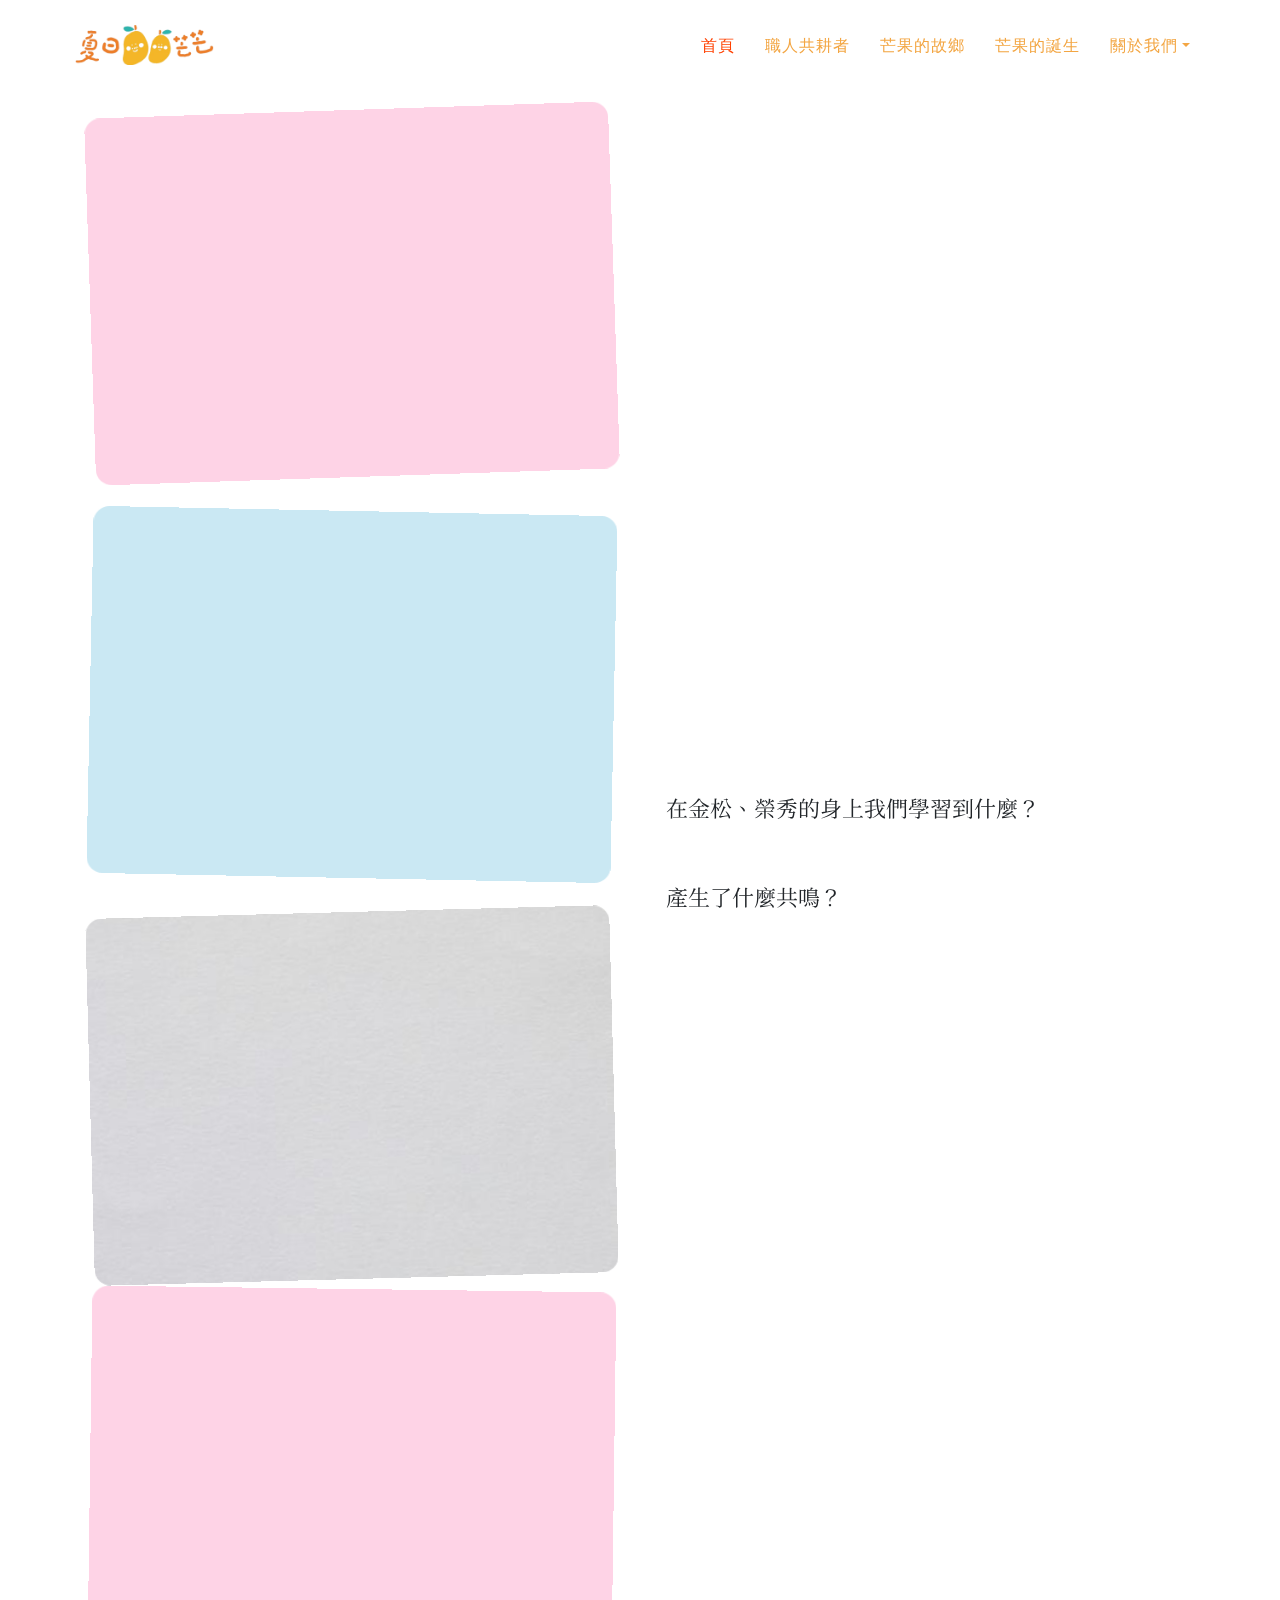
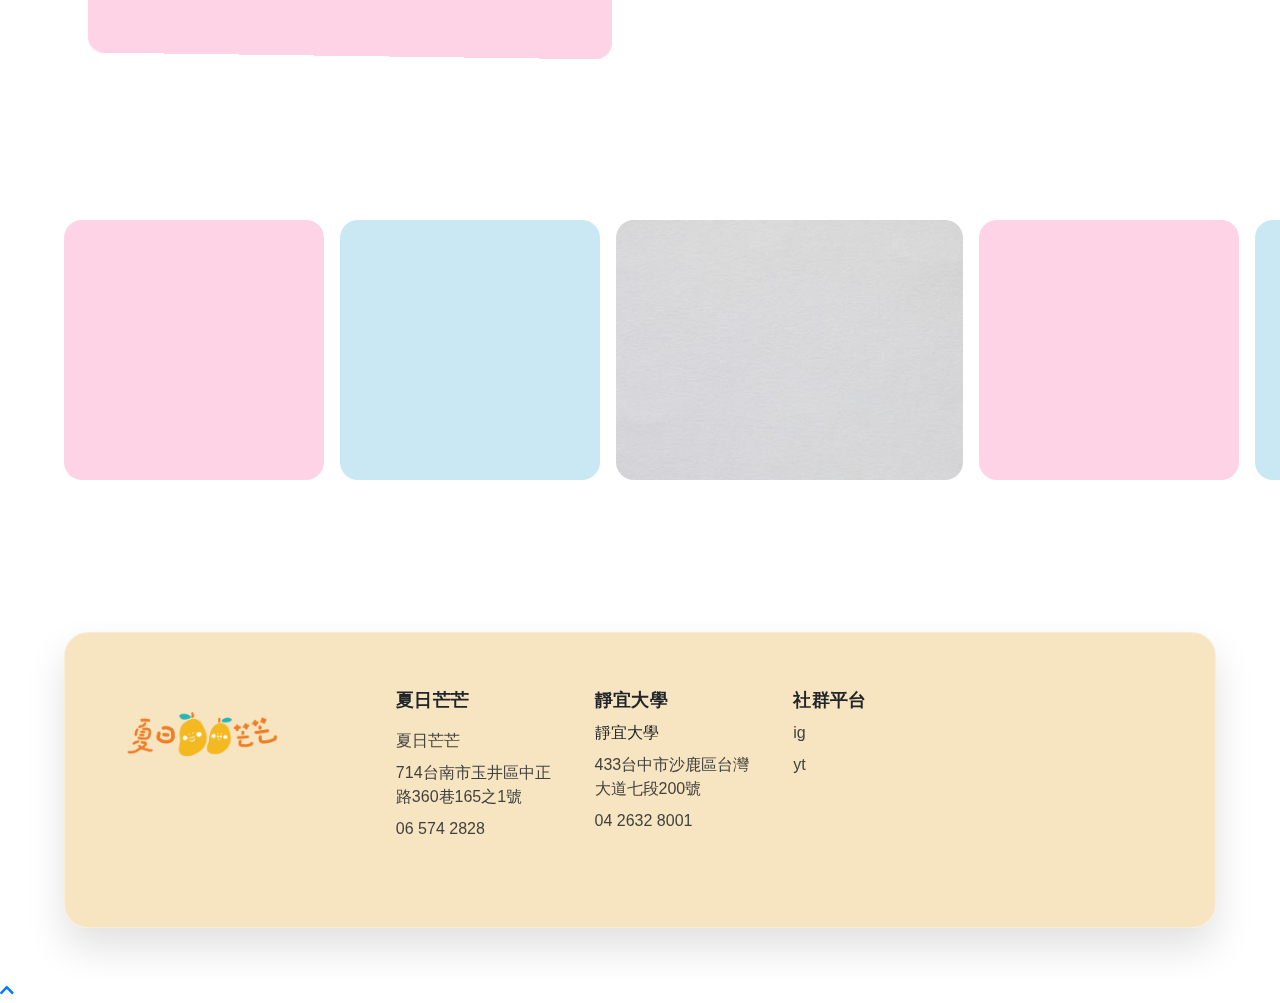
<file: say.html>
<!DOCTYPE html>
<html lang="en">
    <head>
        <meta charset="utf-8">
        <title>歡迎光臨  - Free Charity Website Template</title>
        <meta content="width=device-width, initial-scale=1.0" name="viewport">
        <meta content="Free Website Template" name="keywords">
        <meta content="Free Website Template" name="description">

        <!-- Favicon -->
        <link href="img/favicon.ico" rel="icon">

        <!-- Google Font -->
      <link rel="preconnect" href="https://fonts.googleapis.com">
        <link rel="preconnect" href="https://fonts.gstatic.com" crossorigin>
        <link href="https://fonts.googleapis.com/css2?family=Rampart+One&family=Zen+Antique&family=Zen+Antique+Soft&display=swap" rel="stylesheet">
        <link rel="preconnect" href="https://fonts.googleapis.com">
        <link rel="preconnect" href="https://fonts.googleapis.com">
        <link rel="preconnect" href="https://fonts.gstatic.com" crossorigin>
        <link href="https://fonts.googleapis.com/css2?family=Cactus+Classical+Serif&family=Noto+Serif+HK:wght@200..900&family=Noto+Serif+JP:wght@200..900&family=Noto+Serif+SC:wght@200..900&family=Noto+Serif+TC:wght@200..900&family=Rampart+One&family=Zen+Antique&family=Zen+Antique+Soft&display=swap" rel="stylesheet">
        

        
        <!-- CSS Libraries -->
        <link href="https://stackpath.bootstrapcdn.com/bootstrap/4.4.1/css/bootstrap.min.css" rel="stylesheet">
        <link href="https://cdnjs.cloudflare.com/ajax/libs/font-awesome/5.10.0/css/all.min.css" rel="stylesheet">
        <link href="lib/flaticon/font/flaticon.css" rel="stylesheet">
        <link href="lib/animate/animate.min.css" rel="stylesheet">
        <link href="lib/owlcarousel/assets/owl.carousel.min.css" rel="stylesheet">

        <!-- Template Stylesheet -->
        <link href="css/say.css" rel="stylesheet">
    </head>




        <body class="noise-bg">
        <!-- header Start -->
         <section class="no-noise">
        <div class="navbar navbar-expand-lg bg-dark navbar-dark ">
            <div class="container-fluid">
                <a href="index.html" class="navbar-brand">
                    <img src="img/logo2.png" alt="mango Logo"  height="70">
                </a>
                <button type="button" class="navbar-toggler" data-toggle="collapse" data-target="#navbarCollapse">
                    <span class="navbar-toggler-icon"></span>
                </button>

                <div class="collapse navbar-collapse justify-content-between" id="navbarCollapse">
                    <div class="navbar-nav ml-auto">
                        <a href="index.html" class="nav-item nav-link active">首頁</a>
                        <a href="post.html" class="nav-item nav-link ">職人共耕者</a>
                        <a href="spot.html" class="nav-item nav-link">芒果的故鄉</a>
                        <a href="" class="nav-item nav-link">芒果的誕生</a>
                         <div class="nav-item dropdown">
                            <a href="#" class="nav-link dropdown-toggle" data-toggle="dropdown">關於我們</a>
                            <div class="dropdown-menu">
                                <a href="speak.html" class="dropdown-item">我們想說的事</a>
                                <a href="team.html" class="dropdown-item">團隊介紹</a>
                            </div>
                        </div>
                    </div>
                </div>
            </div>
        </div>
        </section>
        <!-- header End -->

        <!-- ======================= -->
        <!-- ======================= -->
        <!-- 區塊一：圖文不同步滑動 + 三段文字 -->
        <!-- ======================= -->
        <section id="block1" class="say-section block1">
        <div class="b1-container">
            <!-- 左側：照片群（做垂直位移） -->
            <div class="b1-images">
            <div class="b1-img b1-img-1">
                <img src="img/1.png" alt="">
            </div>
            <div class="b1-img b1-img-2">
                <img src="img/2.jpg" alt="">
            </div>
            <div class="b1-img b1-img-3">
                <img src="img/3.jpeg" alt="">
            </div>
            <div class="b1-img b1-img-4">
                <img src="img/1.png" alt="">
            </div>
            </div>

            <!-- 右側：三階段文字 -->
            <div class="b1-text">
            <p class="b1-line b1-line-1">
                在金松、榮秀的身上我們學習到什麼？
            </p>
            <p class="b1-line b1-line-2">
                產生了什麼共鳴？
            </p>
            <p class="b1-line b1-line-3">
                最後想傳遞什麼。
            </p>
            </div>
        </div>
        </section>

        <!-- ======================= -->
        <!-- 區塊二：照片不同步閃爍 + 橫向位移 -->
        <!-- ======================= -->
        <section id="block2" class="say-section block2">
        <div class="b2-viewport">
            <div class="b2-track">
            <img src="img/1.png"  class="b2-photo" alt="">
            <img src="img/2.jpg"  class="b2-photo" alt="">
            <img src="img/3.jpeg" class="b2-photo" alt="">
            <img src="img/1.png"  class="b2-photo" alt="">
            <img src="img/2.jpg"  class="b2-photo" alt="">
            <img src="img/2.jpg"  class="b2-photo" alt="">
            </div>
        </div>
        </section>








               <!-- Footer Start -->
        <footer id="site-footer" class="footer-modern noise-bg footer--bleed">
        <div class="footer-inner container">
            <!-- 半透明玻璃板 -->
            <div class="footer-panel">
            <div class="footer-grid">

                <!-- 左上：Logo（自動佔兩排） -->
                <a class="footer-brand" href="/">
                <img src="img/logo.PNG" alt="Brand" />
                </a>

                <!-- 第一排四欄 -->
                <section class="footer-col">
                <h4>夏日芒芒</h4>
                <ul class="footer-list">
                    <li><a href="#"></a></li>
                    <li><a href="#">夏日芒芒</a></li>
                    <li><a href="#"> 714台南市玉井區中正路360巷165之1號</a></li>
                    <li><a href="#">06 574 2828</a></li>
                </ul>
                </section>

                <section class="footer-col">
                <h4>靜宜大學</h4>
                <ul class="footer-list">
                    <li><a href="#"></a>靜宜大學</li>
                    <li><a href="#">433台中市沙鹿區台灣大道七段200號</a></li>
                    <li><a href="#">04 2632 8001</a></li>
                </ul>
                </section>

                <section class="footer-col">
                <h4>社群平台</h4>
                <ul class="footer-list">
                    <li><a href="#">ig</a></li>
                    <li><a href="#">yt</a></li>
                </ul>
                </section>

            </div>
            </div>
        </div>
        </footer>
        <!-- Footer End -->




        
        <!-- Back to top button -->
        <a href="#" class="back-to-top"><i class="fa fa-chevron-up"></i></a>
        
        <!-- Pre Loader -->
        <div id="loader" class="show">
            <div class="loader"></div>
        </div>

        <!-- JavaScript Libraries -->
        <script src="https://code.jquery.com/jquery-3.4.1.min.js"></script>
        <script src="https://stackpath.bootstrapcdn.com/bootstrap/4.4.1/js/bootstrap.bundle.min.js"></script>
        <script src="lib/easing/easing.min.js"></script>
        <script src="lib/owlcarousel/owl.carousel.min.js"></script>
        <script src="lib/waypoints/waypoints.min.js"></script>
        <script src="lib/counterup/counterup.min.js"></script>
        <script src="lib/parallax/parallax.min.js"></script>
        
        <!-- Contact Javascript File -->
        <script src="mail/jqBootstrapValidation.min.js"></script>
        <script src="mail/contact.js"></script>

        <!-- Template Javascript -->
        <script src="js/say.js"></script>
        <!-- JR Wave defs：只需引入一次 -->
         <div class="grain-layer" aria-hidden="true"></div>
    </body>
</file>
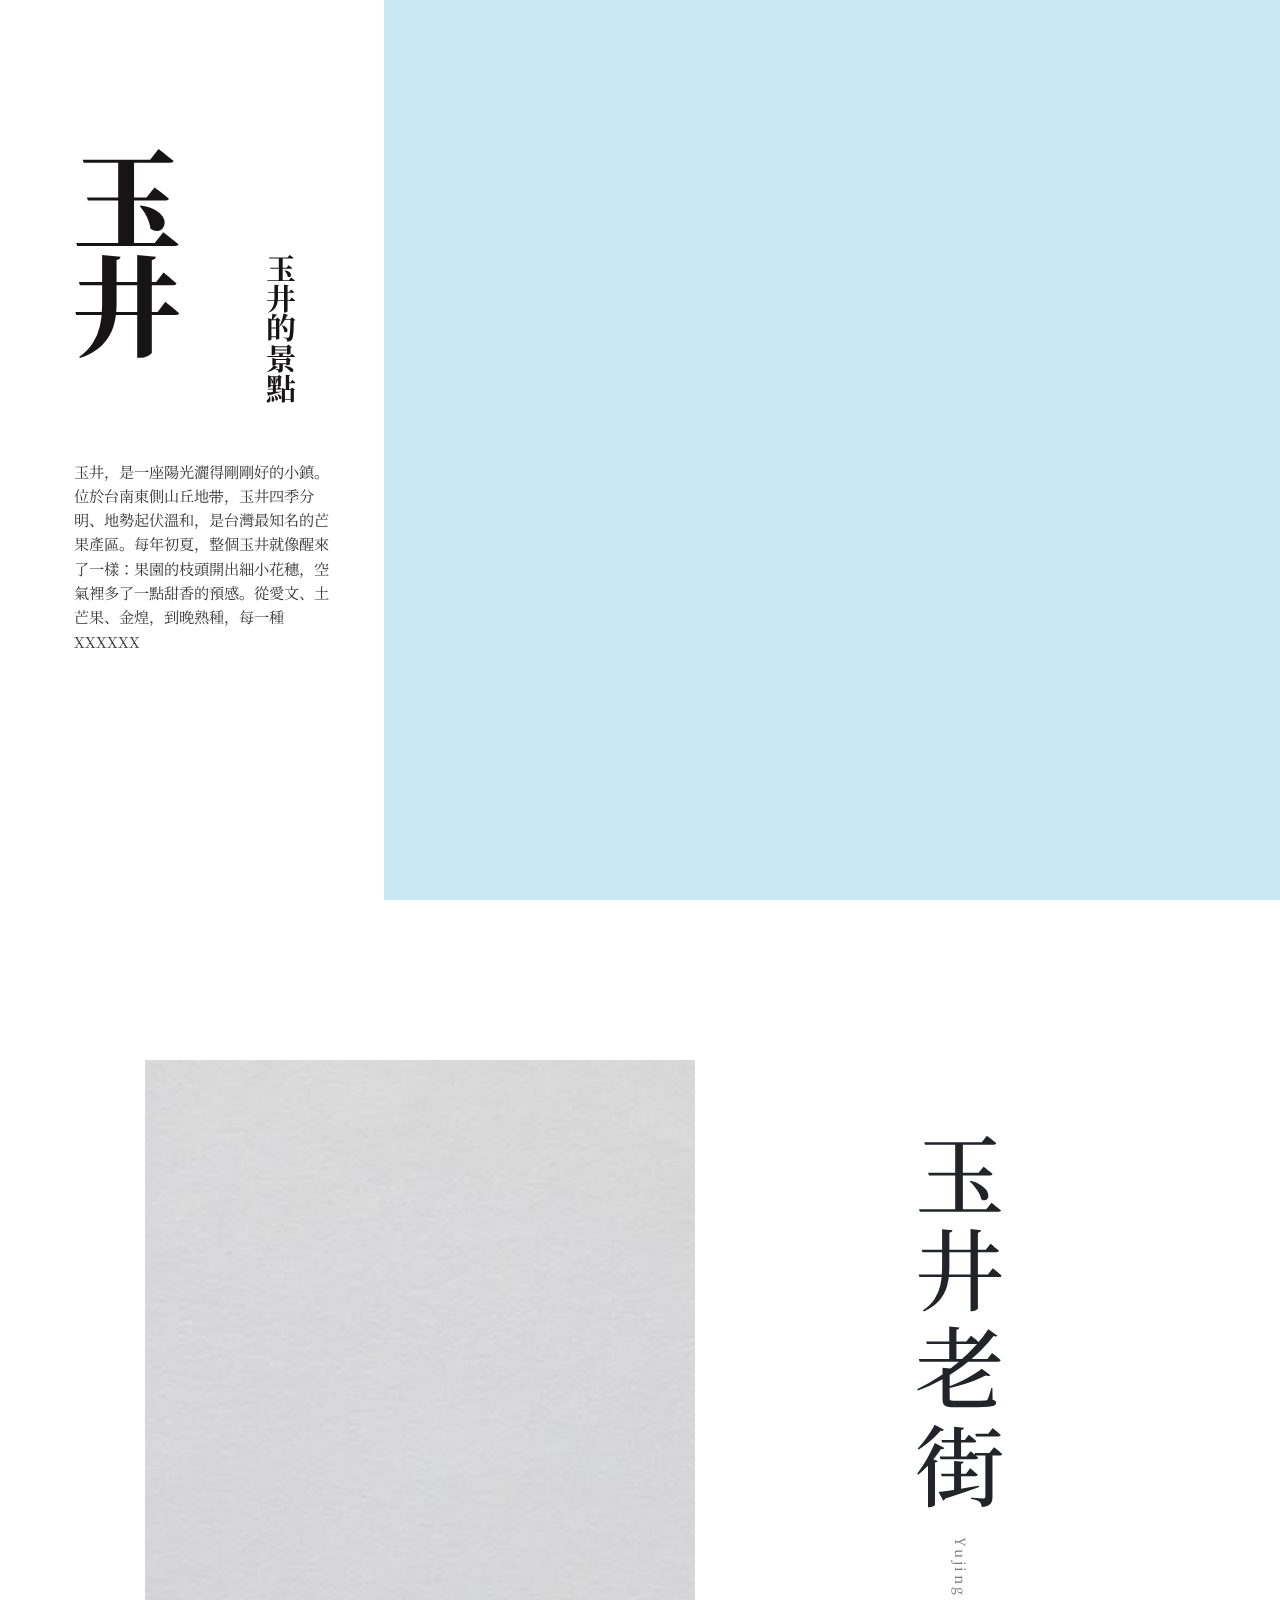
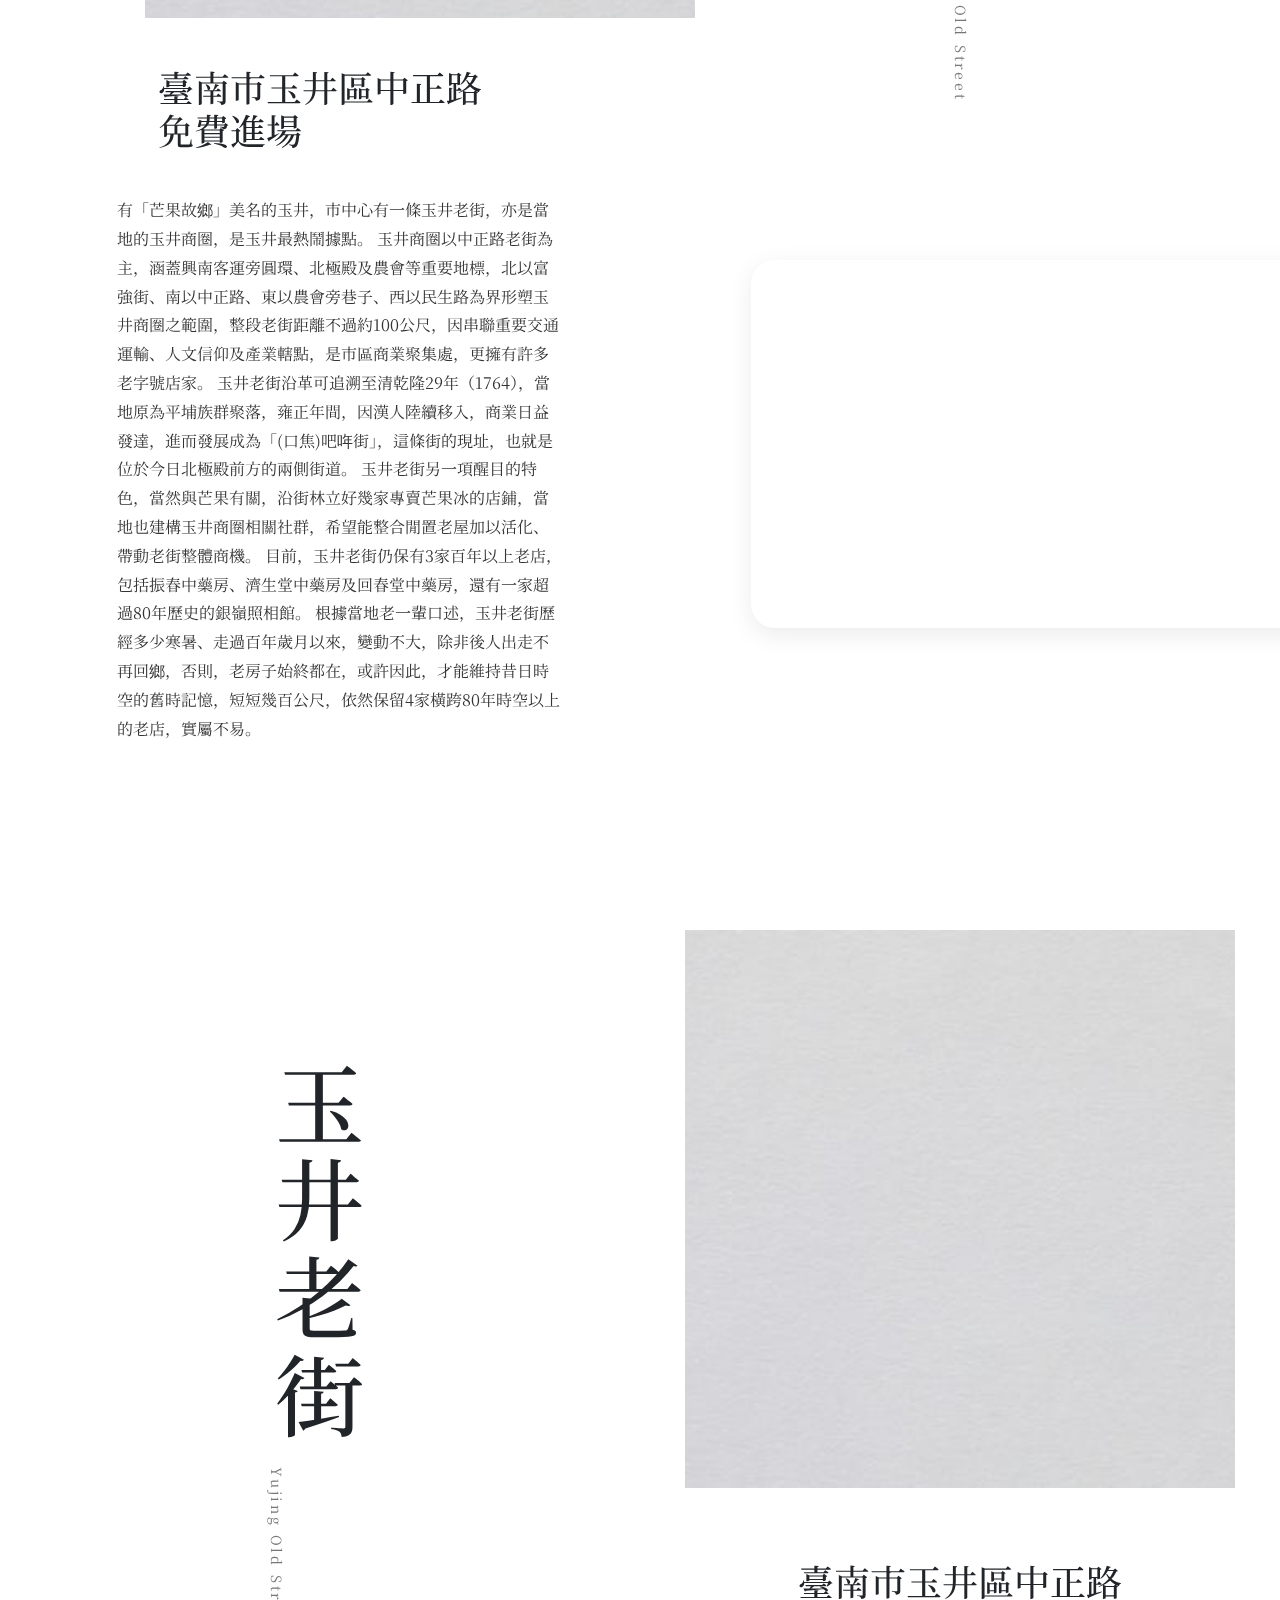
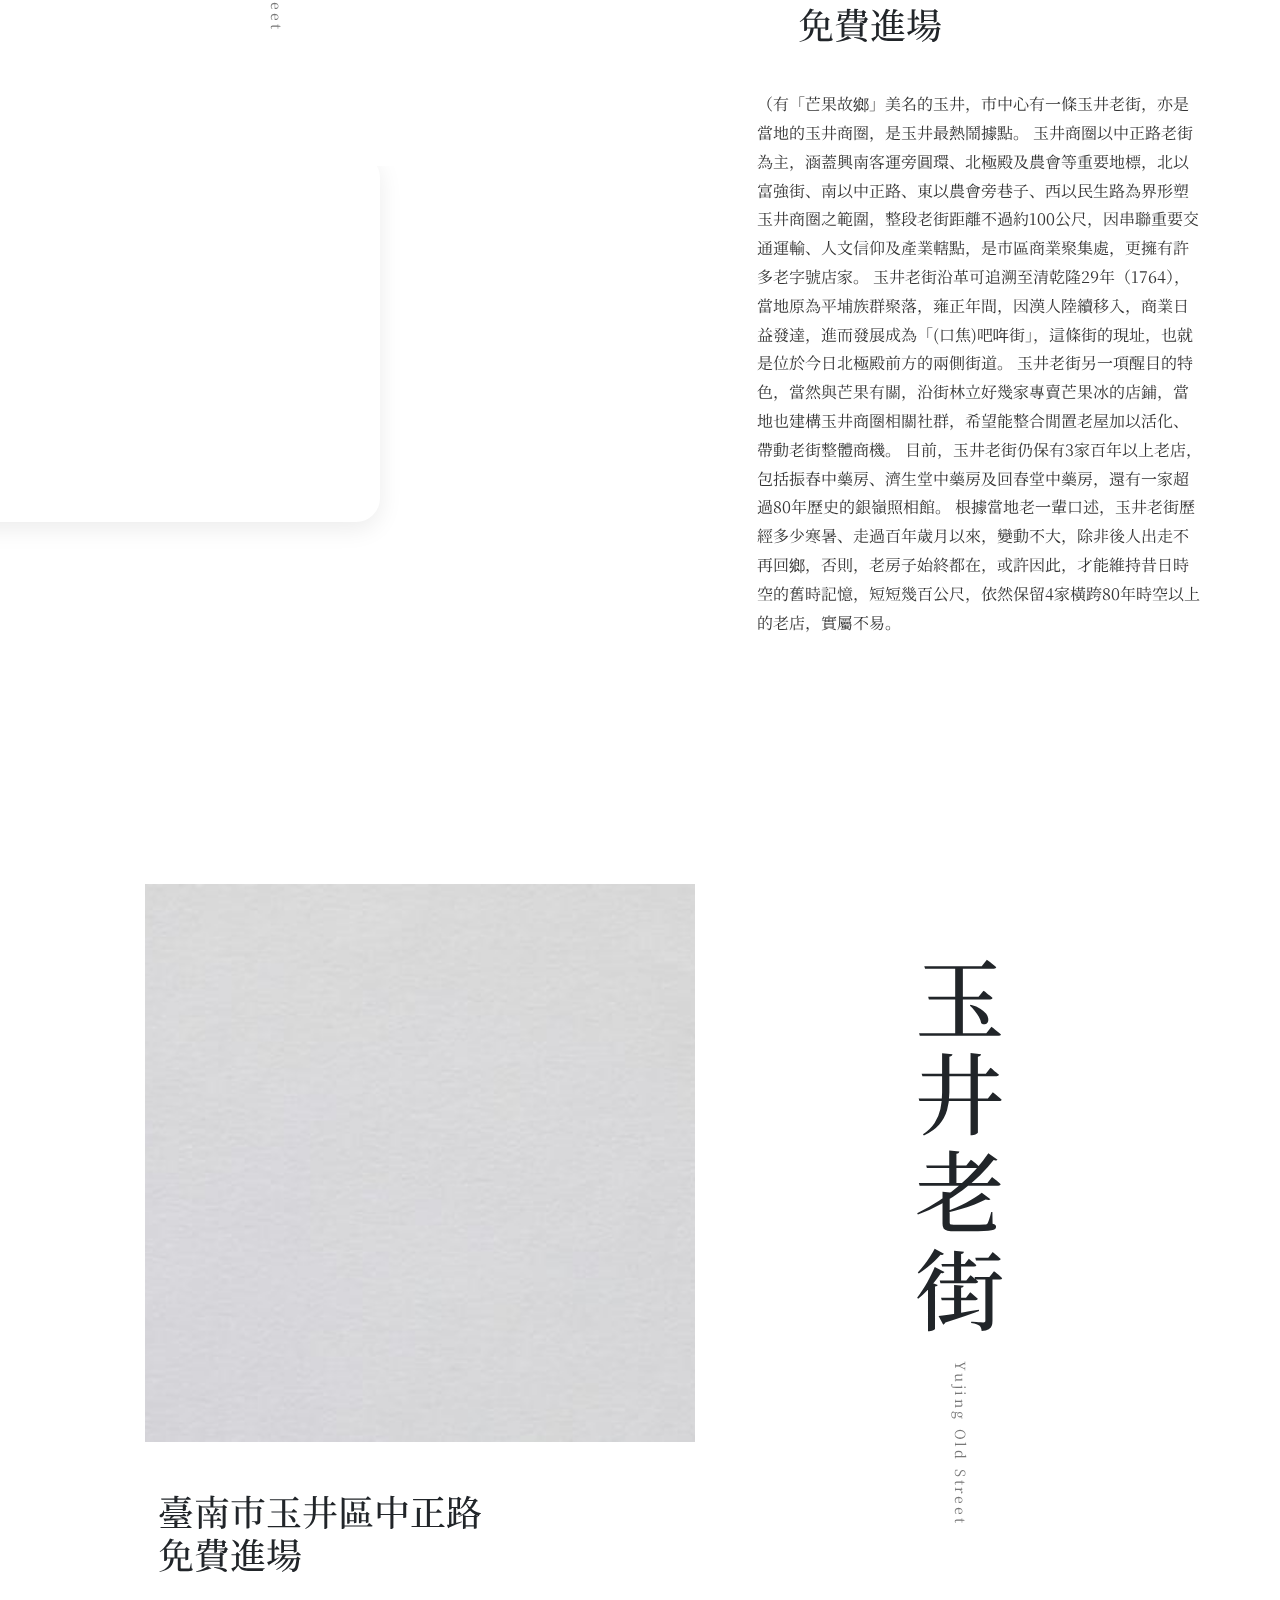
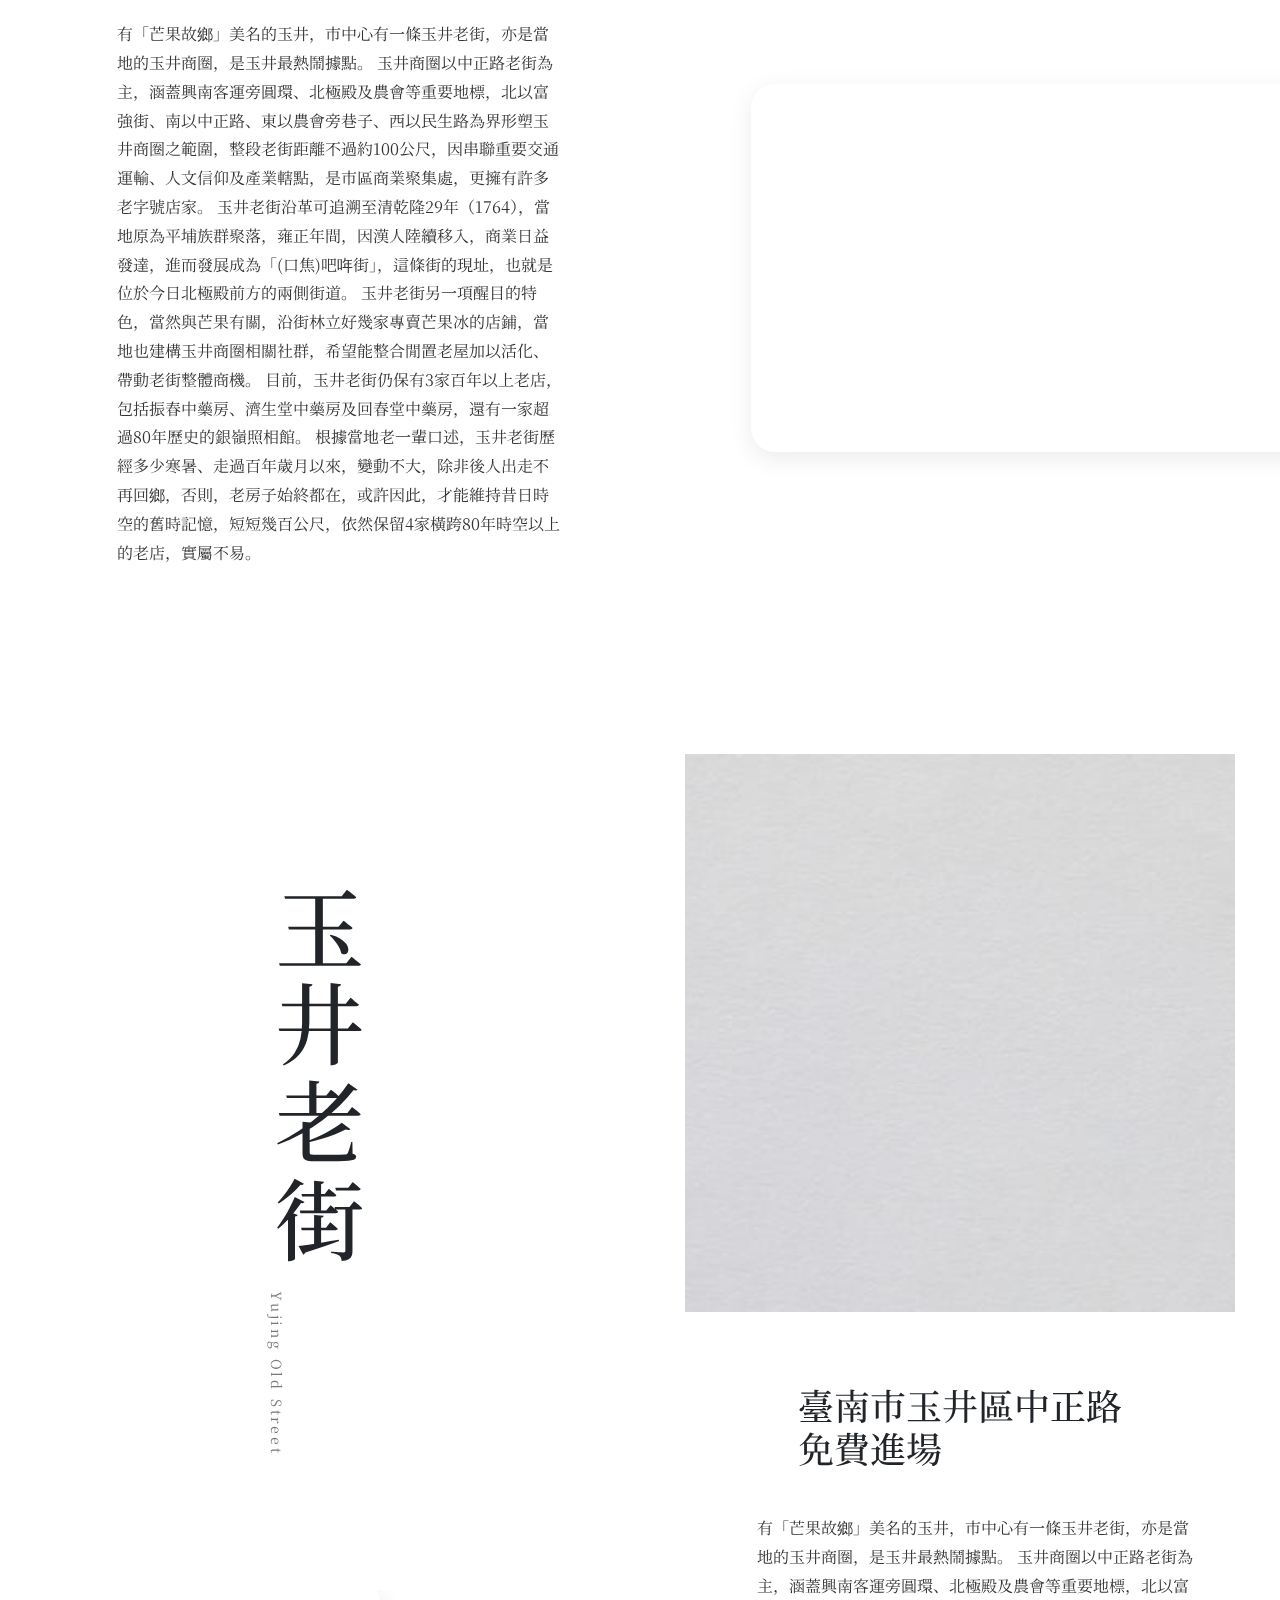
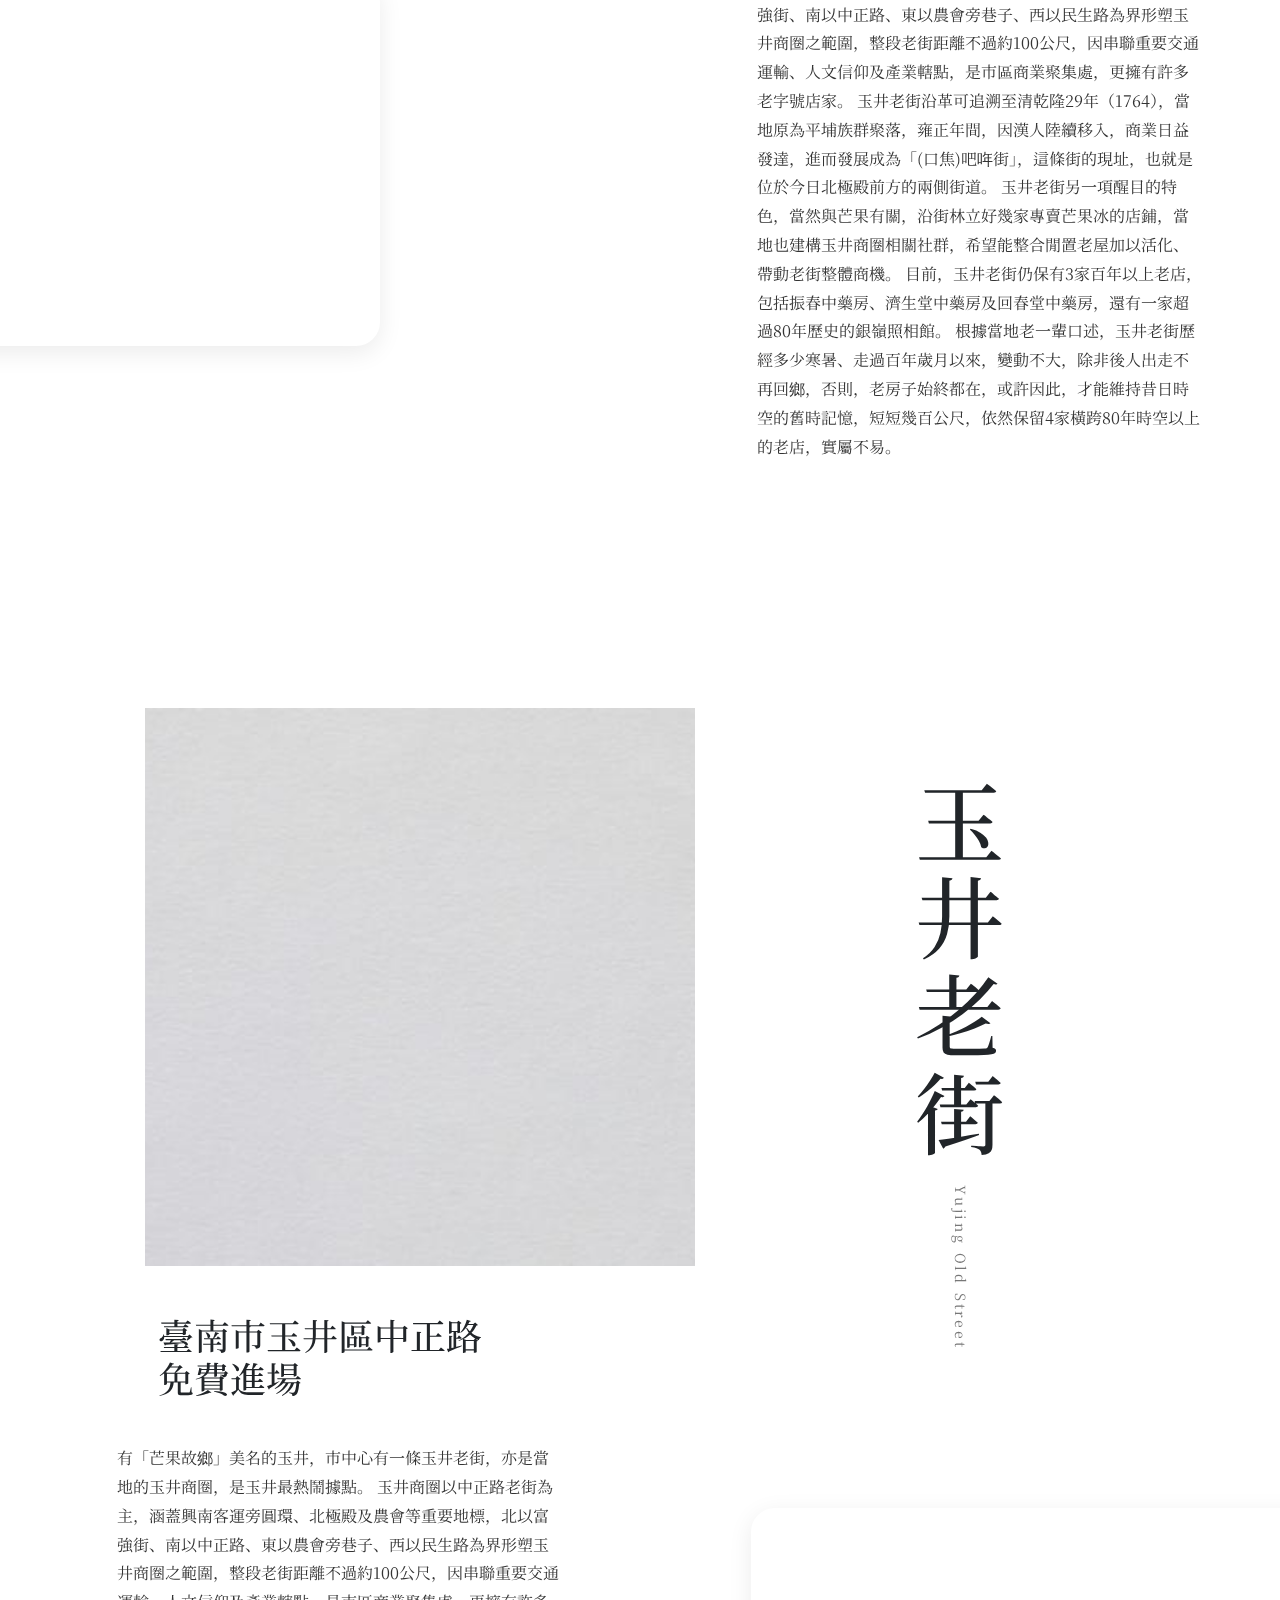
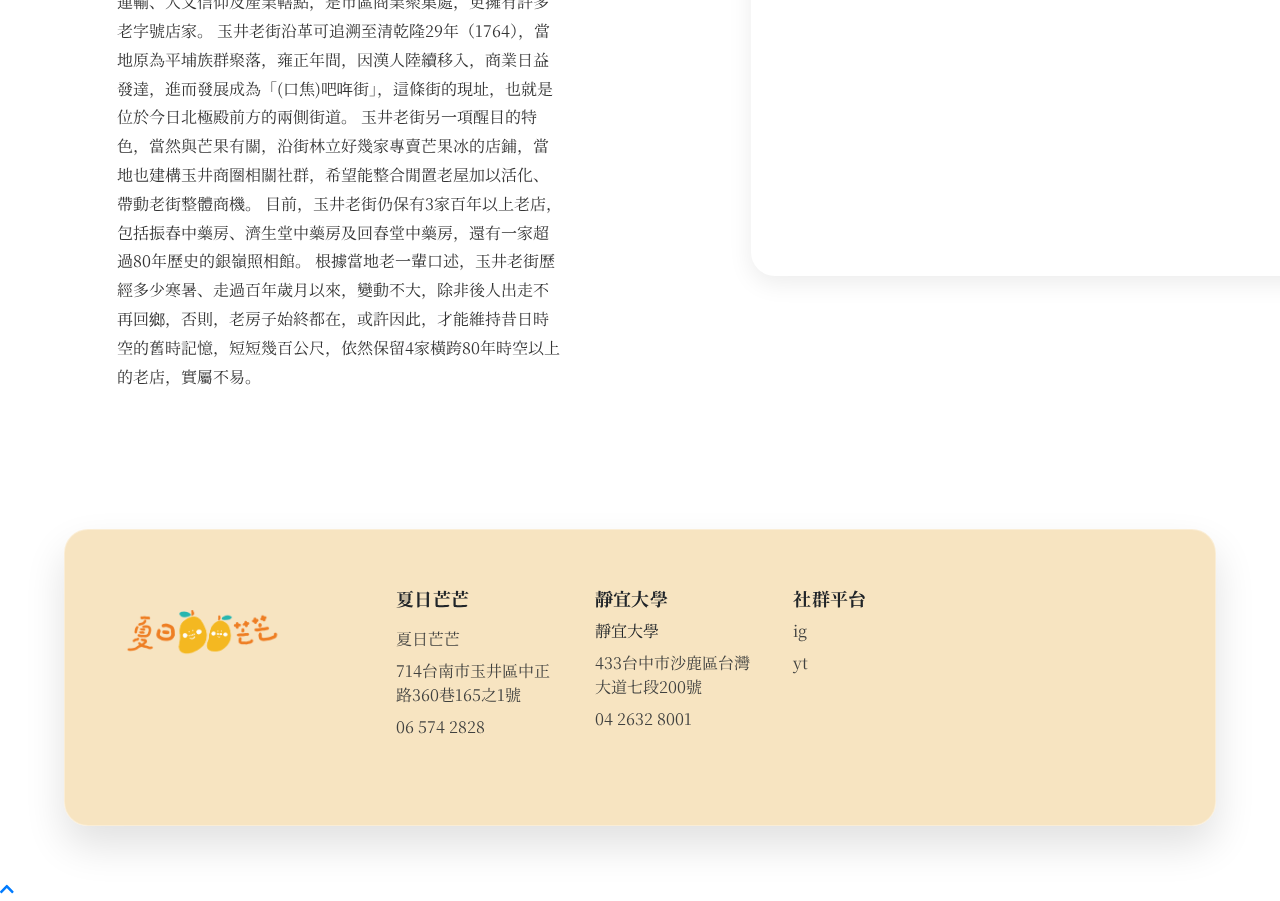
<file: spot.html>
<!DOCTYPE html>
<html lang="ja">
<head>
        <meta charset="utf-8">
        <title>歡迎光臨 - Free Charity Website Template</title>
        <meta content="width=device-width, initial-scale=1.0" name="viewport">
        <meta content="Free Website Template" name="keywords">
        <meta content="Free Website Template" name="description">

        <!-- Favicon -->
        <link href="img/favicon.ico" rel="icon">

        <!-- Google Font --> 
        <link rel="preconnect" href="https://fonts.googleapis.com">
        <link rel="preconnect" href="https://fonts.gstatic.com" crossorigin>
        <link href="https://fonts.googleapis.com/css2?family=Rampart+One&family=Zen+Antique&family=Zen+Antique+Soft&display=swap" rel="stylesheet">
        <link rel="preconnect" href="https://fonts.googleapis.com">
        <link rel="preconnect" href="https://fonts.googleapis.com">
        <link rel="preconnect" href="https://fonts.gstatic.com" crossorigin>
        <link href="https://fonts.googleapis.com/css2?family=Cactus+Classical+Serif&family=Noto+Serif+HK:wght@200..900&family=Noto+Serif+JP:wght@200..900&family=Noto+Serif+SC:wght@200..900&family=Noto+Serif+TC:wght@200..900&family=Rampart+One&family=Zen+Antique&family=Zen+Antique+Soft&display=swap" rel="stylesheet">
                <!-- CSS Libraries -->
        <link href="https://stackpath.bootstrapcdn.com/bootstrap/4.4.1/css/bootstrap.min.css" rel="stylesheet">
        <link href="https://cdnjs.cloudflare.com/ajax/libs/font-awesome/5.10.0/css/all.min.css" rel="stylesheet">
        <link href="lib/flaticon/font/flaticon.css" rel="stylesheet">
        <link href="lib/animate/animate.min.css" rel="stylesheet">
        <link href="lib/owlcarousel/assets/owl.carousel.min.css" rel="stylesheet">
        

        <!-- Template Stylesheet -->
        <!-- <link href="css/style.css" rel="stylesheet"> -->
        <link href="css/spot.css" rel="stylesheet">
    
</head>
<body>
  <!-- header Start -->
    <header class="site-header hidden">
        <section class="no-noise">
            <div class="navbar navbar-expand-lg bg-dark navbar-dark "  id="siteNav">
                <div class="container-fluid">
                    <a href="index.html" class="navbar-brand">
                        <img src="img/logo2.png" alt="mango Logo"  height="70">
                    </a>
                    <button type="button" class="navbar-toggler" data-toggle="collapse" data-target="#navbarCollapse">
                        <span class="navbar-toggler-icon"></span>
                    </button>
                    <div class="collapse navbar-collapse justify-content-between" id="navbarCollapse">
                        <div class="navbar-nav ml-auto">
                            <a href="index.html" class="nav-item nav-link">首頁</a>
                            <a href="post.html" class="nav-item nav-link ">職人共耕者</a>
                            <a href="spot.html" class="nav-item nav-link active">芒果的故鄉</a>
                            <a href="" class="nav-item nav-link">芒果的誕生</a>
                            <div class="nav-item dropdown">
                                <a href="#" class="nav-link  dropdown-toggle" data-toggle="dropdown">關於我們</a>
                                <div class="dropdown-menu">
                                    <a href="speak.html" class="dropdown-item">我們想說的事</a>
                                    <a href="team.html" class="dropdown-item">團隊介紹</a>
                                </div>
                            </div>
                        </div>
                    </div>
                </div>
            </div>
        </section>
    </header>
    <!-- 讓 header 出現時頂部不跳動的佔位器 -->
    <div id="nav-spacer"></div>
    <!-- header End -->

    <div class="spot-wrapper">
    <!-- 左側 -->
        <section class="spot-left">
            <div class="spot-copy">
                <h1 class="spot-title">玉井</h1>
                <p class="spot-subtitle">玉井的景點</p>
                <p class="spot-desc">
                    玉井，是一座陽光灑得剛剛好的小鎮。
                    位於台南東側山丘地带，玉井四季分明、地勢起伏溫和，是台灣最知名的芒果產區。每年初夏，整個玉井就像醒來了一樣：果園的枝頭開出細小花穗，空氣裡多了一點甜香的預感。從愛文、土芒果、金煌，到晚熟種，每一種XXXXXX
                </p>
            </div>
        </section>

        <!-- 右側：背景圖輪播 -->
        <section class="spot-right">
        <div class="slider">
            <!-- Slide 1 -->
            <div class="slide active" style="background-image:url('img/foodblue.jpg')">
                <div class="caption">
                    <!-- <p class="jp">農業團隊</p>
                    <p class="en">Spot Field Crew</p> -->
                </div>
            </div>
            <!-- Slide 2 -->
            <div class="slide" style="background-image:url('img/foodgray.jpeg')">
                <div class="caption">
                    <!-- <p class="jp">アカマツ</p>
                    <p class="en">Pinus Densiflora</p> -->
                </div>
            </div>
            <!-- Slide 3 -->
            <div class="slide" style="background-image:url('img/foodpike.png')">
                <div class="caption">
                    <!-- <p class="jp">ヒノキ</p>
                    <p class="en">Chamaecyparis obtusa</p> -->
                </div>
            </div>
        </div>
        </section>
  </div>


    <!-- half1 start -->
     <!-- 固定左、右邊跟著「整頁」自然滾動（最順） -->
    <section class="split-track swap" id="combining">
    <!-- 左邊：固定在視窗內 -->
    <aside class="track-left">
        <div class="vstack">
        <h2 class="jp-vertical">玉井老街</h2>
        <span class="en-vert">Yujing Old Street</span>
        </div>
    </aside>

    <!-- 右邊：一般長內容，隨整頁滾動（不會有內層捲軸） -->
    <div class="track-right">
        <div class="left-photo" style="background-image:url('img/foodgray.jpeg')"></div>
        <!-- <section class="pane hero" style="background-image:url('img/1.jpeg')"></section> -->

        <section class="pane pane-white pane-map">
        <div class="copy">
            <h3>臺南市玉井區中正路<br>免費進場</h3>
            <p>有「芒果故鄉」美名的玉井，市中心有一條玉井老街，亦是當地的玉井商圈，是玉井最熱鬧據點。

            玉井商圈以中正路老街為主，涵蓋興南客運旁圓環、北極殿及農會等重要地標，北以富強街、南以中正路、東以農會旁巷子、西以民生路為界形塑玉井商圈之範圍，整段老街距離不過約100公尺，因串聯重要交通運輸、人文信仰及產業轄點，是市區商業聚集處，更擁有許多老字號店家。

            玉井老街沿革可追溯至清乾隆29年（1764），當地原為平埔族群聚落，雍正年間，因漢人陸續移入，商業日益發達，進而發展成為「(口焦)吧哖街」，這條街的現址，也就是位於今日北極殿前方的兩側街道。

            玉井老街另一項醒目的特色，當然與芒果有關，沿街林立好幾家專賣芒果冰的店鋪，當地也建構玉井商圈相關社群，希望能整合閒置老屋加以活化、帶動老街整體商機。

            目前，玉井老街仍保有3家百年以上老店，包括振春中藥房、濟生堂中藥房及回春堂中藥房，還有一家超過80年歷史的銀嶺照相館。

            根據當地老一輩口述，玉井老街歷經多少寒暑、走過百年歲月以來，變動不大，除非後人出走不再回鄉，否則，老房子始終都在，或許因此，才能維持昔日時空的舊時記憶，短短幾百公尺，依然保留4家橫跨80年時空以上的老店，實屬不易。</p>
            <!-- 右邊紅框位置的 Google Map -->
            <!-- 右：Google Map（⚠️ 不要帶 width/height/style） -->
            <div class="inline-map">
                <iframe
                    src="https://www.google.com/maps/embed?pb=!1m18!1m12!1m3!1d3668.709109423245!2d120.48073257551519!3d23.144305611774104!2m3!1f0!2f0!3f0!3m2!1i1024!2i768!4f13.1!3m3!1m2!1s0x346e61b1c5d22d95%3A0xd382893ef9009d1d!2z5Y-w5Y2X5biC5Lit5q2j6Lev!5e0!3m2!1szh-TW!2stw!4v1759413687314!5m2!1szh-TW!2stw"
                    loading="lazy" allowfullscreen
                    referrerpolicy="no-referrer-when-downgrade">
                </iframe>
            </div>

        </div>
        </section>
    </div>
    </section>
    <!-- half1 end -->

    <!-- half2 start -->
   <!-- 固定左、右邊跟著「整頁」自然滾動（標題在左邊的版本） -->
    <section class="split-track" id="combining-n">
    <!-- 左邊：固定在視窗內 -->
    <aside class="track-left-n">
        <div class="vstack-n">
        <h2 class="jp-vertical-n">玉井老街</h2>
        <span class="en-vert-n">Yujing Old Street</span>
        </div>
    </aside>

    <!-- 右邊：一般長內容 -->
    <div class="track-right-n">
        <div class="left-photo-n" style="background-image:url('img/foodgray.jpeg')"></div>

        <section class="pane pane-white pane-map-n">
        <div class="copy-n">
            <h3>臺南市玉井區中正路<br>免費進場</h3>
            <p>（有「芒果故鄉」美名的玉井，市中心有一條玉井老街，亦是當地的玉井商圈，是玉井最熱鬧據點。

            玉井商圈以中正路老街為主，涵蓋興南客運旁圓環、北極殿及農會等重要地標，北以富強街、南以中正路、東以農會旁巷子、西以民生路為界形塑玉井商圈之範圍，整段老街距離不過約100公尺，因串聯重要交通運輸、人文信仰及產業轄點，是市區商業聚集處，更擁有許多老字號店家。

            玉井老街沿革可追溯至清乾隆29年（1764），當地原為平埔族群聚落，雍正年間，因漢人陸續移入，商業日益發達，進而發展成為「(口焦)吧哖街」，這條街的現址，也就是位於今日北極殿前方的兩側街道。

            玉井老街另一項醒目的特色，當然與芒果有關，沿街林立好幾家專賣芒果冰的店鋪，當地也建構玉井商圈相關社群，希望能整合閒置老屋加以活化、帶動老街整體商機。

            目前，玉井老街仍保有3家百年以上老店，包括振春中藥房、濟生堂中藥房及回春堂中藥房，還有一家超過80年歷史的銀嶺照相館。

            根據當地老一輩口述，玉井老街歷經多少寒暑、走過百年歲月以來，變動不大，除非後人出走不再回鄉，否則，老房子始終都在，或許因此，才能維持昔日時空的舊時記憶，短短幾百公尺，依然保留4家橫跨80年時空以上的老店，實屬不易。</p>

            <div class="inline-map-n">
            <iframe
                src="https://www.google.com/maps/embed?pb=!1m18!1m12!1m3!1d3668.709109423245!2d120.48073257551519!3d23.144305611774104!2m3!1f0!2f0!3f0!3m2!1i1024!2i768!4f13.1!3m3!1m2!1s0x346e61b1c5d22d95%3A0xd382893ef9009d1d!2z5Y-w5Y2X5biC5Lit5q2j6Lev!5e0!3m2!1szh-TW!2stw!4v1759413687314!5m2!1szh-TW!2stw"
                loading="lazy" allowfullscreen
                referrerpolicy="no-referrer-when-downgrade"></iframe>
            </div>
        </div>
        </section>
    </div>
    </section>

    <!-- half2 end -->


    <!-- half3 start -->
          <!-- 固定左、右邊跟著「整頁」自然滾動（最順） -->
    <section class="split-track swap" id="combining">
    <!-- 左邊：固定在視窗內 -->
    <aside class="track-left">
        <div class="vstack">
        <h2 class="jp-vertical">玉井老街</h2>
        <span class="en-vert">Yujing Old Street</span>
        </div>
    </aside>

    <!-- 右邊：一般長內容，隨整頁滾動（不會有內層捲軸） -->
    <div class="track-right">
        <div class="left-photo" style="background-image:url('img/foodgray.jpeg')"></div>
        <!-- <section class="pane hero" style="background-image:url('img/1.jpeg')"></section> -->

        <section class="pane pane-white pane-map">
        <div class="copy">
            <h3>臺南市玉井區中正路<br>免費進場</h3>
            <p>有「芒果故鄉」美名的玉井，市中心有一條玉井老街，亦是當地的玉井商圈，是玉井最熱鬧據點。

            玉井商圈以中正路老街為主，涵蓋興南客運旁圓環、北極殿及農會等重要地標，北以富強街、南以中正路、東以農會旁巷子、西以民生路為界形塑玉井商圈之範圍，整段老街距離不過約100公尺，因串聯重要交通運輸、人文信仰及產業轄點，是市區商業聚集處，更擁有許多老字號店家。

            玉井老街沿革可追溯至清乾隆29年（1764），當地原為平埔族群聚落，雍正年間，因漢人陸續移入，商業日益發達，進而發展成為「(口焦)吧哖街」，這條街的現址，也就是位於今日北極殿前方的兩側街道。

            玉井老街另一項醒目的特色，當然與芒果有關，沿街林立好幾家專賣芒果冰的店鋪，當地也建構玉井商圈相關社群，希望能整合閒置老屋加以活化、帶動老街整體商機。

            目前，玉井老街仍保有3家百年以上老店，包括振春中藥房、濟生堂中藥房及回春堂中藥房，還有一家超過80年歷史的銀嶺照相館。

            根據當地老一輩口述，玉井老街歷經多少寒暑、走過百年歲月以來，變動不大，除非後人出走不再回鄉，否則，老房子始終都在，或許因此，才能維持昔日時空的舊時記憶，短短幾百公尺，依然保留4家橫跨80年時空以上的老店，實屬不易。</p>
            <!-- 右邊紅框位置的 Google Map -->
            <!-- 右：Google Map（⚠️ 不要帶 width/height/style） -->
            <div class="inline-map">
                <iframe
                    src="https://www.google.com/maps/embed?pb=!1m18!1m12!1m3!1d3668.709109423245!2d120.48073257551519!3d23.144305611774104!2m3!1f0!2f0!3f0!3m2!1i1024!2i768!4f13.1!3m3!1m2!1s0x346e61b1c5d22d95%3A0xd382893ef9009d1d!2z5Y-w5Y2X5biC5Lit5q2j6Lev!5e0!3m2!1szh-TW!2stw!4v1759413687314!5m2!1szh-TW!2stw"
                    loading="lazy" allowfullscreen
                    referrerpolicy="no-referrer-when-downgrade">
                </iframe>
            </div>

        </div>
        </section>
    </div>
    </section>
    <!-- half3 end -->


    <!-- half4 start -->
        <section class="split-track" id="combining-n">
    <!-- 左邊：固定在視窗內 -->
    <aside class="track-left-n">
        <div class="vstack-n">
        <h2 class="jp-vertical-n">玉井老街</h2>
        <span class="en-vert-n">Yujing Old Street</span>
        </div>
    </aside>

    <!-- 右邊：一般長內容 -->
    <div class="track-right-n">
        <div class="left-photo-n" style="background-image:url('img/foodgray.jpeg')"></div>

        <section class="pane pane-white pane-map-n">
        <div class="copy-n">
            <h3>臺南市玉井區中正路<br>免費進場</h3>
            <p>有「芒果故鄉」美名的玉井，市中心有一條玉井老街，亦是當地的玉井商圈，是玉井最熱鬧據點。

            玉井商圈以中正路老街為主，涵蓋興南客運旁圓環、北極殿及農會等重要地標，北以富強街、南以中正路、東以農會旁巷子、西以民生路為界形塑玉井商圈之範圍，整段老街距離不過約100公尺，因串聯重要交通運輸、人文信仰及產業轄點，是市區商業聚集處，更擁有許多老字號店家。

            玉井老街沿革可追溯至清乾隆29年（1764），當地原為平埔族群聚落，雍正年間，因漢人陸續移入，商業日益發達，進而發展成為「(口焦)吧哖街」，這條街的現址，也就是位於今日北極殿前方的兩側街道。

            玉井老街另一項醒目的特色，當然與芒果有關，沿街林立好幾家專賣芒果冰的店鋪，當地也建構玉井商圈相關社群，希望能整合閒置老屋加以活化、帶動老街整體商機。

            目前，玉井老街仍保有3家百年以上老店，包括振春中藥房、濟生堂中藥房及回春堂中藥房，還有一家超過80年歷史的銀嶺照相館。

            根據當地老一輩口述，玉井老街歷經多少寒暑、走過百年歲月以來，變動不大，除非後人出走不再回鄉，否則，老房子始終都在，或許因此，才能維持昔日時空的舊時記憶，短短幾百公尺，依然保留4家橫跨80年時空以上的老店，實屬不易。</p>

            <div class="inline-map-n">
            <iframe
                src="https://www.google.com/maps/embed?pb=!1m18!1m12!1m3!1d3668.709109423245!2d120.48073257551519!3d23.144305611774104!2m3!1f0!2f0!3f0!3m2!1i1024!2i768!4f13.1!3m3!1m2!1s0x346e61b1c5d22d95%3A0xd382893ef9009d1d!2z5Y-w5Y2X5biC5Lit5q2j6Lev!5e0!3m2!1szh-TW!2stw!4v1759413687314!5m2!1szh-TW!2stw"
                loading="lazy" allowfullscreen
                referrerpolicy="no-referrer-when-downgrade"></iframe>
            </div>
        </div>
        </section>
    </div>
    </section>
    <!-- half4 end -->


    <!-- half5 start -->
          <!-- 固定左、右邊跟著「整頁」自然滾動（最順） -->
    <section class="split-track swap" id="combining">
    <!-- 左邊：固定在視窗內 -->
    <aside class="track-left">
        <div class="vstack">
        <h2 class="jp-vertical">玉井老街</h2>
        <span class="en-vert">Yujing Old Street</span>
        </div>
    </aside>

    <!-- 右邊：一般長內容，隨整頁滾動（不會有內層捲軸） -->
    <div class="track-right">
        <div class="left-photo" style="background-image:url('img/foodgray.jpeg')"></div>
        <!-- <section class="pane hero" style="background-image:url('img/1.jpeg')"></section> -->

        <section class="pane pane-white pane-map">
        <div class="copy">
            <h3>臺南市玉井區中正路<br>免費進場</h3>
            <p>有「芒果故鄉」美名的玉井，市中心有一條玉井老街，亦是當地的玉井商圈，是玉井最熱鬧據點。

            玉井商圈以中正路老街為主，涵蓋興南客運旁圓環、北極殿及農會等重要地標，北以富強街、南以中正路、東以農會旁巷子、西以民生路為界形塑玉井商圈之範圍，整段老街距離不過約100公尺，因串聯重要交通運輸、人文信仰及產業轄點，是市區商業聚集處，更擁有許多老字號店家。

            玉井老街沿革可追溯至清乾隆29年（1764），當地原為平埔族群聚落，雍正年間，因漢人陸續移入，商業日益發達，進而發展成為「(口焦)吧哖街」，這條街的現址，也就是位於今日北極殿前方的兩側街道。

            玉井老街另一項醒目的特色，當然與芒果有關，沿街林立好幾家專賣芒果冰的店鋪，當地也建構玉井商圈相關社群，希望能整合閒置老屋加以活化、帶動老街整體商機。

            目前，玉井老街仍保有3家百年以上老店，包括振春中藥房、濟生堂中藥房及回春堂中藥房，還有一家超過80年歷史的銀嶺照相館。

            根據當地老一輩口述，玉井老街歷經多少寒暑、走過百年歲月以來，變動不大，除非後人出走不再回鄉，否則，老房子始終都在，或許因此，才能維持昔日時空的舊時記憶，短短幾百公尺，依然保留4家橫跨80年時空以上的老店，實屬不易。</p>
            <!-- 右邊紅框位置的 Google Map -->
            <!-- 右：Google Map（⚠️ 不要帶 width/height/style） -->
            <div class="inline-map">
                <iframe
                    src="https://www.google.com/maps/embed?pb=!1m18!1m12!1m3!1d3668.709109423245!2d120.48073257551519!3d23.144305611774104!2m3!1f0!2f0!3f0!3m2!1i1024!2i768!4f13.1!3m3!1m2!1s0x346e61b1c5d22d95%3A0xd382893ef9009d1d!2z5Y-w5Y2X5biC5Lit5q2j6Lev!5e0!3m2!1szh-TW!2stw!4v1759413687314!5m2!1szh-TW!2stw"
                    loading="lazy" allowfullscreen
                    referrerpolicy="no-referrer-when-downgrade">
                </iframe>
            </div>

        </div>
        </section>
    </div>
    </section>
    <!-- half5 end -->



         <!-- Footer Start -->
        <footer id="site-footer" class="footer-modern noise-bg footer--bleed">
        <div class="footer-inner container">
            <!-- 半透明玻璃板 -->
            <div class="footer-panel">
            <div class="footer-grid">

                <!-- 左上：Logo（自動佔兩排） -->
                <a class="footer-brand" href="/">
                <img src="img/logo.PNG" alt="Brand" />
                </a>

                <!-- 第一排四欄 -->
                <section class="footer-col">
                <h4>夏日芒芒</h4>
                <ul class="footer-list">
                    <li><a href="#"></a></li>
                    <li><a href="#">夏日芒芒</a></li>
                    <li><a href="#"> 714台南市玉井區中正路360巷165之1號</a></li>
                    <li><a href="#">06 574 2828</a></li>
                </ul>
                </section>

                <section class="footer-col">
                <h4>靜宜大學</h4>
                <ul class="footer-list">
                    <li><a href="#"></a>靜宜大學</li>
                    <li><a href="#">433台中市沙鹿區台灣大道七段200號</a></li>
                    <li><a href="#">04 2632 8001</a></li>
                </ul>
                </section>

                <section class="footer-col">
                <h4>社群平台</h4>
                <ul class="footer-list">
                    <li><a href="#">ig</a></li>
                    <li><a href="#">yt</a></li>
                </ul>
                </section>

            </div>
            </div>
        </div>
        </footer>
        <!-- Footer End -->

        
        <!-- Back to top button -->
        <a href="#" class="back-to-top"><i class="fa fa-chevron-up"></i></a>
        
        <!-- Pre Loader -->
        <div id="loader" class="show">
            <div class="loader"></div>
        </div>

        <!-- JavaScript Libraries -->
        <script src="https://code.jquery.com/jquery-3.4.1.min.js"></script>
        <script src="https://stackpath.bootstrapcdn.com/bootstrap/4.4.1/js/bootstrap.bundle.min.js"></script>
        <script src="lib/easing/easing.min.js"></script>
        <script src="lib/owlcarousel/owl.carousel.min.js"></script>
        <script src="lib/waypoints/waypoints.min.js"></script>
        <script src="lib/counterup/counterup.min.js"></script>
        <script src="lib/parallax/parallax.min.js"></script>
        
        <!-- Contact Javascript File -->
        <script src="mail/jqBootstrapValidation.min.js"></script>
        <script src="mail/contact.js"></script>

        <!-- Template Javascript -->
        <script src="js/spot.js"></script>
        <!-- JR Wave defs：只需引入一次 -->
         <div class="grain-layer" aria-hidden="true"></div>
    </body>
</html>
</file>
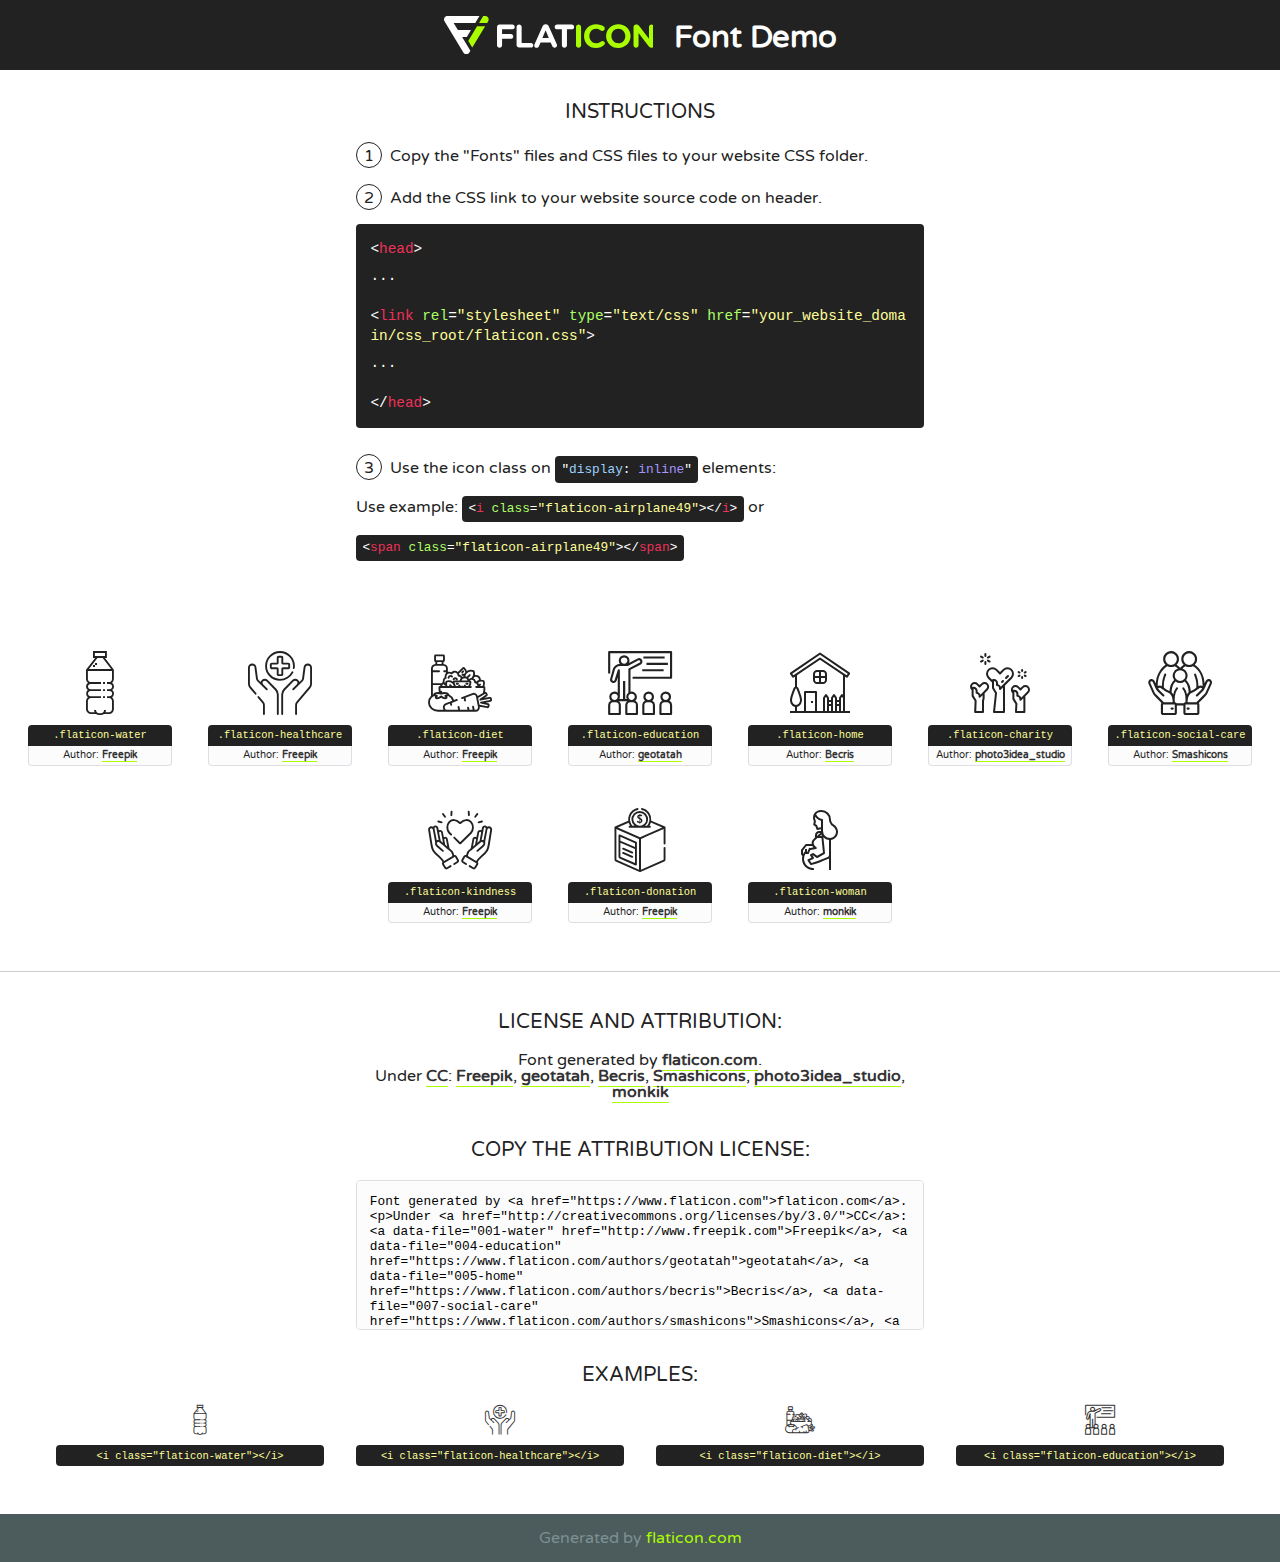
<file: lib/flaticon/font/flaticon.html>
<!DOCTYPE html>
<!--
  Flaticon icon font: Flaticon
  Creation date: 30/09/2020 10:47
-->
<html>
<!DOCTYPE html>
<html>

<head>
    <title>Flaticon WebFont</title>
    <link href="http://fonts.googleapis.com/css?family=Varela+Round" rel="stylesheet" type="text/css" />
    <link rel="stylesheet" type="text/css" href="flaticon.css">
    <meta charset="UTF-8">
    <style>
    html, body, div, span, applet, object, iframe,
    h1, h2, h3, h4, h5, h6, p, blockquote, pre,
    a, abbr, acronym, address, big, cite, code,
    del, dfn, em, img, ins, kbd, q, s, samp,
    small, strike, strong, sub, sup, tt, var,
    b, u, i, center,
    dl, dt, dd, ol, ul, li,
    fieldset, form, label, legend,
    table, caption, tbody, tfoot, thead, tr, th, td,
    article, aside, canvas, details, embed, 
    figure, figcaption, footer, header, hgroup, 
    menu, nav, output, ruby, section, summary,
    time, mark, audio, video {
        margin: 0;
        padding: 0;
        border: 0;
        font-size: 100%;
        font: inherit;
        vertical-align: baseline;
    }
    /* HTML5 display-role reset for older browsers */
    article, aside, details, figcaption, figure, 
    footer, header, hgroup, menu, nav, section {
        display: block;
    }
    body {
        line-height: 1;
    }
    ol, ul {
        list-style: none;
    }
    blockquote, q {
        quotes: none;
    }
    blockquote:before, blockquote:after,
    q:before, q:after {
        content: '';
        content: none;
    }
    table {
        border-collapse: collapse;
        border-spacing: 0;
    }
    body {
        font-family: 'Varela Round', Helvetica, Arial, sans-serif;
        font-size: 16px;
        color: #222;
    }
    a {
        color: #333;
        border-bottom: 1px solid #a9fd00;
        font-weight: bold;
        text-decoration: none;
    }
    * {
        -moz-box-sizing: border-box;
        -webkit-box-sizing: border-box;
        box-sizing: border-box;
        margin: 0;
        padding: 0;
    }
    [class^="flaticon-"]:before, [class*=" flaticon-"]:before, [class^="flaticon-"]:after, [class*=" flaticon-"]:after {
        font-family: Flaticon;
        font-size: 30px;
        font-style: normal;
        margin-left: 20px;
        color: #333;
    }
    .wrapper {
        max-width: 600px;
        margin: auto;
        padding: 0 1em;
    }
    .title {
        font-size: 1.25em;
        text-align: center;
        margin-bottom: 1em;
        text-transform: uppercase;
    }
    header {
        text-align: center;
        background-color: #222;
        color: #fff;
        padding: 1em;
    }
    header .logo {
        width: 210px;
        height: 38px;
        display: inline-block;
        vertical-align: middle;
        margin-right: 1em;
        border: none;
    }
    header strong {
        font-size: 1.95em;
        font-weight: bold;
        vertical-align: middle;
        margin-top: 5px;
        display: inline-block;
    }
    .demo {
        margin: 2em auto;
        line-height: 1.25em;
    }
    .demo ul li {
        margin-bottom: 1em;
    }
    .demo ul li .num {
        color: #222;
        border-radius: 20px;
        display: inline-block;
        width: 26px;
        padding: 3px;
        height: 26px;
        text-align: center;
        margin-right: 0.5em;
        border: 1px solid #222;
    }
    .demo ul li code {
        background-color: #222;
        border-radius: 4px;
        padding: 0.25em 0.5em;
        display: inline-block;
        color: #fff;
        font-family: Consolas,Monaco,Lucida Console,Liberation Mono,DejaVu Sans Mono,Bitstream Vera Sans Mono,Courier New, monospace;
        font-weight: lighter;
        margin-top: 1em;
        font-size: 0.8em;
        word-break: break-all;
    }
    .demo ul li code.big {
        padding: 1em;
        font-size: 0.9em;
    }
    .demo ul li code .red {
        color: #EF3159;
    }
    .demo ul li code .green {
        color: #ACFF65;
    }
    .demo ul li code .yellow {
        color: #FFFF99;
    }
    .demo ul li code .blue {
        color: #99D3FF;
    }
    .demo ul li code .purple {
        color: #A295FF;
    }
    .demo ul li code .dots {
        margin-top: 0.5em;
        display: block;
    }
    #glyphs {
        border-bottom: 1px solid #ccc;
        padding: 2em 0;
        text-align: center;
    }
    .glyph {
        display: inline-block;
        width: 9em;
        margin: 1em;
        text-align: center;
        vertical-align: top;
        background: #FFF;
    }
    .glyph .glyph-icon {
        padding: 10px;
        display: block;
        font-family:"Flaticon";
        font-size: 64px;
        line-height: 1;
    }
    .glyph .glyph-icon:before {
        font-size: 64px;
        color: #222;
        margin-left: 0;
    }
    .class-name {
        font-size: 0.65em;
        background-color: #222;
        color: #fff;
        border-radius: 4px 4px 0 0;
        padding: 0.5em;
        color: #FFFF99;
        font-family: Consolas,Monaco,Lucida Console,Liberation Mono,DejaVu Sans Mono,Bitstream Vera Sans Mono,Courier New, monospace;
    }
    .author-name {
        font-size: 0.6em;
        background-color: #fcfcfd;
        border: 1px solid #DEDEE4;
        border-top: 0;
        border-radius: 0 0 4px 4px;
        padding: 0.5em;
    }
    .class-name:last-child {
        font-size: 10px;
        color:#888;
    }
    .class-name:last-child a {
        font-size: 10px;
        color:#555;
    }
    .class-name:last-child a:hover {
        color:#a9fd00;
    }
    .glyph > input {
        display: block;
        width: 100px;
        margin: 5px auto;
        text-align: center;
        font-size: 12px;
        cursor: text;
    }
    .glyph > input.icon-input {
        font-family:"Flaticon";
        font-size: 16px;
        margin-bottom: 10px;
    }
    .attribution .title {
        margin-top: 2em;
    }
    .attribution textarea {
        background-color: #fcfcfd;
        padding: 1em;
        border: none;
        box-shadow: none;
        border: 1px solid #DEDEE4;
        border-radius: 4px;
        resize: none;
        width: 100%;
        height: 150px;
        font-size: 0.8em;
        font-family: Consolas,Monaco,Lucida Console,Liberation Mono,DejaVu Sans Mono,Bitstream Vera Sans Mono,Courier New, monospace;
        -webkit-appearance: none;
    }
    .iconsuse {
        margin: 2em auto;
        text-align: center;
        max-width: 1200px;
    }
    .iconsuse:after {
        content: '';
        display: table;
        clear: both;
    }
    .iconsuse .image {
        float: left;
        width: 25%;
        padding: 0 1em;
    }
    .iconsuse .image p {
        margin-bottom: 1em;
    }
    .iconsuse .image span {
        display: block;
        font-size: 0.65em;
        background-color: #222;
        color: #fff;
        border-radius: 4px;
        padding: 0.5em;
        color: #FFFF99;
        margin-top: 1em;
        font-family: Consolas,Monaco,Lucida Console,Liberation Mono,DejaVu Sans Mono,Bitstream Vera Sans Mono,Courier New, monospace;
    }
    #footer {
        text-align: center;
        background-color: #4C5B5C;
        color: #7c9192;
        padding: 1em;
    }
    #footer a {
        border: none;
        color: #a9fd00;
        font-weight: normal;
    }
    @media (max-width: 960px) {
        .iconsuse .image {
            width: 50%;
        }
    }
    @media (max-width: 560px) {
        .iconsuse .image {
            width: 100%;
        }
    }
    </style>
</head>

<body class="characters-off">

    <header>
        <a href="https://www.flaticon.com" target="_blank" class="logo">
            <svg version="1.1" xmlns="http://www.w3.org/2000/svg" xmlns:xlink="http://www.w3.org/1999/xlink" xmlns:a="http://ns.adobe.com/AdobeSVGViewerExtensions/3.0/" viewBox="0 0 560.875 102.036" enable-background="new 0 0 560.875 102.036" xml:space="preserve">
                <defs>
                </defs>
                <g>
                    <g class="letters">
                        <path fill="#ffffff" d="M141.596,29.675c0-3.777,2.985-6.767,6.764-6.767h34.438c3.426,0,6.15,2.728,6.15,6.15
                        c0,3.43-2.724,6.149-6.15,6.149h-27.674v13.091h23.719c3.429,0,6.151,2.724,6.151,6.15c0,3.43-2.723,6.149-6.151,6.149h-23.719
                        v17.574c0,3.773-2.986,6.761-6.764,6.761c-3.779,0-6.764-2.989-6.764-6.761V29.675z"></path>
                        <path fill="#ffffff" d="M193.844,29.149c0-3.781,2.985-6.767,6.764-6.767c3.776,0,6.763,2.985,6.763,6.767v42.957h25.039
                        c3.426,0,6.149,2.726,6.149,6.153c0,3.425-2.723,6.15-6.149,6.15h-31.802c-3.779,0-6.764-2.986-6.764-6.768V29.149z"></path>
                        <path fill="#ffffff" d="M241.891,75.71l21.438-48.407c1.492-3.341,4.215-5.357,7.906-5.357h0.792
                        c3.686,0,6.323,2.017,7.815,5.357l21.439,48.407c0.436,0.967,0.701,1.845,0.701,2.723c0,3.602-2.809,6.501-6.414,6.501
                        c-3.161,0-5.269-1.845-6.499-4.655l-4.132-9.661h-27.059l-4.301,10.102c-1.144,2.631-3.426,4.214-6.237,4.214
                        c-3.517,0-6.24-2.81-6.24-6.325C241.1,77.64,241.451,76.677,241.891,75.71z M279.932,58.666l-8.521-20.297l-8.526,20.297H279.932
                        z"></path>
                        <path fill="#ffffff" d="M314.864,35.387H301.86c-3.429,0-6.239-2.813-6.239-6.238c0-3.429,2.811-6.24,6.239-6.24h39.533
                        c3.426,0,6.237,2.811,6.237,6.24c0,3.425-2.811,6.238-6.237,6.238h-13.001v42.785c0,3.773-2.99,6.761-6.764,6.761
                        c-3.779,0-6.764-2.989-6.764-6.761V35.387z"></path>
                        <path fill="#A9FD00" d="M352.615,29.149c0-3.781,2.985-6.767,6.767-6.767c3.774,0,6.761,2.985,6.761,6.767v49.024
                        c0,3.773-2.987,6.761-6.761,6.761c-3.781,0-6.767-2.989-6.767-6.761V29.149z"></path>
                        <path fill="#A9FD00" d="M374.132,53.836v-0.179c0-17.481,13.178-31.801,32.065-31.801c9.22,0,15.459,2.458,20.557,6.238
                        c1.402,1.054,2.637,2.985,2.637,5.357c0,3.692-2.985,6.59-6.681,6.59c-1.845,0-3.071-0.702-4.044-1.319
                        c-3.776-2.813-7.729-4.393-12.562-4.393c-10.364,0-17.831,8.611-17.831,19.154v0.173c0,10.542,7.291,19.329,17.831,19.329
                        c5.715,0,9.492-1.756,13.359-4.834c1.049-0.874,2.458-1.491,4.039-1.491c3.429,0,6.325,2.813,6.325,6.236
                        c0,2.106-1.056,3.78-2.282,4.834c-5.539,4.834-12.036,7.733-21.878,7.733C387.572,85.464,374.132,71.493,374.132,53.836z"></path>
                        <path fill="#A9FD00" d="M433.009,53.836v-0.179c0-17.481,13.79-31.801,32.766-31.801c18.981,0,32.592,14.143,32.592,31.628v0.173
                        c0,17.483-13.785,31.807-32.769,31.807C446.625,85.464,433.009,71.32,433.009,53.836z M484.224,53.836v-0.179
                        c0-10.539-7.725-19.326-18.626-19.326c-10.893,0-18.449,8.611-18.449,19.154v0.173c0,10.542,7.73,19.329,18.626,19.329
                        C476.676,72.986,484.224,64.378,484.224,53.836z"></path>
                        <path fill="#A9FD00" d="M506.233,29.321c0-3.774,2.99-6.763,6.767-6.763h1.401c3.252,0,5.183,1.583,7.029,3.953l26.093,34.265
                        V29.059c0-3.692,2.99-6.677,6.681-6.677c3.683,0,6.671,2.985,6.671,6.677v48.934c0,3.78-2.987,6.765-6.764,6.765h-0.436
                        c-3.257,0-5.188-1.581-7.034-3.953l-27.056-35.492v32.944c0,3.687-2.985,6.676-6.678,6.676c-3.683,0-6.673-2.989-6.673-6.676
                        V29.321z"></path>
                    </g>
                    <g class="insignia">
                        <path fill="#ffffff" d="M48.372,56.137h12.517l11.156-18.537H37.186L25.688,18.539h57.825L94.668,0H9.271
                        C5.925,0,2.842,1.801,1.198,4.716c-1.644,2.907-1.593,6.482,0.134,9.343l50.38,83.501c1.678,2.781,4.689,4.476,7.938,4.476
                        c3.246,0,6.257-1.695,7.935-4.476l2.898-4.804L48.372,56.137z"></path>
                        <g class="i">
                            <path fill="#A9FD00" d="M93.575,18.539h0.031v0.004l21.652,0.004l2.705-4.488c1.727-2.861,1.778-6.436,0.133-9.343
                            C116.454,1.801,113.371,0,110.026,0h-5.294L93.575,18.539z"></path>
                            <polygon fill="#A9FD00" points="88.291,27.356 64.725,66.486 75.519,84.404 109.942,27.356"></polygon>
                        </g>
                    </g>
                </g>
            </svg>
        </a>
        <strong>Font Demo</strong>
    </header>


    <section class="demo wrapper">

        <p class="title">Instructions</p>

        <ul>
            <li>
                <span class="num">1</span>Copy the "Fonts" files and CSS files to your website CSS folder.
            </li>
            <li>
                <span class="num">2</span>Add the CSS link to your website source code on header.
                <code class="big">
                    &lt;<span class="red">head</span>&gt;
                    <br/><span class="dots">...</span>
                    <br/>&lt;<span class="red">link</span> <span class="green">rel</span>=<span class="yellow">"stylesheet"</span> <span class="green">type</span>=<span class="yellow">"text/css"</span> <span class="green">href</span>=<span class="yellow">"your_website_domain/css_root/flaticon.css"</span>&gt;
                    <br/><span class="dots">...</span>
                    <br/>&lt;/<span class="red">head</span>&gt;
                </code>
            </li>

            <li>
                <p>
                    <span class="num">3</span>Use the icon class on <code>"<span class="blue">display</span>:<span class="purple"> inline</span>"</code> elements:
                    <br />
                    Use example: <code>&lt;<span class="red">i</span> <span class="green">class</span>=<span class="yellow">&quot;flaticon-airplane49&quot;</span>&gt;&lt;/<span class="red">i</span>&gt;</code> or <code>&lt;<span class="red">span</span> <span class="green">class</span>=<span class="yellow">&quot;flaticon-airplane49&quot;</span>&gt;&lt;/<span class="red">span</span>&gt;</code>
            </li>
        </ul>

    </section>




   <section id="glyphs">          
    
      
        <div class="glyph"><div class="glyph-icon flaticon-water"></div>
            <div class="class-name">.flaticon-water</div>
            <div class="author-name">Author: <a data-file="001-water" href="http://www.freepik.com">Freepik</a> </div> 
        </div>        
        
        <div class="glyph"><div class="glyph-icon flaticon-healthcare"></div>
            <div class="class-name">.flaticon-healthcare</div>
            <div class="author-name">Author: <a data-file="002-healthcare" href="http://www.freepik.com">Freepik</a> </div> 
        </div>        
        
        <div class="glyph"><div class="glyph-icon flaticon-diet"></div>
            <div class="class-name">.flaticon-diet</div>
            <div class="author-name">Author: <a data-file="003-diet" href="http://www.freepik.com">Freepik</a> </div> 
        </div>        
        
        <div class="glyph"><div class="glyph-icon flaticon-education"></div>
            <div class="class-name">.flaticon-education</div>
            <div class="author-name">Author: <a data-file="004-education" href="https://www.flaticon.com/authors/geotatah">geotatah</a> </div> 
        </div>        
        
        <div class="glyph"><div class="glyph-icon flaticon-home"></div>
            <div class="class-name">.flaticon-home</div>
            <div class="author-name">Author: <a data-file="005-home" href="https://www.flaticon.com/authors/becris">Becris</a> </div> 
        </div>        
        
        <div class="glyph"><div class="glyph-icon flaticon-charity"></div>
            <div class="class-name">.flaticon-charity</div>
            <div class="author-name">Author: <a data-file="006-charity" href="https://www.flaticon.com/authors/photo3idea-studio">photo3idea_studio</a> </div> 
        </div>        
        
        <div class="glyph"><div class="glyph-icon flaticon-social-care"></div>
            <div class="class-name">.flaticon-social-care</div>
            <div class="author-name">Author: <a data-file="007-social-care" href="https://www.flaticon.com/authors/smashicons">Smashicons</a> </div> 
        </div>        
        
        <div class="glyph"><div class="glyph-icon flaticon-kindness"></div>
            <div class="class-name">.flaticon-kindness</div>
            <div class="author-name">Author: <a data-file="008-kindness" href="http://www.freepik.com">Freepik</a> </div> 
        </div>        
        
        <div class="glyph"><div class="glyph-icon flaticon-donation"></div>
            <div class="class-name">.flaticon-donation</div>
            <div class="author-name">Author: <a data-file="009-donation" href="http://www.freepik.com">Freepik</a> </div> 
        </div>        
        
        <div class="glyph"><div class="glyph-icon flaticon-woman"></div>
            <div class="class-name">.flaticon-woman</div>
            <div class="author-name">Author: <a data-file="010-woman" href="https://www.flaticon.com/authors/monkik">monkik</a> </div> 
        </div>        
        

    </section>



    <section class="attribution wrapper"   style="text-align:center;">

      <div class="title">License and attribution:</div><div class="attrDiv">Font generated by <a href="https://www.flaticon.com">flaticon.com</a>. <div><p>Under <a href="http://creativecommons.org/licenses/by/3.0/">CC</a>: <a data-file="001-water" href="http://www.freepik.com">Freepik</a>, <a data-file="004-education" href="https://www.flaticon.com/authors/geotatah">geotatah</a>, <a data-file="005-home" href="https://www.flaticon.com/authors/becris">Becris</a>, <a data-file="007-social-care" href="https://www.flaticon.com/authors/smashicons">Smashicons</a>, <a data-file="006-charity" href="https://www.flaticon.com/authors/photo3idea-studio">photo3idea_studio</a>, <a data-file="010-woman" href="https://www.flaticon.com/authors/monkik">monkik</a></p>  </div>
      </div>
      <div class="title">Copy the Attribution License:</div>

    <textarea onclick="this.focus();this.select();">Font generated by &lt;a href=&quot;https://www.flaticon.com&quot;&gt;flaticon.com&lt;/a&gt;. <p>Under <a href="http://creativecommons.org/licenses/by/3.0/">CC</a>: <a data-file="001-water" href="http://www.freepik.com">Freepik</a>, <a data-file="004-education" href="https://www.flaticon.com/authors/geotatah">geotatah</a>, <a data-file="005-home" href="https://www.flaticon.com/authors/becris">Becris</a>, <a data-file="007-social-care" href="https://www.flaticon.com/authors/smashicons">Smashicons</a>, <a data-file="006-charity" href="https://www.flaticon.com/authors/photo3idea-studio">photo3idea_studio</a>, <a data-file="010-woman" href="https://www.flaticon.com/authors/monkik">monkik</a></p>  
     </textarea>

    </section>

    <section class="iconsuse">

          <div class="title">Examples:</div>            
             
            <div class="image">
                <p>
                    <i class="glyph-icon flaticon-water"></i> 
                    <span>&lt;i class=&quot;flaticon-water&quot;&gt;&lt;/i&gt;</span>
                </p>
            </div>
            
            <div class="image">
                <p>
                    <i class="glyph-icon flaticon-healthcare"></i> 
                    <span>&lt;i class=&quot;flaticon-healthcare&quot;&gt;&lt;/i&gt;</span>
                </p>
            </div>
            
            <div class="image">
                <p>
                    <i class="glyph-icon flaticon-diet"></i> 
                    <span>&lt;i class=&quot;flaticon-diet&quot;&gt;&lt;/i&gt;</span>
                </p>
            </div>
            
            <div class="image">
                <p>
                    <i class="glyph-icon flaticon-education"></i> 
                    <span>&lt;i class=&quot;flaticon-education&quot;&gt;&lt;/i&gt;</span>
                </p>
            </div>
                       
        </div>
                            
    </section>

<div id="footer">
    <div>Generated by <a href="https://www.flaticon.com">flaticon.com</a>
    </div>
</div>



</body>
</html>
</file>
<file: lib/flaticon/font/flaticon.css>
/*
  	Flaticon icon font: Flaticon
  	Creation date: 30/09/2020 10:47
  	*/

@font-face {
  font-family: "Flaticon";
  src: url("./Flaticon.eot");
  src: url("./Flaticon.eot?#iefix") format("embedded-opentype"),
       url("./Flaticon.woff2") format("woff2"),
       url("./Flaticon.woff") format("woff"),
       url("./Flaticon.ttf") format("truetype"),
       url("./Flaticon.svg#Flaticon") format("svg");
  font-weight: normal;
  font-style: normal;
}

@media screen and (-webkit-min-device-pixel-ratio:0) {
  @font-face {
    font-family: "Flaticon";
    src: url("./Flaticon.svg#Flaticon") format("svg");
  }
}

[class^="flaticon-"]:before, [class*=" flaticon-"]:before,
[class^="flaticon-"]:after, [class*=" flaticon-"]:after {   
  font-family: Flaticon;
        font-size: 20px;
font-style: normal;
margin-left: 20px;
}

.flaticon-water:before { content: "\f100"; }
.flaticon-healthcare:before { content: "\f101"; }
.flaticon-diet:before { content: "\f102"; }
.flaticon-education:before { content: "\f103"; }
.flaticon-home:before { content: "\f104"; }
.flaticon-charity:before { content: "\f105"; }
.flaticon-social-care:before { content: "\f106"; }
.flaticon-kindness:before { content: "\f107"; }
.flaticon-donation:before { content: "\f108"; }
.flaticon-woman:before { content: "\f109"; }
</file>
<file: css/say.css>
/*********** Nav Bar CSS **********/
/**********************************/
.navbar {
    position: relative;
    transition: .5s;
    z-index: 999;
    margin-top: 0 !important;
    top: 0 !important;
}

.navbar.nav-sticky {
    position: fixed;
    top: 0;
    width: 100%;
    box-shadow: 0 2px 5px rgba(0, 0, 0, .3);
    transition: .5s;
}

.navbar .navbar-brand {
    margin: 0;
    color: #ffffff;
    font-size: 45px;
    line-height: 0px;
    font-weight: 700;
    letter-spacing: 5px;
    text-transform: uppercase;
}

.navbar .navbar-brand img {
    max-width: 100%;
    max-height: 40px;
}

.navbar-dark .navbar-nav .nav-link,
.navbar-dark .navbar-nav .nav-link:focus,
.navbar-dark .navbar-nav .nav-link:hover,
.navbar-dark .navbar-nav .nav-link.active {
    padding: 10px 15px 8px 15px;
    color: #f3a643;/*header字體顏色*/
}

.navbar-dark .navbar-nav .nav-link:hover,
.navbar-dark .navbar-nav .nav-link.active {
    color: #ff4000;/*header點擊後字體顏色*/
    transition: none;
}

.navbar .dropdown-menu {
    margin-top: 0;
    border: 0;
    border-radius: 0;
    background: #f8f9fa; 
}

@media (min-width: 992px) {
    .navbar {
        position: absolute;
        width: 100%;
        top: 45px;
        padding: 20px 60px;
        background: transparent !important;
        border-bottom: 1px solid rgba(255, 255, 255, .3);
        z-index: 9;
    }
    
    .navbar.nav-sticky {
        padding: 10px 60px;
        background: rgba(255, 254, 249, 0.8) !important; /*header顏色*/
        border-bottom: none;
    }
    
    .page .navbar {
        background: #20212B !important;
    }
    
    .navbar a.nav-link {
        padding: 8px 15px;
        font-size: 16px;
        letter-spacing: 1px;
    }
}

@media (max-width: 991.98px) {   
    .navbar {
        padding: 15px;
        background: #20212B !important;
    }
    
    .navbar a.nav-link {
        padding: 5px;
    }
    
    .navbar .dropdown-menu {
        box-shadow: none;
    }
}


/* ========== 頂端隱藏 header ========== */
.site-header {
  position: fixed;
  top: 0; left: 0; right: 0;
  z-index: 1000;
  pointer-events: none; /* 隱藏時不擋點擊 */
}
.site-header .navbar {
  pointer-events: auto;
  transition: transform 1s ease, opacity .35s ease;
}

/* 一進頁面：完全隱藏 */
.site-header.hidden .navbar {
  transform: translateY(-120%);
  opacity: 0;
}

/* 滾動後：出現，沿用 sticky 規則 */
.site-header.visible .navbar {
  transform: translateY(0);
  opacity: 1;
}


/********** Hero CSS ***********/


/* myfooter start*/
/* ====== 玻璃板參數（可調） ====== */
:root{
  --glass-tint: 245, 222, 179;   /* 麥色 F5DEB3 的 RGB */
  --glass-alpha: .82;            /* 透明度 */
  --glass-blur: 12px;            /* 模糊強度 */
  --glass-radius: 20px;          /* 圓角 */
  --glass-shadow: 0 20px 40px rgba(0,0,0,.12);
  --glass-border: 1px solid rgba(255,255,255,.35);
}

/* Footer 外距 */
#site-footer.footer-modern{
  position: relative;
  z-index: 10;
  padding: clamp(32px, 4vw, 56px) 0;
  background: transparent;
}

/* 半透明玻璃板 */
#site-footer .footer-panel{
  position: relative;
  margin-inline: clamp(12px, 3.2vw, 48px);
  padding: clamp(20px, 2.6vw, 40px);
  border-radius: var(--glass-radius);
  background: rgba(var(--glass-tint), var(--glass-alpha));
  border: var(--glass-border);
  box-shadow: var(--glass-shadow);
  isolation: isolate; /* 限制 backdrop-filter 範圍 */
  -webkit-backdrop-filter: blur(var(--glass-blur)) saturate(110%);
  backdrop-filter: blur(var(--glass-blur)) saturate(110%);
}

/* Grid 版型：品牌 + 4 欄 / 第二排 3 欄 */
#site-footer .footer-grid{
  display: grid;
  gap: clamp(16px, 2.2vw, 28px) clamp(18px, 2.6vw, 40px);
  grid-template-columns: minmax(180px, 240px) repeat(4, minmax(160px, 1fr));
  align-items: start;
}

/* 左上 Logo 佔兩排 */
#site-footer .footer-brand{
  grid-row: 1 / span 2;
   max-width: clamp(400px, 20vw, 420px);  /* ← 調這三個數字就能更大/更小 */
  align-self: start;
}
#site-footer .footer-brand img{
  display: block;
  max-width: clamp(160px, 12vw, 240px);
  height: auto;
}

/* 欄位標題與清單 */
#site-footer .footer-col h4{
  margin: 0 0 .6rem;
  font-weight: 700;
  font-size: clamp(16px, .95rem + .3vw, 18px);
  letter-spacing: .02em;
}
#site-footer .footer-list{
  list-style: none;
  margin: 0; padding: 0;
  display: grid; gap: .5rem;
}
#site-footer .footer-list a{
  color: inherit;
  text-decoration: none;
  opacity: .85;
  transition: opacity .2s ease, transform .2s ease;
}
#site-footer .footer-list a:hover{
  opacity: 1; transform: translateX(2px);
}

/* RWD：平板兩欄、手機一欄 */
@media (max-width: 992px){
  #site-footer .footer-grid{
    grid-template-columns: 1fr 1fr;
  }
  #site-footer .footer-brand{
    grid-row: auto;
    grid-column: 1 / -1;
    margin-bottom: .5rem;
  }
}
@media (max-width: 576px){
  #site-footer .footer-grid{ grid-template-columns: 1fr; }
  #site-footer .footer-panel{ margin-inline: 16px; }
}

/* 讓玻璃板脫離 container 的限制，置中且寬 = 100vw */
#site-footer.footer--bleed .footer-panel{
  width: 90vw;
  max-width: none;
  margin-left: 50%;
  transform: translateX(-50%);  /* ← 置中 */
  padding: clamp(28px, 4.5vw, 68px);
  border-radius: 24px;
}

/* 手機邊緣太貼可略收一點（可選） */
@media (max-width: 576px){
  #site-footer.footer--bleed .footer-panel{
    width: calc(100vw - 16px);
  }
}

/* 若你的頁面有 .noise-bg（紙質噪點），確保噪點在玻璃板底下 */
#site-footer.noise-bg::before{ z-index: 0; }
#site-footer.noise-bg > *{ position: relative; z-index: 1; }

/* myfooter end */

/* ====================================================================================================================================================================== */





/* ===== 共用 ===== */
.say-section {
  position: relative;
}

/* ========================= */
/* 區塊一：圖文不同步滑動    */
/* ========================= */
.block1 {
  min-height: 100vh;
  padding: 120px 0 80px;  /* 上方騰出空間，不會壓到 navbar */
  display: flex;
  align-items: center;
}


.b1-container {
  width: min(1100px, 90vw);
  margin: 0 auto;
  display: grid;
  grid-template-columns: 1.1fr 1.1fr;
  gap: 4vw;
  align-items: center;
}

/* 左側圖片群 */
.b1-images {
  display: flex;
  flex-direction: column;
  gap: 24px;
}

/* 每張圖各自有一點上下位移＋依照 --b1-rot 旋轉 */
.b1-img {
  width: 100%;
  padding-top: 70%;
  position: relative;
  overflow: hidden;
  border-radius: 16px;
  will-change: transform;
  transition: transform 0.25s ease-out;
}

/* 讓每張圖有不同的基礎位移與旋轉方向 */
.b1-img-1 {
  transform: translateY(-10px) rotate(calc(var(--b1-rot, 0) * 1deg));
}
.b1-img-2 {
  transform: translateY(0px) rotate(calc(var(--b1-rot, 0) * -0.6deg));
}
.b1-img-3 {
  transform: translateY(10px) rotate(calc(var(--b1-rot, 0) * 0.8deg));
}
.b1-img-4 {
  transform: translateY(-4px) rotate(calc(var(--b1-rot, 0) * -0.4deg));
}


.b1-img img {
  position: absolute;
  inset: 0;
  width: 100%;
  height: 100%;
  object-fit: cover;
}

/* 右側三段文字 */
.b1-text {
  font-family: "Noto Serif TC", "Noto Serif HK", serif;
  font-size: clamp(18px, 2.1vw, 22px);
  line-height: 1.8;
}

.b1-line {
  margin-bottom: 1.8rem;
  opacity: 0;
  transform: translateY(var(--b1-line-y, 40px));
  transition:
    opacity 0.6s ease-out,
    transform 0.6s ease-out;
}

/* 被 JS 加上 .is-visible 後淡入 */
.b1-line.is-visible {
  opacity: 1;
}

/* RWD：下方圖片、上方文字改成上下排 */
@media (max-width: 768px) {
  .b1-container {
    grid-template-columns: 1fr;
    gap: 32px;
    padding: 60px 0;
  }

  .b1-images {
    order: 2;
  }

  .b1-text {
    order: 1;
  }
}

/* ========================= */
/* 區塊二：橫向移動 + 閃爍   */
/* ========================= */
.block2 {
  padding: 80px 0 100px;
}

.b2-viewport {
  width: 100%;
  overflow: hidden;
}

.b2-track {
  display: flex;
  gap: 16px;
  padding-inline: 5vw;
  will-change: transform;
  transform: translateX(var(--b2-x, 0px));
  transition: transform 0.2s ease-out;
}

.b2-photo {
  flex-shrink: 0;
  height: min(260px, 40vh);
  width: auto;
  object-fit: cover;
  border-radius: 18px;
  /* 閃爍動畫（每張不同步） */
  animation-name: mango-flicker;
  animation-iteration-count: infinite;
  animation-timing-function: ease-in-out;
}

/* 不同張給不同 duration / delay */
.b2-photo:nth-child(1) {
  animation-duration: 3.2s;
  animation-delay: 0.2s;
}
.b2-photo:nth-child(2) {
  animation-duration: 3.8s;
  animation-delay: 0.9s;
}
.b2-photo:nth-child(3) {
  animation-duration: 4.1s;
  animation-delay: 0.4s;
}
.b2-photo:nth-child(4) {
  animation-duration: 3.5s;
  animation-delay: 1.1s;
}
.b2-photo:nth-child(5) {
  animation-duration: 4.4s;
  animation-delay: 0.7s;
}

/* 閃爍 keyframes：不要太劇烈 */
@keyframes mango-flicker {
  0%, 20%   { opacity: 1; }
  25%       { opacity: 0.4; }
  30%       { opacity: 1; }
  55%       { opacity: 0.6; }
  60%       { opacity: 1; }
  80%       { opacity: 0.3; }
  85%, 100% { opacity: 1; }
}
</file>
<file: css/style.css>
/*******************************/
/********* General CSS *********/
/*******************************/
body {
    color: #777777;
    font-weight: 500;
    background: #F5DEB3;
    font-family: 'Noto Serif JP', sans-serif;
}

h1,
h2, 
h3, 
h4,
h5, 
h6 {
    color: #4a4c70;
}

a {
    color: #4a4c70;
    transition: .3s;
}

a:hover,
a:active,
a:focus {
    color: #FDBE33;
    outline: none;
    text-decoration: none;
}

.btn.btn-custom {
    padding: 12px 20px;
    text-align: center; 
   font-size: 16px;
    font-weight: 500;
    color: #777777;
    border-radius: 0;
    border: 2px solid #FDBE33;
    box-shadow: inset 0 0 0 0 #FDBE33;
    transition: ease-out 0.3s;
    -webkit-transition: ease-out 0.3s;
    -moz-transition: ease-out 0.3s;
}

.btn.btn-custom:hover {
    color: #20212B;
    box-shadow: inset 0 0 0 30px #FDBE33;
}

.btn:focus,
.form-control:focus {
    box-shadow: none;
}

.container-fluid {
    max-width: 1366px;
}

[class^="flaticon-"]:before, [class*=" flaticon-"]:before,
[class^="flaticon-"]:after, [class*=" flaticon-"]:after {   
    font-size: inherit;
    margin-left: 0;
}


/**********************************/
/****** Loader & Back to Top ******/
/**********************************/
#loader {
    position: fixed;
    top: 0;
    right: 0;
    bottom: 0;
    left: 0;
    display: flex;
    align-items: center;
    justify-content: center;
    background: #ffffff;
    opacity: 0;
    visibility: hidden;
    -webkit-transition: opacity .3s ease-out, visibility 0s linear .3s;
    -o-transition: opacity .3s ease-out, visibility 0s linear .3s;
    transition: opacity .3s ease-out, visibility 0s linear .3s;
    z-index: 999;
}

#loader.show {
    -webkit-transition: opacity .6s ease-out, visibility 0s linear 0s;
    -o-transition: opacity .6s ease-out, visibility 0s linear 0s;
    transition: opacity .6s ease-out, visibility 0s linear 0s;
    visibility: visible;
    opacity: 1;
}

#loader .loader {
    position: relative;
    width: 45px;
    height: 45px;
    border: 5px solid #dddddd;
    border-top: 5px solid #FDBE33;
    border-radius: 50%;
    -webkit-animation: spin 2s linear infinite;
    animation: spin 2s linear infinite;
}

@-webkit-keyframes spin {
    0% { -webkit-transform: rotate(0deg); }
    100% { -webkit-transform: rotate(360deg); }
}

@keyframes spin {
    0% { transform: rotate(0deg); }
    100% { transform: rotate(360deg); }
}

.back-to-top {
    position: fixed;
    display: none;
    background: #FDBE33;
    width: 44px;
    height: 44px;
    text-align: center;
    line-height: 1;
    font-size: 22px;
    right: 15px;
    bottom: 15px;
    transition: background 0.5s;
    z-index: 9;
}

.back-to-top i {
    color: #4a4c70;
    padding-top: 10px;
}

.back-to-top:hover {
    background: #4a4c70;
}

.back-to-top:hover i {
    color: #FDBE33;
}


/**********************************/
/********** Top Bar CSS ***********/
/**********************************/
.top-bar {
    position: absolute;
    height: 45px;
    width: 100%;
    top: 0;
    left: 0;
    z-index: 3;
    border-bottom: 1px solid rgba(255, 255, 255, .3);
}

.top-bar .top-bar-left {
    display: flex;
    align-items: center;
    justify-content: flex-start;
}

.top-bar .top-bar-right {
    display: flex;
    align-items: center;
    justify-content: flex-end;
}

.top-bar .text {
    display: flex;
    align-items: center;
    justify-content: center;
    flex-direction: row;
    height: 45px;
    padding: 0 10px;
    text-align: center;
    border-left: 1px solid rgba(255, 255, 255, .3);
}

.top-bar .text:last-child {
    border-right: 1px solid rgba(255, 255, 255, .3);
}

.top-bar .text i {
    font-size: 16px;
    color: #FDBE33;
    margin-right: 5px;
}

.top-bar .text p {
    color: #ffffff;
    font-size: 16px;
    font-weight: 500;
    margin: 0;
}

.top-bar .social {
    display: flex;
    height: 45px;
    font-size: 0;
    justify-content: flex-end;
}

.top-bar .social a {
    display: flex;
    align-items: center;
    justify-content: center;
    width: 45px;
    height: 100%;
    font-size: 16px;
    color: #FDBE33;
    border-right: 1px solid rgba(255, 255, 255, .3);
}

.top-bar .social a:first-child {
    border-left: 1px solid rgba(255, 255, 255, .3);
}

.top-bar .social a:hover {
    color: #ffffff;
    background: #FDBE33;
}

@media (min-width: 992px) {
    .top-bar {
        padding: 0 60px;
    }
}


/**********************************/
/*********** Nav Bar CSS **********/
/**********************************/
.navbar {
    position: relative;
    transition: .5s;
    z-index: 999;
    margin-top: 0 !important;
    top: 0 !important;
}

.navbar.nav-sticky {
    position: fixed;
    top: 0;
    width: 100%;
    box-shadow: 0 2px 5px rgba(0, 0, 0, .3);
    transition: .5s;
}

.navbar .navbar-brand {
    margin: 0;
    color: #ffffff;
    font-size: 45px;
    line-height: 0px;
    font-weight: 700;
    letter-spacing: 5px;
    text-transform: uppercase;
}

.navbar .navbar-brand img {
    max-width: 100%;
    max-height: 40px;
}

.navbar-dark .navbar-nav .nav-link,
.navbar-dark .navbar-nav .nav-link:focus,
.navbar-dark .navbar-nav .nav-link:hover,
.navbar-dark .navbar-nav .nav-link.active {
    padding: 10px 15px 8px 15px;
    color: #f3a643;/*header字體顏色*/
}

.navbar-dark .navbar-nav .nav-link:hover,
.navbar-dark .navbar-nav .nav-link.active {
    color: #ff4000;/*header點擊後字體顏色*/
    transition: none;
}

.navbar .dropdown-menu {
    margin-top: 0;
    border: 0;
    border-radius: 0;
    background: #f8f9fa; 
}

@media (min-width: 992px) {
    .navbar {
        position: absolute;
        width: 100%;
        top: 45px;
        padding: 20px 60px;
        background: transparent !important;
        border-bottom: 1px solid rgba(255, 255, 255, .3);
        z-index: 9;
    }
    
    .navbar.nav-sticky {
        padding: 10px 60px;
        background: rgba(255, 254, 249, 0.8) !important; /*header顏色*/
        border-bottom: none;
    }
    
    .page .navbar {
        background: #20212B !important;
    }
    
    .navbar a.nav-link {
        padding: 8px 15px;
        font-size: 16px;
        letter-spacing: 1px;
    }
}

@media (max-width: 991.98px) {   
    .navbar {
        padding: 15px;
        background: #20212B !important;
    }
    
    .navbar a.nav-link {
        padding: 5px;
    }
    
    .navbar .dropdown-menu {
        box-shadow: none;
    }
}


/********** Hero CSS ***********/
/*******************************/
.carousel {
    position: relative;
    width: 100%;
    min-height: 300px;
    background: #ffffff;
    margin-bottom: 45px;
}

.carousel .container-fluid {
    padding: 0;
}

.carousel .carousel-item {
    position: relative;
    width: 100%;
    min-height: 300px;
    display: flex;
    align-items: center;
    justify-content: center;
    flex-direction: column;
}

.carousel .carousel-img {
    position: relative;
    width: 100%;
    height: 100%;
    min-height: 300px;
    text-align: right;
    overflow: hidden;
}

.carousel .carousel-img::after {
    position: absolute;
    content: "";
    top: 0;
    right: 0;
    bottom: 0;
    left: 0;
    background: rgba(0, 0, 0, .5);
    z-index: 1;
}

.carousel .carousel-img img {
    width: 100%;
    height: 100%;
    object-fit: cover;
}

.carousel .carousel-text {
    position: absolute;
    max-width: 700px;
    display: flex;
    align-items: center;
    justify-content: center;
    flex-direction: column;
    z-index: 2;
}


.carousel .carousel-text h1 {
    text-align: center;
    color: #ffffff;
    font-size: 60px;
    font-weight: 700;
    margin-bottom: 20px;
}

.carousel .carousel-text p {
    color: #ffffff;
    text-align: center;
    font-size: 20px;
    margin-bottom: 25px;
}

.carousel .carousel-btn .btn.btn-custom {
    color: #ffffff;
}

.carousel .carousel-btn .btn.btn-custom:hover {
    color: #20212B;
}

.carousel .carousel-btn .btn:first-child {
    margin-right: 15px;
}

.carousel .owl-nav {
    position: absolute;
    width: 100%;
    height: 60px;
    top: calc(50% - 30px);
    left: 0;
    display: flex;
    justify-content: space-between;
    z-index: 9;
}

.carousel .owl-nav .owl-prev,
.carousel .owl-nav .owl-next {
    width: 60px;
    height: 60px;
    display: flex;
    align-items: center;
    justify-content: center;
    color: #FDBE33;
    background: rgba(256, 256, 256, .2);
    font-size: 22px;
    transition: .3s;
}

.carousel .owl-nav .owl-prev:hover,
.carousel .owl-nav .owl-next:hover {
    color: #ffffff;
    background: #FDBE33;
}

.carousel .owl-nav .owl-prev {
    margin-right: 2px;
}

.carousel .animated {
    -webkit-animation-duration: 1s;
    animation-duration: 1s;
}

#videoModal .modal-dialog {
    position: relative;
    max-width: 800px;
    margin: 60px auto 0 auto;
}

#videoModal .modal-body {
    position: relative;
    padding: 0px;
}

#videoModal .close {
    position: absolute;
    width: 30px;
    height: 30px;
    right: 0px;
    top: -30px;
    z-index: 999;
    font-size: 30px;
    font-weight: normal;
    color: #ffffff;
    background: #000000;
    opacity: 1;
}

@media (max-width: 991.98px) {
    .carousel .carousel-text h1 {
        font-size: 35px;
    }
    
    .carousel .carousel-text p {
        font-size: 16px;
    }
    
    .carousel .carousel-text .btn {
        padding: 12px 30px;
        font-size: 15px;
        letter-spacing: 0;
    }
}

@media (max-width: 767.98px) {
    .carousel .carousel-text h1 {
        font-size: 30px;
    }
    
    .carousel .carousel-text .btn {
        padding: 10px 25px;
        font-size: 15px;
        letter-spacing: 0;
    }
}

@media (max-width: 575.98px) {
    .carousel .carousel-text h1 {
        font-size: 25px;
    }
    
    .carousel .carousel-text .btn {
        padding: 8px 20px;
        font-size: 14px;
        letter-spacing: 0;
    }
}


/*******************************/
/******* Page Header CSS *******/
/*******************************/
.page-header {
    position: relative;
    margin-bottom: 45px;
    padding: 210px 0 90px 0;
    text-align: center;
    background: linear-gradient(rgba(0, 0, 0, .5), rgba(0, 0, 0, .5)), url(../img/singlegpgm.JPG);
    background-attachment: fixed;
    background-position: center;
    background-repeat: no-repeat;
    background-size: cover;
}

.page-header h2 {
    position: relative;
    color: #FDBE33;
    font-size: 60px;
    font-weight: 700;
    margin-bottom: 20px;
    padding-bottom: 5px;
}

.page-header h2::after {
    position: absolute;
    content: "";
    width: 100px;
    height: 2px;
    left: calc(50% - 50px);
    bottom: 0;
    background: #FDBE33;
}

.page-header a {
    position: relative;
    padding: 0 12px;
    font-size: 22px;
    color: #ffffff;
}

.page-header a:hover {
    color: #FDBE33;
}

.page-header a::after {
    position: absolute;
    content: "/";
    width: 8px;
    height: 8px;
    top: -2px;
    right: -7px;
    text-align: center;
    color: #ffffff;
}

.page-header a:last-child::after {
    display: none;
}

@media (max-width: 991.98px) {
    .page-header {
        padding: 60px 0;
    }
    
    .page-header h2 {
        font-size: 45px;
    }
    
    .page-header a {
        font-size: 20px;
    }
}

@media (max-width: 767.98px) {
    .page-header {
        padding: 45px 0;
    }
    
    .page-header h2 {
        font-size: 35px;
    }
    
    .page-header a {
        font-size: 18px;
    }
}


/*******************************/
/******* Section Header ********/
/*******************************/
.section-header {
    position: relative;
    width: 100%;
    max-width: 700px;
    margin: 0 auto 45px auto;
}

.section-header p {
    margin-bottom: 5px;
    position: relative;
    font-size: 22px;
    font-weight: 600;
    text-transform: capitalize;
    color: #FDBE33;
}

.section-header h2 {
    margin: 0;
    font-size: 45px;
    font-weight: 700;

}

@media (max-width: 991.98px) {
    .section-header h2 {
        font-size: 45px;
    }
}

@media (max-width: 767.98px) {
    .section-header h2 {
        font-size: 40px;
    }
}

@media (max-width: 575.98px) {
    .section-header h2 {
        font-size: 35px;
    }
}


/*******************************/
/********** About CSS **********/
/*******************************/


.about {
    position: relative;
    width: 100%;
    padding: 100px 0;
}
.about > .container{ position: relative; }

.about .about-img{
  position: relative;       /* 必填 */
  z-index: 1;               /* > 0 就會在噪點之上 */
  width:100%;
  height:100vh;             /* 你的設定 */
  background-size: cover;   /* 若是背景圖 */
  background-position: center;
}


/* 分層容器 11111111111111111111*/
.photo-stack{
  position:relative;
  height:min(80vh, 560px);
  overflow: visible;    
}

/* 首頁影片文字往右推一點（不影響影片）*/
.jr-hero-video{ position: relative; }

.jr-hero-caption{
  position: absolute !important;
  top: 60%;
  left: clamp(850px,28vw, 1000px) !important; /* 往右量 */
  transform: translateY(-50%);              /* 垂直置中，不改水平 */
  width: min(70vw, 68ch);
}


/* 卡片基礎樣式（位置、大小、層級） */
.photo-stack .p{
  position: absolute;
  width: var(--w); height: var(--h);
  left: var(--x); top: var(--y);
  transform: rotate(var(--r,0));
  border-radius: 12px; overflow: hidden;
  box-shadow: 0 18px 28px rgba(0,0,0,.14);
  z-index: var(--z,2);
  pointer-events: none;             /* 不擋右欄互動 */
}
.parallax-mirror{ z-index: 2 !important; pointer-events:none;   border-radius: 12px;
  overflow: hidden;
  clip-path: inset(0 round 12px); /* 兼容保險 */}

/* 微邊框讓層次更清楚111111111111111111111 */
.photo-stack .p::after{
  content:""; position:absolute; inset:0; pointer-events:none;
  border-radius:inherit; box-shadow:inset 0 0 0 1px rgba(0,0,0,.06);
}

/* RWD 微調 11111111111111111111*/
@media (max-width: 991.98px){
  .photo-stack{ height:60vh; }
  .photo-stack .p{ transform:rotate(0deg); }
}
@media (min-width: 992px){
  .photo-stack{ margin-left:-2%; width:104%; }
}

.about .section-header {
    margin-bottom: 30px;
    margin-left: 0;
}

.about .about-img {
    width: 100%;
    height: 100vh;
}

.about .about-tab {
    width: 100%;
}

.about .about-tab .nav.nav-pills .nav-link {
    padding: 8px;
    font-weight: 600;
    background: none;
    border-radius: 0;
    border-bottom: 1px solid rgba(0, 0, 0, .15);
    transition: none;
}
/* 4) 文字（標題/右欄）：壓在圖片上 */
.about .section-header,
.about .about-title-float,
.text-col{
  position: relative; z-index: 2;
}

/* 漂浮感：只給 .float 的卡片（不覆蓋 parallax） */
.photo-stack .p.float{
  --amp: 10px;                      /* 漂浮幅度（可被 inline 覆寫） */
  --dur: 18s;                       /* 漂浮時間（可被 inline 覆寫） */
  animation: floatY var(--dur) ease-in-out infinite alternate;
}
@keyframes floatY{
  0%   { transform: translateY(calc(var(--amp) * -1)); }
  100% { transform: translateY(var(--amp)); }
}

/* 右欄：字體變大、整塊更靠右（有 offset 已再往右一格） */
.text-col .about-title-float{
  font-size: clamp(34px, 3.8vw + 6px, 56px);
  line-height: 1.15;
  letter-spacing: .2px;
  margin-bottom: .6rem;
}
.text-col .about-title-float2{
  font-size: clamp(34px, 3.8vw + 6px, 56px);
  line-height: 1.15;
  letter-spacing: .2px;
  margin-bottom: .6rem;
}
.text-col{ font-size: 1.5rem; position: relative; z-index: auto;}    /* 內文略大 */

@media (max-width: 991.98px){
  .photo-stack{ height: 60vh; }
  .photo-stack .p{ transform: none; }   /* 小螢幕取消旋轉避免擠 */
}
.about .about-tab .nav.nav-pills .nav-link:hover,
.about .about-tab .nav.nav-pills .nav-link.active {
    color: #FDBE33;
    padding-bottom: 7px;
    border-bottom: 3px solid #FDBE33;
}

.about .about-tab .tab-content {
    padding: 15px 0 0 0;
    background: transparent;
}

.about .about-tab .tab-content .container {
    padding: 0;
}

@media (max-width: 991.98px) {
    .about .section-header {
        margin-top: 30px;
    }
}
.about, .container, .row, .text-col, .section-header {
  transform: none; opacity: 1;  /* 避免這些屬性創建 stacking context */
}


/* desktop 才漂浮；手機回歸正常排版 */
@media (min-width:992px){
  .about-title-float{
    position:absolute;
    left:-470px;                 /* 你原本要的位置，照需求微調 */
    top:100px;
    width:calc(100% + 140px);    /* 真加寬，避免早換行 */
    max-width:none;
    margin:0;
    /* z-index: auto;  ← 刻意不設，避免把整塊都抬高 */
  }

  /* 只抬高 h2 本人：就它在最上面 */
  .about-title-float h2{
    position:relative;
    z-index: 5;               /* 夠高就可以壓過任意圖片 */
    pointer-events:auto;         /* 要可選字/點擊就保留 auto */
    font-size: 80px;
    font-family: 'Noto Serif JP', sans-serif;
  }
}

@media (min-width:992px){
  .about-title-float2{
    position:absolute;
    left:-1160px;                 /* 你原本要的位置，照需求微調 */
    top:500px;
    width:calc(100% + 140px);    /* 真加寬，避免早換行 */
    max-width:none;
    margin:0;
      writing-mode: vertical-rl;  /* 直式，文字從上往下，欄位由右至左 */
    text-orientation: upright;  /* 保持文字直立 */
    line-height: 1.8;           /* 增加間距讓直式更好讀 */
    /* z-index: auto;  ← 刻意不設，避免把整塊都抬高 */
  }

  /* 只抬高 h2 本人：就它在最上面 */
  .about-title-float2 h2{
    position:relative;
    z-index: 2000;               /* 夠高就可以壓過任意圖片 */
    pointer-events:auto;   
    font-size: 20px;   
    font-family: 'Noto Serif JP', sans-serif;  /* 要可選字/點擊就保留 auto */
  }
}


/*******************************/
/********* Service CSS *********/
/*******************************/
.service {
    position: relative;
    width: 100%;
    padding: 45px 0 15px 0;
}

.service .service-item {
    position: relative;
    width: 100%;
    display: flex;
    justify-content: space-between;
    margin-bottom: 45px;
    transition: .3s;
}

.service .service-icon {
    position: relative;
    width: 60px;
}

.service .service-icon i {
    position: relative;
    display: block;
    color: #FDBE33;
    font-size: 60px;
    line-height: 60px;
    margin-top: 5px;
}

.service .service-text {
    position: relative;
    margin-left: 20px;
    padding-left: 20px;
}

.service .service-text::before {
    position: absolute;
    content: "";
    width: 1px;
    height: calc(100% - 10px);
    top: 5px;
    left: 0;
    background: rgba(0, 0, 0, .1);
}

.service .service-text::after {
    position: absolute;
    content: "";
    width: 3px;
    height: 40px;
    top: calc(50% - 20px);
    left: -1px;
    background: #FDBE33;
}

.service .service-text h3 {
    margin-bottom: 10px;
    font-size: 22px;
    font-weight: 700;
    letter-spacing: 1px;
}

.service .service-text p {
    margin: 0;
}


/*******************************/
/********* Donate CSS **********/
/*******************************/
.donate {
    position: relative;
    width: 100%;
    margin: 45px 0;
    background: rgba(0, 0, 0, .5);
}

.donate .donate-content {
    padding: 45px 0 15px 0;
}

.container .donate {
    margin: 90px 0;
}

.container .donate .donate-content {
    padding: 45px 30px 15px 30px;
}

.donate .donate-content .section-header {
    margin-bottom: 30px;
}

.donate .donate-content .section-header h2 {
    color: #ffffff;
}

.donate .donate-text p {
    color: #ffffff;
    font-size: 18px;
}

.donate .donate-form {
    padding: 90px 30px;
    background: #FDBE33;
}

.donate .donate-form .control-group {
    margin-bottom: 15px;
}

.donate .donate-form .form-control {
    height: 60px;
    color: #ffffff;
    padding: 0 15px;
    border-radius: 0;
    border: 1px solid #ffffff;
    background: transparent;
}

.donate .donate-form .form-control::placeholder {
    color: #ffffff;
    opacity: 1;
}

.donate .donate-form .form-control:-ms-input-placeholder,
.donate .donate-form .form-control::-ms-input-placeholder {
    color: #ffffff;
}

.donate .donate-form .btn-group {
    display: flex;
    justify-content: space-between;
    margin-bottom: 15px;
}

.donate .donate-form .btn.btn-custom {
    padding: 15px 0;
    width: 100%;
    height: 60px;
    color: #ffffff;
    border: 1px solid #ffffff;
    box-shadow: inset 0 0 0 0 #ffffff;
}

.donate .donate-form .btn.btn-custom:hover,
.donate .donate-form .btn.btn-custom.active {
    color: #FDBE33;
    border: 1px solid #ffffff;
    box-shadow: inset 0 0 0 30px #ffffff;
}



/*******************************/
/********** Causes CSS *********/
/*******************************/
/* --- Causes 卡片美化 & 置中按鈕（覆蓋原樣式） --- */

/* 卡片：圓角 + 陰影 */
.causes .causes-item {
  margin: 0 15px 30px;   /* 左右 15px，底部 30px */
  background: #f6f8ff;
  border-radius: 12px;
  box-shadow: 0 8px 20px rgba(0,0,0,.08);
}

.causes .btn.btn-custom {
  border-radius: 8px;   /* 你可以改成 12px、20px */
}


/* 圖片：避免底部出現縫隙 */
.causes .causes-img img{
  display:block;
  width:100%;
  height:auto;
  border-radius: 15px;
}

/* 文字區：加內距與分隔線，讓圖文「分開有層次」 */
.causes .causes-text{
  padding:20px 24px;                  /* 原本是 0 30px */
  position:relative;
  background:#f6f8ff;
}
.causes .causes-text::before{
  content:"";
  position:absolute;
  top:-1px; left:0; right:0; height:1px;
  background:rgba(0,0,0,.08);         /* 圖片與文字的細分隔線 */
}
.causes .causes-text h3{
  margin:0 0 10px;
  font-weight:800;
}
.causes .causes-text p{
  margin:0;
  color:#555;
  line-height:1.7;
}

/* 按鈕容器：由「兩側對齊」改為「置中」 */
.causes .causes-btn{
  margin:16px 24px 24px;              /* 與文字左右對齊 */
  display:flex;
  justify-content:center;             /* 置中 */
  gap:12px;                           /* 若未來有兩顆鈕，間距好看 */
}

/* 按鈕：取消原本 50% 寬，改為置中固定上限 */
.causes .causes-btn .btn{
  width:100%;
  max-width:320px;                    /* 單顆鈕不會太寬 */
  padding:12px 16px;
  text-align:center;
  border-radius:10px;
}

/*（保留你的配色）滑過第二顆鈕的顏色已在原檔設定 */




/*******************************/
/********** Facts CSS **********/
/*******************************/
.facts {
    position: relative;
    width: 100%;
    min-height: 400px;
    margin: 45px 0;
    display: flex;
    align-items: center;
    background: rgba(0, 0, 0, .5);
}

.facts .facts-item {
    display: flex;
    flex-direction: row;
    margin: 25px 0;
}

.facts .facts-item i {
    margin-top: 10px;
    font-size: 60px;
    line-height: 60px;
    color: #FDBE33;
}

.facts .facts-text {
    padding-left: 20px;
}

.facts .facts-text h3 {
    position: relative;
    display: inline-block;
    color: #ffffff;
    font-size: 45px;
    font-weight: 700;
}

.facts .facts-text h3::after {
    position: absolute;
    top: 0px;
    color: #ffffff;
    font-size: 25px;
    font-family: 'Noto Serif JP', sans-serif;
    font-weight: 900;
}

.facts .facts-text h3.facts-plus::after {
    content: "\f067";
    right: -25px;
}

.facts .facts-text h3.facts-dollar::after {
    content: "\f155";
    right: -18px;
}

.facts .facts-text p {
    color: #ffffff;
    font-size: 22px;
    font-weight: 600;
    margin: 0;
}


/*******************************/
/*********** Team CSS **********/
/*******************************/
.team {
    position: relative;
    width: 100%;
    padding: 45px 0 15px 0;
}

.team .team-item {
    position: relative;
    margin-bottom: 35px;
}

.team .team-img {
    position: relative;
    overflow: hidden;
}

.team .team-img img {
    width: 100%;
    transform: scale(1.1);
    margin-bottom: -15px;
    transition: .3s;
}

.team .team-item:hover img {
    margin: -15px 0 0 0;
}

.team .team-text {
    position: absolute;
    width: calc(100% - 40px);
    height: 96px;
    bottom: 0;
    left: 20px;
    padding: 22px 0;
    text-align: center;
    background: #ffffff;
    transition: .3s;
    overflow: hidden;
}

.team .team-text h2 {
    font-size: 18px;
    font-weight: 700;
    margin-bottom: 10px;
}

.team .team-text p {
    margin-bottom: 20px;
}

.team .team-social {
    position: relative;
    font-size: 0;
}

.team .team-social a {
    display: inline-block;
    width: 35px;
    height: 35px;
    margin: 0 3px;
    padding: 5px 0;
    text-align: center;
    font-size: 14px;
    color: #4a4c70;
    border: 2px solid #FDBE33;
    transition: .3s;
}

.team .team-social a:hover {
    color: #20212B;
    background: #FDBE33;
}

.team .team-item:hover .team-text {
    height: 160px;
}


/*******************************/
/******* Testimonial CSS *******/
/*******************************/
.testimonial {
    position: relative;
    width: 100%;
    padding: 45px 0;
}

.testimonial .testimonials-carousel {
    position: relative;
    width: calc(100% + 30px);
    margin: 0 -15px;
}

.testimonial .testimonial-item {
    position: relative;
    width: 100%;
    padding: 0 15px;
    display: flex;
    flex-direction: column;
    overflow: hidden;
}

.testimonial .testimonial-profile {
    display: flex;
    align-items: center;
    margin-bottom: 15px;
    border-bottom: 1px solid rgba(0, 0, 0, .1);
}

.testimonial .testimonial-profile img {
    width: 80px;
    margin-bottom: -1px;
}

.testimonial .testimonial-name {
    padding-left: 15px;
    width: calc(100% - 95px);
}

.testimonial .testimonial-name h3 {
    font-size: 20px;
    font-weight: 600;
    margin-bottom: 5px;
}

.testimonial .testimonial-name p {
    margin: 0;
    font-style: italic;
}

.testimonial .testimonial-text p {
    margin: 0;
}

.testimonial .owl-dots {
    margin-top: 15px;
    text-align: center;
}

.testimonial .owl-dot {
    display: inline-block;
    margin: 0 5px;
    width: 12px;
    height: 12px;
    border-radius: 0;
    background: #FDBE33;
}

.testimonial .owl-dot.active {
    background: #20212B;
}


/*******************************/
/******** Volunteer CSS ********/
/*******************************/
.volunteer {
    position: relative;
    width: 100%;
    margin: 45px 0;
    background: rgba(0, 0, 0, .5);
}

.volunteer .volunteer-content {
    padding: 30px 0 45px 0;
}

.container .volunteer {
    margin: 90px 0;
}

.container .volunteer .volunteer-content {
    padding: 45px 30px 15px 30px;
}

.volunteer .volunteer-content .section-header {
    margin-bottom: 30px;
}

.volunteer .volunteer-content .section-header h2 {
    color: #ffffff;
}

.volunteer .volunteer-text p {
    color: #ffffff;
    font-size: 18px;
}

.volunteer .volunteer-form {
    padding: 90px 30px;
    background: #FDBE33;
}

.volunteer .volunteer-form .control-group {
    margin-bottom: 15px;
}

.volunteer .volunteer-form .form-control {
    height: 60px;
    color: #ffffff;
    padding: 0 15px;
    border-radius: 0;
    border: 1px solid #ffffff;
    background: transparent;
}

.volunteer .volunteer-form textarea.form-control {
    height: 120px;
    padding: 15px;
}

.volunteer .volunteer-form .form-control::placeholder {
    color: #ffffff;
    opacity: 1;
}

.volunteer .volunteer-form .form-control:-ms-input-placeholder,
.volunteer .volunteer-form .form-control::-ms-input-placeholder {
    color: #ffffff;
}

.volunteer .volunteer-form .btn.btn-custom {
    padding: 15px 0;
    width: 100%;
    height: 60px;
    color: #ffffff;
    border: 1px solid #ffffff;
    box-shadow: inset 0 0 0 0 #ffffff;
}

.volunteer .volunteer-form .btn.btn-custom:hover {
    color: #FDBE33;
    border: 1px solid #ffffff;
    box-shadow: inset 0 0 0 30px #ffffff;
}


/*******************************/
/********** Event CSS **********/
/*******************************/
.event {
    position: relative;
    width: 100%;
    padding: 45px 0 15px 0;
}

.event .event-item {
    margin-bottom: 30px;
    background: #f3f6ff;
}

.event .event-item img {
    width: 100%;
}

.event .event-content {
    padding: 30px;
    display: flex;
}

.event .event-meta {
    margin-bottom: 15px;
    display: flex;
    flex-direction: column;
}

.event .event-meta p {
    position: relative;
    margin-bottom: 8px;
    padding-bottom: 8px;
    white-space: nowrap;
    border-bottom: 1px solid rgba(0, 0, 0, .15);
}

.event .event-meta p:last-child {
    border-bottom: none;
}

.event .event-meta i {
    color: #4a4c70;
    width: 25px;
}

.event .event-text {
    position: relative;
    margin-left: 20px;
    padding-left: 20px;
}

.event .event-text::before {
    position: absolute;
    content: "";
    width: 1px;
    height: calc(100% - 5px);
    top: 6px;
    left: 0;
    background: rgba(0, 0, 0, .15);
}

.event .event-text::after {
    position: absolute;
    content: "";
    width: 3px;
    height: 40px;
    top: calc(50% - 20px);
    left: -1px;
    background: #FDBE33;
}

.event .event-text h3 {
    font-size: 25px;
    font-weight: 700;
    margin-bottom: 10px;
}

.event .event-text p {
    margin: 0;
}

.event .btn.btn-custom {
    margin-top: 20px;
    padding: 8px 30px;
}

@media (max-width: 575.98px) {
    .event .event-content {
        flex-direction: column;
    }
    
    .event .event-meta {
        flex-direction: row;
    }
    
    .event .event-meta p {
        font-size: 14px;
        padding-right: 7px;
    }
    
    .event .event-meta p:last-child {
        border-bottom: 1px solid rgba(0, 0, 0, .15);
    }
    
    .event .event-meta i {
        width: 18px;
    }
    
    .event .event-text {
        margin: 0;
        padding: 0;
    }
    
    .event .event-text::before,
    .event .event-text::after {
        display: none;
    }
}



/*******************************/
/*********** Blog CSS **********/
/*******************************/
.blog {
    position: relative;
    width: 100%;
    padding: 45px 0 15px 0;
}

.blog .blog-item {
    margin-bottom: 30px;
    padding-bottom: 30px;
    background: #f3f6ff;
}

.blog .blog-img {
    width: 100%;
}

.blog .blog-img img {
    width: 100%;
}

.blog .blog-text {
    padding: 30px 30px 15px 30px;
}

.blog .blog-text h3 {
    font-size: 22px;
    font-weight: 700;
}

.blog .blog-text h3 a {
    color: #4a4c70;
}

.blog .blog-text h3 a:hover {
    color: #FDBE33;
}

.blog .blog-text p {
    margin: 0;
}

.blog .blog-meta {
    margin: 0 30px;
    padding-top: 15px;
    display: flex;
    border-top: 1px solid rgba(0, 0, 0, .15);
}

.blog .blog-meta p {
    margin: 0;
    color: #777777;
    padding: 0 30px;
    border-right: 1px solid rgba(0, 0, 0, .15);
}

.blog .blog-meta p:first-child {
    padding-left: 0;
}

.blog .blog-meta p:last-child {
    padding-right: 0;
    border: none;
}

.blog .blog-meta i {
    color: #4a4c70;
    margin-right: 8px
}

.blog .pagination {
    margin-bottom: 15px;
}

.blog .pagination .page-link {
    color: #4a4c70;
    border-radius: 0;
    border-color: #4a4c70;
}

.blog .pagination .page-link:hover,
.blog .pagination .page-item.active .page-link {
    color: #FDBE33;
    background: #4a4c70;
}

.blog .pagination .disabled .page-link {
    color: #999999;
}


/*******************************/
/********* Contact CSS *********/
/*******************************/
.contact {
    position: relative;
    width: 100%;
    padding: 45px 0;
}

.contact .contact-img {
    position: relative;
    width: 100%;
}

.contact .contact-img img {
    width: 100%;
    height: 440px;
    object-fit: cover;
}

.contact .contact-form {
    position: relative;
    width: 100%;
    max-width: 700px;
    margin: 0 auto;
    margin-top: -220px;
    padding: 30px;
    background: #f3f6ff;
}

@media (max-width: 991.98px) {
    .contact .contact-form {
        max-width: 600px;
    }
}

@media (max-width: 767.98px) {
    .contact .contact-form {
        max-width: 400px;
    }
}

@media (max-width: 575.98px) {
    .contact .contact-form {
        max-width: 300px;
    }
}

.contact .contact-form input {
    padding: 15px;
    background: none;
    border-radius: 0;
    border: 1px solid rgba(0, 0, 0, .1);
}

.contact .contact-form textarea {
    height: 150px;
    padding: 8px 15px;
    background: none;
    border-radius: 0;
    border: 1px solid rgba(0, 0, 0, .1);
}

.contact .contact-form .btn.btn-custom {
    width: 100%;
}

.contact .help-block ul {
    margin: 0;
    padding: 0;
    list-style-type: none;
}


/*******************************/
/******* Single Post CSS *******/
/*******************************/
.single {
    position: relative;
    padding: 45px 0;
}

.single .single-content {
    position: relative;
    margin-bottom: 30px;
    overflow: hidden;
}

.single .single-content img {
    margin-bottom: 20px;
    width: 100%;
}

.single .single-tags {
    margin: -5px -5px 41px -5px;
    font-size: 0;
}

.single .single-tags a {
    margin: 5px;
    display: inline-block;
    padding: 7px 15px;
    font-size: 14px;
    font-weight: 500;
    color: #4a4c70;
    border: 1px solid #4a4c70;
}

.single .single-tags a:hover {
    color: #ffffff;
    background: #FDBE33;
    border-color: #FDBE33;
}

.single .single-bio {
    margin-bottom: 45px;
    padding: 30px;
    background: #f3f6ff;
    display: flex;
}

.single .single-bio-img {
    width: 100%;
    max-width: 100px;
}

.single .single-bio-img img {
    width: 100%;
    border: 15px solid #ffffff;
}

.single .single-bio-text {
    padding-left: 30px;
}

.single .single-bio-text h3 {
    font-size: 20px;
    font-weight: 700;
}

.single .single-bio-text p {
    margin: 0;
}

.single .single-related {
    margin-bottom: 45px;
}

.single .single-related h2 {
    font-size: 30px;
    font-weight: 700;
    margin-bottom: 25px;
}

.single .related-slider {
    position: relative;
    margin: 0 -15px;
    width: calc(100% + 30px);
}

.single .related-slider .post-item {
    margin: 0 15px;
}

.single .post-item {
    display: flex;
    align-items: center;
    margin-bottom: 15px;
}

.single .post-item .post-img {
    width: 100%;
    max-width: 80px;
}

.single .post-item .post-img img {
    width: 100%;
}

.single .post-item .post-text {
    padding-left: 15px;
}

.single .post-item .post-text a {
    font-size: 16px;
    font-weight: 600;
}

.single .post-item .post-text a:hover {
    color: #FDBE33;
}

.single .post-item .post-meta {
    display: flex;
    margin-top: 8px;
}

.single .post-item .post-meta p {
    display: inline-block;
    margin: 0;
    padding: 0 3px;
    font-size: 14px;
    font-weight: 500;
    font-style: italic;
}

.single .post-item .post-meta p a {
    margin-left: 5px;
    color: #999999;
    font-size: 14px;
    font-weight: 500;
    font-style: normal;
}

.single .related-slider .owl-nav {
    position: absolute;
    width: 90px;
    top: -55px;
    right: 15px;
    display: flex;
}

.single .related-slider .owl-nav .owl-prev,
.single .related-slider .owl-nav .owl-next {
    margin-left: 15px;
    width: 30px;
    height: 30px;
    display: flex;
    align-items: center;
    justify-content: center;
    color: #4a4c70;
    background: #FDBE33;
    font-size: 16px;
    transition: .3s;
}

.single .related-slider .owl-nav .owl-prev:hover,
.single .related-slider .owl-nav .owl-next:hover {
    color: #FDBE33;
    background: #4a4c70;
}

.single .single-comment {
    position: relative;
    margin-bottom: 45px;
}

.single .single-comment h2 {
    font-size: 30px;
    font-weight: 700;
    margin-bottom: 25px;
}

.single .comment-list {
    list-style: none;
    padding: 0;
}

.single .comment-child {
    list-style: none;
}

.single .comment-body {
    display: flex;
    margin-bottom: 30px;
}

.single .comment-img {
    width: 60px;
}

.single .comment-img img {
    width: 100%;
    border-radius: 0;
}

.single .comment-text {
    padding-left: 15px;
    width: calc(100% - 60px);
}

.single .comment-text h3 {
    font-size: 20px;
    font-weight: 600;
    margin-bottom: 3px;
}

.single .comment-text span {
    display: block;
    font-size: 14px;
    font-weight: 500;
    margin-bottom: 5px;
}

.single .comment-text .btn {
    padding: 3px 10px;
    font-size: 14px;
    font-weight: 500;
    color: #4a4c70;
    background: #dddddd;
    border-radius: 0;
}

.single .comment-text .btn:hover {
    background: #FDBE33;
}

.single .comment-form {
    position: relative;
}

.single .comment-form h2 {
    font-size: 30px;
    font-weight: 700;
    margin-bottom: 25px;
}

.single .comment-form form {
    padding: 30px;
    background: #f3f6ff;
}

.single .comment-form form .form-group:last-child {
    margin: 0;
}

.single .comment-form input,
.single .comment-form textarea {
    border-radius: 0;
}

.single .comment-form input:focus,
.single .comment-form textarea:focus {
    border-color: #fcbd33;
}


/*********** Sidebar CSS **********/
/* ========== JR Hero START========== */
/*********************************/
/* Hero Stage 調整 */
.jr-hero{
   background: #F5DEB3;/*#F5DEB3 黃色*/
}
/* 讓內容在上面，避免被疊層視覺干擾 */
.jr-hero > * { position: relative; z-index: 1; }

/* ===================== 噪點層（START）===================== */
.jr-hero::before{
  content:"";
  position:absolute; inset:0;
  pointer-events:none;              /* 不擋點擊 */
  z-index:0;                        /* 在內容下、背景上 */
  mix-blend-mode:multiply;          /* 與底色融合，像紙張 */

  /* ←← 調這三個就能快速貼近右圖效果 */
  opacity:.20;                      /* 噪點濃淡 0.12~0.26 */
  background-size: 500px 500px,     /* speckle 顆粒大小 */
                    900px 900px;    /* fiber 纖維尺度   */
  background-repeat:repeat, repeat;

  /* ▼▼▼ 兩層 SVG noise：第一層是「點狀顆粒」，第二層是「紙張纖維」 ▼▼▼ */
  background-image:
    /* --- 噪點：高頻、對比提高（顆粒感）--- */
    url("data:image/svg+xml,%3Csvg xmlns='http://www.w3.org/2000/svg' width='160' height='160' viewBox='0 0 100 100'%3E%3Cfilter id='n'%3E%3CfeTurbulence type='fractalNoise' baseFrequency='1.4' numOctaves='1' seed='2'/%3E%3CfeComponentTransfer%3E%3CfeFuncA type='table' tableValues='0 0 0 0.35 0.75 1'/%3E%3C/feComponentTransfer%3E%3C/filter%3E%3Crect width='100%25' height='100%25' filter='url(%23n)'/%3E%3C/svg%3E"),
    /* --- 紙纖維：低頻、大尺度（底紋與明暗起伏）--- */
    url("data:image/svg+xml,%3Csvg xmlns='http://www.w3.org/2000/svg' width='512' height='512' viewBox='0 0 100 100'%3E%3Cfilter id='n'%3E%3CfeTurbulence type='fractalNoise' baseFrequency='0.02' numOctaves='4' seed='5'/%3E%3CfeColorMatrix type='matrix' values='1 0 0 0 0  0 1 0 0 0  0 0 1 0 0  0 0 0 0.5 0'/%3E%3C/filter%3E%3Crect width='100%25' height='100%25' filter='url(%23n)'/%3E%3C/svg%3E");
}
/* ====================== 噪點層（END）====================== */

.jr-hero__stage{
  position: relative;
  background: #ffffff;          /* 你的頁面底色 */
  padding: 230px 0 60px;
}


/* 內容在最上層，避免被疊層影響 */
.jr-hero__stage > *{ position: relative; z-index: 3; }

/* ========= 底色層：保持純 #F5DEB3（不要加 opacity / blend） ========= */
.jr-hero__stage::after{
  content:"";
  position:absolute; left:0; right:0; bottom:0;
  height:32%;
  background:#F5DEB3;          /* 想更黃就改這裡的色碼 */
  z-index:1;                    /* 在噪點層之下、內容之下 */
  pointer-events:none;
}

/* ===================== 噪點層（START）===================== */
/* 這層只放噪點，想要多或少改 opacity / 尺寸即可 */
.jr-hero__stage::before{
  content:"";
  position:absolute; left:0; right:0; bottom:0;
  height:32%;
  z-index:2;                    /* 疊在黃色上面，但在內容下面 */
  pointer-events:none;
  mix-blend-mode:multiply;      /* 與黃色融合，像紙張 */

  /* ←← 可調參數 */
  opacity:.20;                  /* 噪點濃淡：0.12~0.26 */
  background-repeat:repeat, repeat;
  background-size:500px 500px, 800px 800px; /* 顆粒 / 纖維 尺寸 */

  /* 兩層 SVG：顆粒 + 紙纖維（整段一行，不可換行） */
  background-image:
    /* 顆粒（高頻、對比強） */
    url("data:image/svg+xml,%3Csvg xmlns='http://www.w3.org/2000/svg' width='160' height='160' viewBox='0 0 100 100'%3E%3Cfilter id='n'%3E%3CfeTurbulence type='fractalNoise' baseFrequency='1.3' numOctaves='1' seed='2'/%3E%3CfeComponentTransfer%3E%3CfeFuncA type='table' tableValues='0 0 0 0.35 0.75 1'/%3E%3C/feComponentTransfer%3E%3C/filter%3E%3Crect width='100%25' height='100%25' filter='url(%23n)'/%3E%3C/svg%3E"),
    /* 紙纖維（低頻、大尺度起伏） */
    url("data:image/svg+xml,%3Csvg xmlns='http://www.w3.org/2000/svg' width='512' height='512' viewBox='0 0 100 100'%3E%3Cfilter id='n'%3E%3CfeTurbulence type='fractalNoise' baseFrequency='0.02' numOctaves='4' seed='5'/%3E%3CfeColorMatrix type='matrix' values='1 0 0 0 0  0 1 0 0 0  0 0 1 0 0  0 0 0 0.5 0'/%3E%3C/filter%3E%3Crect width='100%25' height='100%25' filter='url(%23n)'/%3E%3C/svg%3E");
}
/* ====================== 噪點層（END）====================== */



/* 讓整塊內容自己靠右，而不是用 margin-right 硬推 */
/* 整塊靠右，內容在色帶/影片之上 */
.jr-heading{
  position: relative;
  /*margin-left: auto;*/  /* 不要用 15vh，會把寬度擠窄 */
  margin-left: -80px;      
  /*padding-left: -10px; */     /* padding-right: 24px; 想更靠右就加大這個值 */
  text-align: right;
  z-index: 2;
}

/* ✨ 讓副標能以大標的盒子為基準定位 */
.jr-ttl-wrap{
  position: relative;
  display: inline-block;    /* 以內容寬度為準，右緣精準 */
  --gap: 20px;               /* ✅ 可調距離（大標與副標的垂直間距） */
}

/* 大標 */
.jr-ttl{
  font-family: 'Noto Serif JP', sans-serif;
  font-weight: 800;
  font-size: clamp(72px, 10vw, 1130px);
  color: #2A2B40;
  margin: 0;
  line-height: .95;
  white-space: nowrap;       /* 桌機不換行，右緣穩住 */
}

/* 副標：吸住大標的右下角 */
.jr-subttl{
  position: absolute;
  right: 0;
  top: calc(100% + var(--gap)); /* 距離大標底部的間距 → 由 --gap 控制 */
  margin: 0;
  font-size: 20px;
  color: #6B6D84;
  text-align: right;
  white-space: nowrap;
}



.jr-hero__stage .row {
  display: flex;
  align-items: center;
  justify-content: space-between;
  position: relative;
  z-index: 1; /* 卡片與文字保持在偽元素上方 */
}

/* 卡片 */
/* 卡片 */ 

.jr-cards-grid {
    display:flex;
    flex-direction:column; 
    gap:20px; 
} 
@media(min-width:768px){ .jr-cards-grid{ flex-direction:row; } } 
.jr-card { position:relative; 
    flex:1; 
    background: rgba(255, 255, 255, 0.8);;
    border-radius:16px;
    padding:15px 26px 26px;
    box-shadow:0 10px 26px 
    rgba(30,33,63,.08); 
    transition:.25s; 
    color:#2A2B40; 
} 
.jr-card:hover {
    transform:translateY(-2px); 
    box-shadow:0 16px 36px 
    rgba(30,33,63,.12); 
    text-decoration:none; 
} 
.jr-badge { 
    display:inline-block; 
    font-size:14px; 
    font-weight:700; 
    padding:6px 12px; 
    border-radius:12px; 
    background:#EEF0FF; 
    margin-bottom:6px; 
} 
.jr-badge--green { background:#EAF6EE; } 
.jr-date { 
    font-weight:800; 
    font-size:22px; 
} 
.jr-meta { 
    font-size:13px; 
    color:#7B7E98; 
} 
.jr-arrow { 
    position:absolute; 
    right:16px; 
    top:50%; 
    transform:translateY(-50%); 
    font-size:20px; 
    color:#A6A7BD; 
}

/* 影片容器 (不規則形狀) */
/* ✅ 只改不規則影片容器（其餘不動） */
/* 不規則影片容器：上下都有波浪 */
/* 影片外框（保持你的背景與排版） */
/* 只作用在 hero 的影片容器 */

.jr-video-arch {
  -webkit-clip-path: url(#jrWaveAllSides);
  clip-path: url(#jrWaveAllSides);
  overflow: hidden;
}

/* 影片置中鋪滿 */
.jr-video-arch video {
  width: 100%;
  height: min(100vh, 800px);
  object-fit: cover;
  object-position: center;
}


.jr-hero-video {
  position: relative;
  top: 20px;  /* 把整個影片往上疊 */
  z-index: 1;   /* 確保影片在黃色之上 */
}

/* Latest News 區塊 */
.jr-latest-news {
 margin-top: clamp(24px, 8vw, 120px); /* 往下移的距離------------------------1001-1 */
  background: #F5DEB3;   /* 與上方黃色一致 */
  padding: 20px 0 20px;  /* 上下間距 */
  text-align: center;
}
/* 讓內容在上面，避免被疊層視覺干擾 */
.jr-latest-news > * { position: relative; z-index: 1; }

/* ===================== 噪點層（START）===================== */
.jr-latest-news::before{
  content:"";
  position:absolute; inset:0;
  pointer-events:none;              /* 不擋點擊 */
  z-index:0;                        /* 在內容下、背景上 */
  mix-blend-mode:multiply;          /* 與底色融合，像紙張 */

  /* ←← 調這三個就能快速貼近右圖效果 */
  opacity:.20;                      /* 噪點濃淡 0.12~0.26 */
  background-size: 500px 500px,     /* speckle 顆粒大小 */
                    900px 900px;    /* fiber 纖維尺度   */
  background-repeat:repeat, repeat;

  /* ▼▼▼ 兩層 SVG noise：第一層是「點狀顆粒」，第二層是「紙張纖維」 ▼▼▼ */
  background-image:
    /* --- 噪點：高頻、對比提高（顆粒感）--- */
    url("data:image/svg+xml,%3Csvg xmlns='http://www.w3.org/2000/svg' width='160' height='160' viewBox='0 0 100 100'%3E%3Cfilter id='n'%3E%3CfeTurbulence type='fractalNoise' baseFrequency='1.4' numOctaves='1' seed='2'/%3E%3CfeComponentTransfer%3E%3CfeFuncA type='table' tableValues='0 0 0 0.35 0.75 1'/%3E%3C/feComponentTransfer%3E%3C/filter%3E%3Crect width='100%25' height='100%25' filter='url(%23n)'/%3E%3C/svg%3E"),
    /* --- 紙纖維：低頻、大尺度（底紋與明暗起伏）--- */
    url("data:image/svg+xml,%3Csvg xmlns='http://www.w3.org/2000/svg' width='512' height='512' viewBox='0 0 100 100'%3E%3Cfilter id='n'%3E%3CfeTurbulence type='fractalNoise' baseFrequency='0.02' numOctaves='4' seed='5'/%3E%3CfeColorMatrix type='matrix' values='1 0 0 0 0  0 1 0 0 0  0 0 1 0 0  0 0 0 0.5 0'/%3E%3C/filter%3E%3Crect width='100%25' height='100%25' filter='url(%23n)'/%3E%3C/svg%3E");
}
/* ====================== 噪點層（END）====================== */

.jr-news-title {
  font-family: 'Noto Serif JP', sans-serif;/* ✅ 你可以換成喜歡的字體 */
  font-size: 100px;                      /* ✅ 調整字體大小 */
  font-weight: 800;                     /* ✅ 調整粗細 */
  color: #2A2B40;                       /* ✅ 字體顏色 */
  margin: 0;
  text-align: left;    
  margin-left: -200px;                 /* ✅ 靠左對齊 */
}


/* ========== JR Hero END ========== */
/*********************************/



/* ===== Triptych START (3 等分滿版相片) ===== */
.jr-triptych{
  /* 讓區塊「突破 container」滿螢幕寬 */
  width: 100vw;
  background-color:#F5DEB3;
  margin-left: calc(50% - 50vw);
  margin-right: calc(50% - 50vw);

  /* 三欄等分、無間距、滿一個視窗高 */
  display: grid;
  grid-template-columns: repeat(3, 1fr);
  gap: 0;
  height: 100vh;          /* 讓整個區塊剛好一個 viewport 高 */
}

/* 讓內容在上面，避免被疊層視覺干擾 */
.jr-triptych > * { position: relative; z-index: 1; }

/* ===================== 噪點層（START）===================== */
.jr-triptych::before{
  content:"";
  position:absolute; inset:0;
  pointer-events:none;              /* 不擋點擊 */
  z-index:0;                        /* 在內容下、背景上 */
  mix-blend-mode:multiply;          /* 與底色融合，像紙張 */

  /* ←← 調這三個就能快速貼近右圖效果 */
  opacity:.20;                      /* 噪點濃淡 0.12~0.26 */
  background-size: 500px 500px,     /* speckle 顆粒大小 */
                    900px 900px;    /* fiber 纖維尺度   */
  background-repeat:repeat, repeat;

  /* ▼▼▼ 兩層 SVG noise：第一層是「點狀顆粒」，第二層是「紙張纖維」 ▼▼▼ */
  background-image:
    /* --- 噪點：高頻、對比提高（顆粒感）--- */
    url("data:image/svg+xml,%3Csvg xmlns='http://www.w3.org/2000/svg' width='160' height='160' viewBox='0 0 100 100'%3E%3Cfilter id='n'%3E%3CfeTurbulence type='fractalNoise' baseFrequency='1.4' numOctaves='1' seed='2'/%3E%3CfeComponentTransfer%3E%3CfeFuncA type='table' tableValues='0 0 0 0.35 0.75 1'/%3E%3C/feComponentTransfer%3E%3C/filter%3E%3Crect width='100%25' height='100%25' filter='url(%23n)'/%3E%3C/svg%3E"),
    /* --- 紙纖維：低頻、大尺度（底紋與明暗起伏）--- */
    url("data:image/svg+xml,%3Csvg xmlns='http://www.w3.org/2000/svg' width='512' height='512' viewBox='0 0 100 100'%3E%3Cfilter id='n'%3E%3CfeTurbulence type='fractalNoise' baseFrequency='0.02' numOctaves='4' seed='5'/%3E%3CfeColorMatrix type='matrix' values='1 0 0 0 0  0 1 0 0 0  0 0 1 0 0  0 0 0 0.5 0'/%3E%3C/filter%3E%3Crect width='100%25' height='100%25' filter='url(%23n)'/%3E%3C/svg%3E");
}
/* ====================== 噪點層（END）====================== */


.jr-tile{
  position: relative;
  overflow: hidden;
}

.jr-tile img{
  width: 100%;
  height: 100%;
  object-fit: cover;       /* 照片鋪滿不變形 */
  object-position: center; /* 以中心對齊裁切 */
  display: block;
}

/* --- RWD：平板（兩欄，每張 50vh 高） --- */
@media (max-width: 1024px){
  .jr-triptych{
    grid-template-columns: repeat(2, 1fr);
    height: auto;          /* 讓高度跟著 tile 走 */
  }
  .jr-tile{
    height: 50vh;
  }
}

/* --- RWD：手機（單欄，每張 100vh 高） --- */
@media (max-width: 640px){
  .jr-triptych{
    grid-template-columns: 1fr;
  }
  .jr-tile{
    height: 100vh;
  }
}

/* ===== 滑入遮罩效果 ===== */
.jr-tile{
  position: relative;
  overflow: hidden;
}

/* 覆蓋層：一開始藏在最上方（往上位移 100% 高度） */
.jr-overlay {
  position: absolute;
  inset: 0;                     /* top/right/bottom/left: 0 */
  background: rgba(0,0,0,.7);   /* 黑色半透明遮罩 */
  transform: translateY(-100%); /* 從頂端外側準備滑入 */
  transition: transform .45s ease;
  display: flex;
  align-items: center;          /* ✅ 垂直置中 */
  justify-content: center;      /* ✅ 水平置中 */
  color: #fff;
  text-align: center;
  padding: 20px;                /* 保留一點內距，避免文字貼邊 */
}

.photo-title {
  color: #ffffff; /* 改你想要的顏色 */
}

/* 內文容器（做點微動畫） */
.jr-overlay__inner{
  max-width: 70ch;
  padding: 0 16px;
  transform: translateY(-12px);
  opacity: 0;
  transition: opacity .35s ease .15s, transform .35s ease .15s;

  /* 🔹 直式排版 */
  writing-mode: vertical-rl;  /* 直式，文字從上往下，欄位由右至左 */
  text-orientation: upright;  /* 保持文字直立 */
  line-height: 1.8;           /* 增加間距讓直式更好讀 */
}

.jr-overlay h3,
.jr-overlay p{
  margin: 0 0 1em 0;
}


.jr-overlay h3{
  font-size: clamp(20px, 2.4vw, 28px);
  line-height: 1.2;
  margin: 0 0 .5em 0;
  font-weight: 700;
}

.jr-overlay p{
  font-size: clamp(14px, 1.4vw, 16px);
  line-height: 1.6;
  margin: 0;
}

/* 滑鼠移入：覆蓋層往下滑入，文字淡入 + 微上移回位 */
.jr-tile:hover .jr-overlay,
.jr-tile:focus-within .jr-overlay{   /* 鍵盤可聚焦時也能觸發 */
  transform: translateY(0);
}

.jr-tile:hover .jr-overlay__inner,
.jr-tile:focus-within .jr-overlay__inner{
  opacity: 1;
  transform: translateY(0);
}

/* 手機：覆蓋層內容行高與內距微調 */
@media (max-width: 640px){
  .jr-overlay{
    padding-top: 48px;
  }
  .jr-overlay__inner{
    max-width: 85vw;
  }
}

/* 右下角按鈕 */
.jr-overlay-btn {
  position: absolute;
  right: 20px;
  bottom: 20px;
  padding: 10px 18px;
  background: rgb(248, 215, 145,0.8);   /* 你網站用的日系黃色 */
  color: #2A2B40;
  font-weight: 600;
  font-size: 14px;
  border-radius: 60px;
  text-decoration: none;
}

.jr-overlay-btn:hover {
  background: #e6c36a;   /* hover 時稍暗 */
  transform: translateY(-2px);
}
/* ===== Triptych END (3 等分滿版相片) ===== */
.news-section{
  /* 你的原本設定 */
  position: relative;
  padding: 40px 20px;
  margin-top: 60px;
 font-family: 'Noto Serif JP', sans-serif;
}






.news-container {
  max-width: 1200px;
  margin: 0 auto;
  display: flex;
  gap: 40px;
}

.news-left {
  flex: 1;
  display: flex;
  flex-direction: column;
  justify-content: space-between;
  border-top: 2px solid #000;
  padding-top: 10px;
}

.news-title {
  font-size: 50px;
  font-weight: bold;
  margin: 0 0 20px;
}

.news-all {
  font-size: 14px;
  font-weight: bold;
  text-decoration: none;
  color: #555;
  display: inline-block;
  margin-top: 20px;
}

.news-all:hover {
  color: #000;
}

.news-right {
  flex: 3;
  border-top: 2px solid #000;
  padding-top: 10px;
}

.news-list {
  list-style: none;
  margin: 0;
  padding: 0;
}

.news-list li {
  display: flex;
  justify-content: space-between;
  align-items: center;
  border-bottom: 1px solid #ddd;
  padding: 12px 0;
  font-size: 14px;
}

.news-date {
  flex: 0 0 100px;
  font-weight: bold;
  color: #333;
}

.news-text {
  font-size: 20px;
  flex: 1;
  margin: 0 15px;
  color: #000;
  text-decoration: none;
}

.news-text:hover {
  text-decoration: underline;
  color: #0073e6;
}

.news-tag {
  flex: 0 0 80px;
  text-align: right;
  color: #999;
  font-size: 12px;
}
/* --- NEWS end--- */


/* ---滾圓 start--- */
/* ---滾圓 end--- */


/* 讓內容在上面，避免被疊層視覺干擾 */
body > * { position: relative; z-index: 1; }

/* ===================== 噪點層（START）===================== */
body::before{
  content:"";
  position:absolute; inset:0;
  pointer-events:none;              /* 不擋點擊 */
  z-index:0;                        /* 在內容下、背景上 */
  mix-blend-mode:multiply;          /* 與底色融合，像紙張 */

  /* ←← 調這三個就能快速貼近右圖效果 */
  opacity:.20;                      /* 噪點濃淡 0.12~0.26 */
  background-size: 500px 500px,     /* speckle 顆粒大小 */
                    900px 900px;    /* fiber 纖維尺度   */
  background-repeat:repeat, repeat;

  /* ▼▼▼ 兩層 SVG noise：第一層是「點狀顆粒」，第二層是「紙張纖維」 ▼▼▼ */
  background-image:
    /* --- 噪點：高頻、對比提高（顆粒感）--- */
    url("data:image/svg+xml,%3Csvg xmlns='http://www.w3.org/2000/svg' width='160' height='160' viewBox='0 0 100 100'%3E%3Cfilter id='n'%3E%3CfeTurbulence type='fractalNoise' baseFrequency='1.4' numOctaves='1' seed='2'/%3E%3CfeComponentTransfer%3E%3CfeFuncA type='table' tableValues='0 0 0 0.35 0.75 1'/%3E%3C/feComponentTransfer%3E%3C/filter%3E%3Crect width='100%25' height='100%25' filter='url(%23n)'/%3E%3C/svg%3E"),
    /* --- 紙纖維：低頻、大尺度（底紋與明暗起伏）--- */
    url("data:image/svg+xml,%3Csvg xmlns='http://www.w3.org/2000/svg' width='512' height='512' viewBox='0 0 100 100'%3E%3Cfilter id='n'%3E%3CfeTurbulence type='fractalNoise' baseFrequency='0.02' numOctaves='4' seed='5'/%3E%3CfeColorMatrix type='matrix' values='1 0 0 0 0  0 1 0 0 0  0 0 1 0 0  0 0 0 0.5 0'/%3E%3C/filter%3E%3Crect width='100%25' height='100%25' filter='url(%23n)'/%3E%3C/svg%3E");
}
/* ====================== 噪點層（END）====================== */






/* ====== 通用噪點（放在任何容器上）====== */
.noise-bg{
  position: relative; 
}
.noise-bg > *{ position: relative; }  /* 內容在噪點上方 */

/* --- 噪點層（不擋點擊）--- */
.noise-bg::before{
  content:""; position:absolute; inset:0;
  pointer-events:none; z-index:0;
  mix-blend-mode:multiply;             /* 紙感 */
  opacity:.20;                         /* 濃淡 */
  background-repeat:repeat, repeat;
  background-size:500px 500px, 800px 800px; /* 顆粒/纖維 尺寸 */
  /* ===== 噪點（START）===== */
  background-image:
    url("data:image/svg+xml,%3Csvg xmlns='http://www.w3.org/2000/svg' width='160' height='160' viewBox='0 0 100 100'%3E%3Cfilter id='n'%3E%3CfeTurbulence type='fractalNoise' baseFrequency='1.3' numOctaves='1' seed='2'/%3E%3CfeComponentTransfer%3E%3CfeFuncA type='table' tableValues='0 0 0 0.35 0.75 1'/%3E%3C/feComponentTransfer%3E%3C/filter%3E%3Crect width='100%25' height='100%25' filter='url(%23n)'/%3E%3C/svg%3E"),
    url("data:image/svg+xml,%3Csvg xmlns='http://www.w3.org/2000/svg' width='512' height='512' viewBox='0 0 100 100'%3E%3Cfilter id='n'%3E%3CfeTurbulence type='fractalNoise' baseFrequency='0.02' numOctaves='4' seed='5'/%3E%3CfeColorMatrix type='matrix' values='1 0 0 0 0  0 1 0 0 0  0 0 1 0 0  0 0 0 0.5 0'/%3E%3C/filter%3E%3Crect width='100%25' height='100%25' filter='url(%23n)'/%3E%3C/svg%3E");
  /* ===== 噪點（END）======= */
}

/* ====== 標記「這塊是照片，請保持乾淨」====== */
.no-noise{
  position: relative; z-index: 2;      /* 在噪點之上 */
  isolation: isolate;                   /* 獨立層，避免混色串到裡面 */
}
/* 如果是 <img> 本身 */
.no-noise img{ position:relative; z-index:2; display:block; }





/*word start*/
/* ===== 視覺參數（可調） ===== */
:root{
  --fm-ink: #6b7f95;                 /* 標題文字顏色 */
                      /* 區塊底色（可拿掉讓它透明） */
  --fm-marquee-color: hsl(42, 73%, 47%);/* 背景大字顏色基底 */
  --fm-marquee-opacity: .26;         /* 背景大字透明度 */
  --fm-font-size: 10vw;              /* 背景大字尺寸 */
  --fm-speed: 48s;                   /* 跑馬燈速度（數字越大越慢） */
  --fm-gap: 6vw;                     /* 背景單字間距 */
}

/* 區塊排版 */
.fancy-marquee{
  position: relative;
  isolation: isolate;                /* 讓背景遮罩不影響外面 */
  background: var(--fm-bg);
    /* 原本是 padding: 上下 X 左右 0；把「下」調小 */
  padding: clamp(64px, 9vw, 120px) 0 clamp(24px, 5vw, 40px);
  /* ↑ 上  左右  下 */
  min-height: calc(var(--fm-font-size) * 1.1 + 2 * clamp(64px, 9vw, 120px));
  margin-top: clamp(24px, 6vw, 120px); /* 往下推整個區塊 */
}
.fm-container{
  position: relative;
  z-index: 2;                        /* 內容在背景文字之上 */
  text-align: center;
}
.fancy-marquee .eyebrow{
  margin: 0 0 .5rem;
  font: 700 20px/1.2 system-ui, -apple-system, "Noto Sans JP", sans-serif;
  color: var(--fm-ink);
  opacity: .85;
  letter-spacing: .02em;
}
.fancy-marquee .title{
  margin: 0;
  font: 700 clamp(28px, 3.6vw, 40px)/1.15 "Noto Sans JP", system-ui, sans-serif;
  color: var(--fm-ink);
  letter-spacing: .02em;
}

/* 背景文字跑馬燈 */
.marquee{
  position: absolute;
  inset: 0;
  z-index: 1;
  display: grid;
  align-content: center;
  pointer-events: none;              /* 不擋點擊 */
  /* 邊緣柔和淡出（有支援的瀏覽器） */
  -webkit-mask-image: linear-gradient(to right, transparent 0, #000 8%, #000 92%, transparent 100%);
  mask-image: linear-gradient(to right, transparent 0, #000 8%, #000 92%, transparent 100%);
}
.track{
  display: inline-flex;
  gap: var(--fm-gap);
  white-space: nowrap;
  will-change: transform;
  animation: fm-scroll var(--fm-speed) linear infinite;
}
.track--b{ animation-delay: calc(var(--fm-speed) / -2); } /* 第二軌時間位移，做無縫循環 */

.word{
  font: 800 var(--fm-font-size)/.9 system-ui, -apple-system, "Noto Sans", sans-serif;
  color: var(--fm-marquee-color);
  opacity: var(--fm-marquee-opacity);
  letter-spacing: .04em;
  text-transform: lowercase;
}

/* 動畫 */
@keyframes fm-scroll{
  from{ transform: translateX(0); }
  to  { transform: translateX(-50%); }
}

/* 滑鼠移上去可暫停（如果你想要） */
/* .fancy-marquee:hover .track{ animation-play-state: paused; } */

/* 無障礙：若使用者偏好減少動畫，則停用跑馬燈 */
@media (prefers-reduced-motion: reduce){
  .track{ animation: none; }
}

/* RWD 微調：手機上讓背景字更小、間距更緊 */
@media (max-width: 768px){
  :root{
    --fm-font-size: 28vw;
    --fm-gap: 10vw;
    --fm-speed: 36s;
  }
}
/* 強制不暫停（可加在最後） */
.marquee .marquee__track,
.marquee:hover .marquee__track{
  animation-play-state: running !important;
}
/*word end*/





/* myfooter start*/
/* ====== 玻璃板參數（可調） ====== */
:root{
  --glass-tint: 245, 222, 179;   /* 麥色 F5DEB3 的 RGB */
  --glass-alpha: .82;            /* 透明度 */
  --glass-blur: 12px;            /* 模糊強度 */
  --glass-radius: 20px;          /* 圓角 */
  --glass-shadow: 0 20px 40px rgba(0,0,0,.12);
  --glass-border: 1px solid rgba(255,255,255,.35);
}

/* Footer 外距 */
#site-footer.footer-modern{
  position: relative;
  z-index: 10;
  padding: clamp(32px, 4vw, 56px) 0;
  background: transparent;
}

/* 半透明玻璃板 */
#site-footer .footer-panel{
  position: relative;
  margin-inline: clamp(12px, 3.2vw, 48px);
  padding: clamp(20px, 2.6vw, 40px);
  border-radius: var(--glass-radius);
  background: rgba(var(--glass-tint), var(--glass-alpha));
  border: var(--glass-border);
  box-shadow: var(--glass-shadow);
  isolation: isolate; /* 限制 backdrop-filter 範圍 */
  -webkit-backdrop-filter: blur(var(--glass-blur)) saturate(110%);
  backdrop-filter: blur(var(--glass-blur)) saturate(110%);
}

/* Grid 版型：品牌 + 4 欄 / 第二排 3 欄 */
#site-footer .footer-grid{
  display: grid;
  gap: clamp(16px, 2.2vw, 28px) clamp(18px, 2.6vw, 40px);
  grid-template-columns: minmax(180px, 240px) repeat(4, minmax(160px, 1fr));
  align-items: start;
}

/* 左上 Logo 佔兩排 */
#site-footer .footer-brand{
  grid-row: 1 / span 2;
   max-width: clamp(400px, 20vw, 420px);  /* ← 調這三個數字就能更大/更小 */
  align-self: start;
}
#site-footer .footer-brand img{
  display: block;
  max-width: clamp(160px, 12vw, 240px);
  height: auto;
}

/* 欄位標題與清單 */
#site-footer .footer-col h4{
  margin: 0 0 .6rem;
  font-weight: 700;
  font-size: clamp(16px, .95rem + .3vw, 18px);
  letter-spacing: .02em;
}
#site-footer .footer-list{
  list-style: none;
  margin: 0; padding: 0;
  display: grid; gap: .5rem;
}
#site-footer .footer-list a{
  color: inherit;
  text-decoration: none;
  opacity: .85;
  transition: opacity .2s ease, transform .2s ease;
}
#site-footer .footer-list a:hover{
  opacity: 1; transform: translateX(2px);
}

/* RWD：平板兩欄、手機一欄 */
@media (max-width: 992px){
  #site-footer .footer-grid{
    grid-template-columns: 1fr 1fr;
  }
  #site-footer .footer-brand{
    grid-row: auto;
    grid-column: 1 / -1;
    margin-bottom: .5rem;
  }
}
@media (max-width: 576px){
  #site-footer .footer-grid{ grid-template-columns: 1fr; }
  #site-footer .footer-panel{ margin-inline: 16px; }
}

/* 讓玻璃板脫離 container 的限制，置中且寬 = 100vw */
#site-footer.footer--bleed .footer-panel{
  width: 90vw;
  max-width: none;
  margin-left: 50%;
  transform: translateX(-50%);  /* ← 置中 */
  padding: clamp(28px, 4.5vw, 68px);
  border-radius: 24px;
}

/* 手機邊緣太貼可略收一點（可選） */
@media (max-width: 576px){
  #site-footer.footer--bleed .footer-panel{
    width: calc(100vw - 16px);
  }
}

/* 若你的頁面有 .noise-bg（紙質噪點），確保噪點在玻璃板底下 */
#site-footer.noise-bg::before{ z-index: 0; }
#site-footer.noise-bg > *{ position: relative; z-index: 1; }

/* myfooter end */




/* -------------------------------------------------------------1001-1 ---------------------------------------------------------------------*/
/* 讓整個 hero 能當定位參考 */
.jr-hero-video{ position: relative; z-index: 1; }
.jr-video-arch{ position: relative; } /* 保留你的 clip-path 設定 */

/* 前景層：壓在影片上，但不受 clip-path 影響 */
.jr-hero-fore{
  position: absolute;
  inset: 0;                        /* 蓋住整個影片區域 */
  display: grid;
  align-items: end;                /* 讓標題靠下緣 */
  padding: 0 clamp(16px,4vw,48px);
  pointer-events: none;            /* 讓下方元素仍可點（播放鈕另行開啟） */
}

/* ===== 左側大標（跑馬燈感） ===== */
.jr-headline-marquee{
  grid-area: 1 / 1;
  overflow: visible;               /* 允許文字探出波浪外 */
  transform: translateY(12%);      /* 讓字稍微「探出」曲線外緣 */
}

.jr-headline-marquee .jr-track{
  display: inline-block;
  white-space: nowrap;
  will-change: transform;
  animation: jrSlide 42s linear infinite;
}

.jr-headline-marquee span{
  font-family: 'Noto Serif JP', sans-serif;
  font-weight: 800;
  letter-spacing: .02em;
  font-size: clamp(42px, 9vw, 120px); /* 依螢幕放大縮小 */
  line-height: .95;
  color: #fff;
  text-shadow: 0 4px 22px rgba(0,0,0,.35);
}

/* 慢速滑動（可調）：想更慢就把 42s 調大 */
@keyframes jrSlide{
  from{ transform: translateX(0); }
  to  { transform: translateX(-50%); }
}

/* ===== 右側播放鈕 ===== */
.jr-play{
  grid-area: 1 / 1;
  justify-self: end;
  align-self: end;
  display: inline-flex;
  align-items: center;
  gap: 14px;
  margin: clamp(12px,2.8vw,32px);
  pointer-events: auto;            /* 可點擊 */
  text-decoration: none;
  color: #2A2B40;
}

.jr-play-label{
  font-family: 'Noto Serif JP', sans-serif;
  font-size: clamp(12px, 1.1vw, 14px);
  letter-spacing: .06em;
  opacity: .9;
}

.jr-play-btn{
  display: grid;
  place-items: center;
  width: clamp(54px, 5.6vw, 72px);
  height: clamp(54px, 5.6vw, 72px);
  border-radius: 999px;
  background: #fff;
  box-shadow: 0 10px 24px rgba(0,0,0,.18);
  font-size: clamp(18px, 1.8vw, 24px);
  color: #2A2B40;
  transition: transform .2s ease, box-shadow .2s ease;
}
.jr-play:hover .jr-play-btn{
  transform: translateY(-2px);
  box-shadow: 0 16px 32px rgba(0,0,0,.24);
}

/* ===== RWD 微調 ===== */
@media (max-width: 768px){
  .jr-hero-fore{ align-items: end; }
  .jr-headline-marquee{
    transform: translateY(10%);    /* 手機探出少一點 */
  }
}
/* -------------------------------------1001-2------------------------------------ */
/* hero 作為定位參考 */
.jr-hero-video { position: relative; z-index: 20; }
.jr-video-arch { position: relative; } /* 保留你的 clip-path */

/* 右下角文字卡 */
.jr-hero-caption{
  position: absolute;
  right: clamp(16px, 5vw, 72px);
  bottom: clamp(12px, 3vw, 40px);
  width: clamp(420px, 56vw, 1100px);  /* 小到大都會跟著放大，且有上限 */
  max-width: 100%;
  /* ✨ 讓整塊略微「探出」波浪外緣（可微調 0~25%） */
  transform: translateY(14%);
  /* max-width: min(46ch, 48vw); */
  pointer-events: auto;
  /* 若底片色彩太亮，可打開半透明底： */
  /* background: rgba(0,0,0,.28); backdrop-filter: blur(6px); border-radius: 12px; padding: 14px 18px; */
}

/* 標題＆內文樣式（可改為中文字體） */
.jr-cap-title{
  margin: 0 0 .15em 0;
  font-family: 'Noto Serif JP', sans-serif;
  font-weight: 800;
  letter-spacing: .02em;
  font-size: clamp(28px, 100px, 500px);
  line-height: .95;
  color: #ffffff;
  text-shadow: 0 4px 22px rgba(0,0,0,.35);
}
.jr-cap-body{
  margin: 0;
  font-family: 'Noto Serif JP', sans-serif;
  font-size: clamp(14px,25px, 80px);
  line-height: 1.6;
  color: rgba(255,255,255,.95);
  text-shadow: 0 2px 12px rgba(0,0,0,.35);
}

/* 防止後續區塊把它蓋住（你之前曾有全域 z-index 影響） */
.jr-latest-news, .jr-triptych, .news-section { position: relative; z-index: 0; }
/* 如果你還留著 `body > * { position: relative; z-index: 1; }`，請改成： */
body > * { position: relative; }   /* 拿掉 z-index:1 */
</file>
<file: css/spot.css>
/*********** Nav Bar CSS **********/
/**********************************/
.navbar {
    position: relative;
    transition: .5s;
    z-index: 999;
    margin-top: 0 !important;
    top: 0 !important;
}

.navbar.nav-sticky {
    position: fixed;
    top: 0;
    width: 100%;
    box-shadow: 0 2px 5px rgba(0, 0, 0, .3);
    transition: .5s;
}

.navbar .navbar-brand {
    margin: 0;
    color: #ffffff;
    font-size: 45px;
    line-height: 0px;
    font-weight: 700;
    letter-spacing: 5px;
    text-transform: uppercase;
}

.navbar .navbar-brand img {
    max-width: 100%;
    max-height: 40px;
}

.navbar-dark .navbar-nav .nav-link,
.navbar-dark .navbar-nav .nav-link:focus,
.navbar-dark .navbar-nav .nav-link:hover,
.navbar-dark .navbar-nav .nav-link.active {
    padding: 10px 15px 8px 15px;
    color: #f3a643;/*header字體顏色*/
}

.navbar-dark .navbar-nav .nav-link:hover,
.navbar-dark .navbar-nav .nav-link.active {
    color: #ff4000;/*header點擊後字體顏色*/
    transition: none;
}

.navbar .dropdown-menu {
    margin-top: 0;
    border: 0;
    border-radius: 0;
    background: #f8f9fa; 
}

@media (min-width: 992px) {
    .navbar {
        position: absolute;
        width: 100%;
        top: 45px;
        padding: 20px 60px;
        background: transparent !important;
        border-bottom: 1px solid rgba(255, 255, 255, .3);
        z-index: 9;
    }
    
    .navbar.nav-sticky {
        padding: 10px 60px;
        background: rgba(255, 254, 249, 0.8) !important; /*header顏色*/
        border-bottom: none;
    }
    
    .page .navbar {
        background: #20212B !important;
    }
    
    .navbar a.nav-link {
        padding: 8px 15px;
        font-size: 16px;
        letter-spacing: 1px;
    }
}

@media (max-width: 991.98px) {   
    .navbar {
        padding: 15px;
        background: #20212B !important;
    }
    
    .navbar a.nav-link {
        padding: 5px;
    }
    
    .navbar .dropdown-menu {
        box-shadow: none;
    }
}


/* ========== 頂端隱藏 header ========== */
.site-header {
  position: fixed;
  top: 0; left: 0; right: 0;
  z-index: 1000;
  pointer-events: none; /* 隱藏時不擋點擊 */
}
.site-header .navbar {
  pointer-events: auto;
  transition: transform 1s ease, opacity .35s ease;
}

/* 一進頁面：完全隱藏 */
.site-header.hidden .navbar {
  transform: translateY(-120%);
  opacity: 0;
}

/* 滾動後：出現，沿用 sticky 規則 */
.site-header.visible .navbar {
  transform: translateY(0);
  opacity: 1;
}


/********** Hero CSS ***********/


/* myfooter start*/
/* ====== 玻璃板參數（可調） ====== */
:root{
  --glass-tint: 245, 222, 179;   /* 麥色 F5DEB3 的 RGB */
  --glass-alpha: .82;            /* 透明度 */
  --glass-blur: 12px;            /* 模糊強度 */
  --glass-radius: 20px;          /* 圓角 */
  --glass-shadow: 0 20px 40px rgba(0,0,0,.12);
  --glass-border: 1px solid rgba(255,255,255,.35);
}

/* Footer 外距 */
#site-footer.footer-modern{
  position: relative;
  z-index: 10;
  padding: clamp(32px, 4vw, 56px) 0;
  background: transparent;
}

/* 半透明玻璃板 */
#site-footer .footer-panel{
  position: relative;
  margin-inline: clamp(12px, 3.2vw, 48px);
  padding: clamp(20px, 2.6vw, 40px);
  border-radius: var(--glass-radius);
  background: rgba(var(--glass-tint), var(--glass-alpha));
  border: var(--glass-border);
  box-shadow: var(--glass-shadow);
  isolation: isolate; /* 限制 backdrop-filter 範圍 */
  -webkit-backdrop-filter: blur(var(--glass-blur)) saturate(110%);
  backdrop-filter: blur(var(--glass-blur)) saturate(110%);
}

/* Grid 版型：品牌 + 4 欄 / 第二排 3 欄 */
#site-footer .footer-grid{
  display: grid;
  gap: clamp(16px, 2.2vw, 28px) clamp(18px, 2.6vw, 40px);
  grid-template-columns: minmax(180px, 240px) repeat(4, minmax(160px, 1fr));
  align-items: start;
}

/* 左上 Logo 佔兩排 */
#site-footer .footer-brand{
  grid-row: 1 / span 2;
   max-width: clamp(400px, 20vw, 420px);  /* ← 調這三個數字就能更大/更小 */
  align-self: start;
}
#site-footer .footer-brand img{
  display: block;
  max-width: clamp(160px, 12vw, 240px);
  height: auto;
}

/* 欄位標題與清單 */
#site-footer .footer-col h4{
  margin: 0 0 .6rem;
  font-weight: 700;
  font-size: clamp(16px, .95rem + .3vw, 18px);
  letter-spacing: .02em;
}
#site-footer .footer-list{
  list-style: none;
  margin: 0; padding: 0;
  display: grid; gap: .5rem;
}
#site-footer .footer-list a{
  color: inherit;
  text-decoration: none;
  opacity: .85;
  transition: opacity .2s ease, transform .2s ease;
}
#site-footer .footer-list a:hover{
  opacity: 1; transform: translateX(2px);
}

/* RWD：平板兩欄、手機一欄 */
@media (max-width: 992px){
  #site-footer .footer-grid{
    grid-template-columns: 1fr 1fr;
  }
  #site-footer .footer-brand{
    grid-row: auto;
    grid-column: 1 / -1;
    margin-bottom: .5rem;
  }
}
@media (max-width: 576px){
  #site-footer .footer-grid{ grid-template-columns: 1fr; }
  #site-footer .footer-panel{ margin-inline: 16px; }
}

/* 讓玻璃板脫離 container 的限制，置中且寬 = 100vw */
#site-footer.footer--bleed .footer-panel{
  width: 90vw;
  max-width: none;
  margin-left: 50%;
  transform: translateX(-50%);  /* ← 置中 */
  padding: clamp(28px, 4.5vw, 68px);
  border-radius: 24px;
}

/* 手機邊緣太貼可略收一點（可選） */
@media (max-width: 576px){
  #site-footer.footer--bleed .footer-panel{
    width: calc(100vw - 16px);
  }
}

/* 若你的頁面有 .noise-bg（紙質噪點），確保噪點在玻璃板底下 */
#site-footer.noise-bg::before{ z-index: 0; }
#site-footer.noise-bg > *{ position: relative; z-index: 1; }

/* myfooter end */









/* ================Reset ===============*/
:root { 
  --sub-offset-x: 120px;   /* 往右(+) / 往左(-) */
  --sub-offset-y: -50px;  /* 往下(+) / 往上(-) */
    --title-shift-y: -90px;   /* 往上 = 負值；往下 = 正值 */
}
* {
  margin: 0;
  padding: 0;
  box-sizing: border-box;
}

body, html {
  font-family: 'Noto Serif JP', sans-serif;
  overflow-x: hidden;   /* 只擋橫向 */
  overflow-y: auto;     /* 允許直向滾動 */
}

.spot-wrapper {
  position: relative;
  display: flex;
  height: 100vh;
  width: 100vw;
  overflow: hidden;
}

/* 左側區塊縮小一點點，讓圖片可以蓋進來 */
.spot-left {
  width: 30%;
  padding: 8vh 5vw;
  background-color: white;
  display: flex;
  flex-direction: column;
  justify-content: center;
  z-index: 2;
  position: relative; overflow: visible;

}

/* 右側圖片區變大一些，往左延伸 */
.spot-right {
  width: 70%;  /* > 60% 可吃到左邊 */
  position: absolute;
  top: 0;
  right: 0;
  height: 100%;
  z-index: 1;
  overflow: hidden;
}

.spot-copy{
  position: relative;
  transform: translateX(10px);   /* 可試 8vw / 10vw */
}


.spot-title {
  font-size: clamp(48px, 110px, 150px);
  writing-mode: vertical-rl;
  font-weight: 800;
  line-height: 0.95;
  letter-spacing: -0.02em;
    white-space: nowrap;     /* 不自動換行 */
  word-break: keep-all;    /* CJK 不任意斷字 */
  display: inline-block;   /* 配合 nowrap 較穩定 */
  color: #161414;
  position: relative;
  transform: translateY(var(--title-shift-y));
  
}

.spot-subtitle {
  position: absolute;
  /* .spot-left 有 padding: 8vh 5vw；以此為基準再加位移 */
  top:  calc(8vh + var(--sub-offset-y));
  left: calc(5vw + var(--sub-offset-x));
  margin: 0;                    /* 不用原本的 margin 推距離 */
  writing-mode: vertical-rl;    /* 仍然直排 */
  white-space: nowrap;
  font-weight: 700;
  font-size: 30px;            /* 想小一點就改這裡 */
  color: #161414;
  pointer-events: none; 
}

.spot-desc {
  font-size: 0.95rem;
  color: #333;
  line-height: 1.6;
}



.slider {
  width: 100%;
  height: 100%;
  position: relative;
}

.slide {
  position: absolute;
  width: 100%;
  height: 100%;
  top: 0;
  left: 100%;
  background-size: cover;
  background-position: center;
  background-repeat: no-repeat;
  opacity: 0;
  transition: all 2s ease-in-out;
  z-index: 1;
  transform: translateX(-25%)
}

.slide.active {
  left: 0;
  opacity: 1;
  z-index: 2;
  transform: translateX(0);   /* ★ 加這行 */
}

/* 右下文字浮出 */
.caption {
  position: absolute;
  bottom: 40px;
  right: 40px;
  text-align: right;
  color: #222;
  text-shadow: 0 0 8px rgba(255,255,255,0.9);
}

.caption .jp {
  font-size: 1.3rem;
  font-weight: bold;
}

.caption .en {
  font-size: 0.95rem;
  color: #555;
}




/* half1 start */
/* 若有固定 header，填實際高度；沒有就 0 */
:root { --header-h: 0px;   /* 從 .spot-left 的內邊距基準再做微調：只改這兩個數字就好 */
  --para-shift: 40px;  /* 想更右就調大，例如 3rem */
}

/* 版面：左右兩欄（你要 40/60 可改 2fr 3fr） */
.split-track{
  display: grid;
  grid-template-columns: 1fr 1fr;     /* 也可改成 2fr 3fr */
  align-items: start;
  gap: 0;
  position: relative;
}

/* 左欄 sticky：整段期間固定在視窗內 */
.track-left{
  position: sticky;
  top: var(--header-h);
  height: calc(100vh - var(--header-h));
  display: grid;
  place-items: center;
  background: #fff;                   /* 依你的底色 */
  z-index: 2;
}

/* 右欄是一般文流內容（沒有內層滾動條） */
.track-right{
  min-height: calc(100vh - var(--header-h));
}

/* 右側每一屏（可做一屏一畫面） */
.pane{
  min-height: calc(100vh - var(--header-h));
  position: relative;
}
.pane.hero{
  background-size: cover;
  background-position: center;
}
.pane.pane-white{ background:#fff; }

.copy{
  min-height: calc(100vh - var(--header-h));
  display: grid;
  place-items: center;
  padding: 6vh 6vw;
}
.copy h3{ font-size: clamp(22px, 3vw, 36px); margin: 0 0 12px; }
.copy p{ line-height: 1.8; color:#333; margin-left: var(--para-shift);}

/* 左邊字型（可沿用你原先設定） */
.vstack{ text-align:center; }
.jp-vertical{
  writing-mode: vertical-rl;
  font-family: "Noto Serif JP", serif;
  font-size: clamp(42px, 7vw, 120px);
  letter-spacing: .08em;
}
.en-vert{
  writing-mode: vertical-rl;
  margin-top: 12px;
  font-size: 14px;
  letter-spacing: .2em;
  color:#777;
}

/* 手機：單欄直向滾動（左邊不 sticky） */

@media (min-width: 901px){
  .split-track.swap .track-left  { grid-column: 2; } /* 左欄放到右邊 */
  .split-track.swap .track-right { grid-column: 1; } /* 右欄放到左邊 */
}
/* 左邊那張固定照片（你這段用了 swap，所以放在 .track-right 裡） */
.split-track.swap .track-right .left-photo{
  position: sticky;
  top: var(--header-h);                       /* 若有固定 header，會剛好避開 */
  height: calc(100vh - var(--header-h));     /* 跟視窗一樣高 */
  background-size: cover;
  background-position: center;
  background-repeat: no-repeat;
  /* 可選：做一層淡淡遮罩讓右邊字更清楚
  box-shadow: inset 0 0 0 9999px rgba(255,255,255,.05);
  */
}
/* 讓 swap 後的兩欄確實在同一列 */
@media (min-width: 901px){
  .split-track.swap .track-left  { grid-column: 2; grid-row: 1; }
  .split-track.swap .track-right { grid-column: 1; grid-row: 1; position: relative; }
}

/* ===== 左邊照片：做成「紅框」那種內縮區塊 ===== */
:root{
  --header-h: 64px;       /* ← 有固定導覽列就填實際高度；沒有就 0px */
  --lp-offset-top: 6vh;   /* 往下多少（紅框的上邊距） */
  --lp-margin-x: 3.5vw;   /* 左右留白（紅框的左右邊距） */
  --lp-height: 62vh;      /* 照片高度（不是滿版） */
  /* --lp-radius: 24px;      圓角 */
}

/* sticky 讓它在視窗內停住；寬高＆邊距做成紅框感 */
.split-track.swap .track-right .left-photo{
  position: sticky;
  top: calc(var(--header-h) + var(--lp-offset-top));
  height: var(--lp-height);
  margin: 0 var(--lp-margin-x);                /* 兩側留白 */
  border-radius: var(--lp-radius);
  background-size: cover;
  background-position: center 35%;             /* 視覺重心，可改 50%/20% 等 */
  background-repeat: no-repeat;
  box-shadow: 0 0 0 0 rgba(0,0,0,0);           /* 需要陰影可自行加 */
  transform: translate(100px, 60px);
  will-change: transform;  /* 更順滑 */
  z-index: 2;

}

/* 讓照片下面的內容不會被蓋住：留一點段落間距 */
.split-track.swap .track-right .left-photo + .pane{
  margin-top: 4vh;                             /* 紅框與下一段距離 */
}

/* 手機：改回一般文流 */
@media (max-width: 900px){
  .split-track.swap .track-right .left-photo{
    position: static;
    height: 40vh;
    margin: 2vh 5vw;
  }
}
:root { --section-gap-top: 100px; }  /* 想多就調大 跟上一段距離 */

#combining{
  margin-block-start: var(--section-gap-top);   /* 或寫 margin-top */
}

/* ----------------------map 1-------------- */
/* 讓每個 .pane 都是定位容器（你原本已有 position:relative 就不必再加） */
/* .pane { position: relative; } */

/* ★ 將地圖固定到右側紅框位置：置於右側、垂直置中 */
.inline-map{
  position: absolute;
  right: -700px;                   /* → 距右邊的距離（調這裡可左右微調） */
  top: 450px;                     /* ↑ 盒子垂直位置（調這裡可上下微調） */
  transform: translateY(-50%);  /* 讓它以自身高度置中 */
  width: min(46vw, 620px);      /* 寬度上限；更寬就把 46vw 或 620px 放大 */
  aspect-ratio: 16 / 10;        /* 高寬比例；要更方用 4/3、更扁用 16/9 */
  border-radius: 24px;          /* 圓角 */
  overflow: hidden;
  box-shadow: 0 6px 24px rgba(0,0,0,.08);
  z-index: 1;                   /* 確保在文字上方（通常不會遮到左邊） */
}

/* 讓 iframe 充滿外框（覆蓋預設寬高） */
.inline-map iframe{
  position: absolute; inset: 0;
  width: 100% !important;
  height: 100% !important;
  border: 0;
}

/* 手機時自動改為正常流排在文字下方（避免蓋住） */
@media (max-width: 900px){
  .inline-map{
    position: static;
    transform: none;
    width: 100%;
    aspect-ratio: 16 / 9;
    margin-top: 1rem;
  }
}

/* half1 end */

/* half 2 */
/* ======= 左邊版 ( -n ) ======= */
#combining-n {
  margin-block-start: var(--section-gap-top);
}

/* 版面配置 */
.split-track {
  display: grid;
  grid-template-columns: 1fr 1fr;
  align-items: start;
  gap: 0;
  position: relative;
}

/* 左欄 sticky */
.track-left-n {
  position: sticky;
  top: var(--header-h);
  height: calc(100vh - var(--header-h));
  display: grid;
  place-items: center;
  background: #fff;
  z-index: 2;
}

/* 右欄 */
.track-right-n {
  min-height: calc(100vh - var(--header-h));
}

/* 照片 */
.left-photo-n {
  position: sticky;
  top: calc(var(--header-h) + var(--lp-offset-top));
  height: var(--lp-height);
  margin: 0 var(--lp-margin-x);
  border-radius: var(--lp-radius);
  background-size: cover;
  background-position: center 35%;
  background-repeat: no-repeat;
  z-index: 2;
}

/* 內文 */
.copy-n {
  min-height: calc(100vh - var(--header-h));
  display: grid;
  place-items: center;
  padding: 6vh 6vw;
}
.copy-n h3 { font-size: clamp(22px, 3vw, 36px); margin: 0 0 12px; }
.copy-n p  { line-height: 1.8; color:#333; margin-left: var(--para-shift); }

/* 標題字 */
.jp-vertical-n {
  writing-mode: vertical-rl;
  font-family: "Noto Serif JP", serif;
  font-size: clamp(42px, 7vw, 120px);
  letter-spacing: .08em;
}
.en-vert-n {
  writing-mode: vertical-rl;
  margin-top: 12px;
  font-size: 14px;
  letter-spacing: .2em;
  color:#777;
}

/* Google Map */
.inline-map-n {
  position: absolute;
  right: 900px;
  top: 450px;
  transform: translateY(-50%);
  width: min(46vw, 620px);
  aspect-ratio: 16 / 10;
  border-radius: 24px;
  overflow: hidden;
  box-shadow: 0 6px 24px rgba(0,0,0,.08);
  z-index: 1;
}
.inline-map-n iframe {
  position: absolute; inset: 0;
  width: 100% !important;
  height: 100% !important;
  border: 0;
}

/* ----------------------map2-------------- */
/* 讓每個 .pane 都是定位容器（你原本已有 position:relative 就不必再加） */
/* .pane { position: relative; } */
</file>
